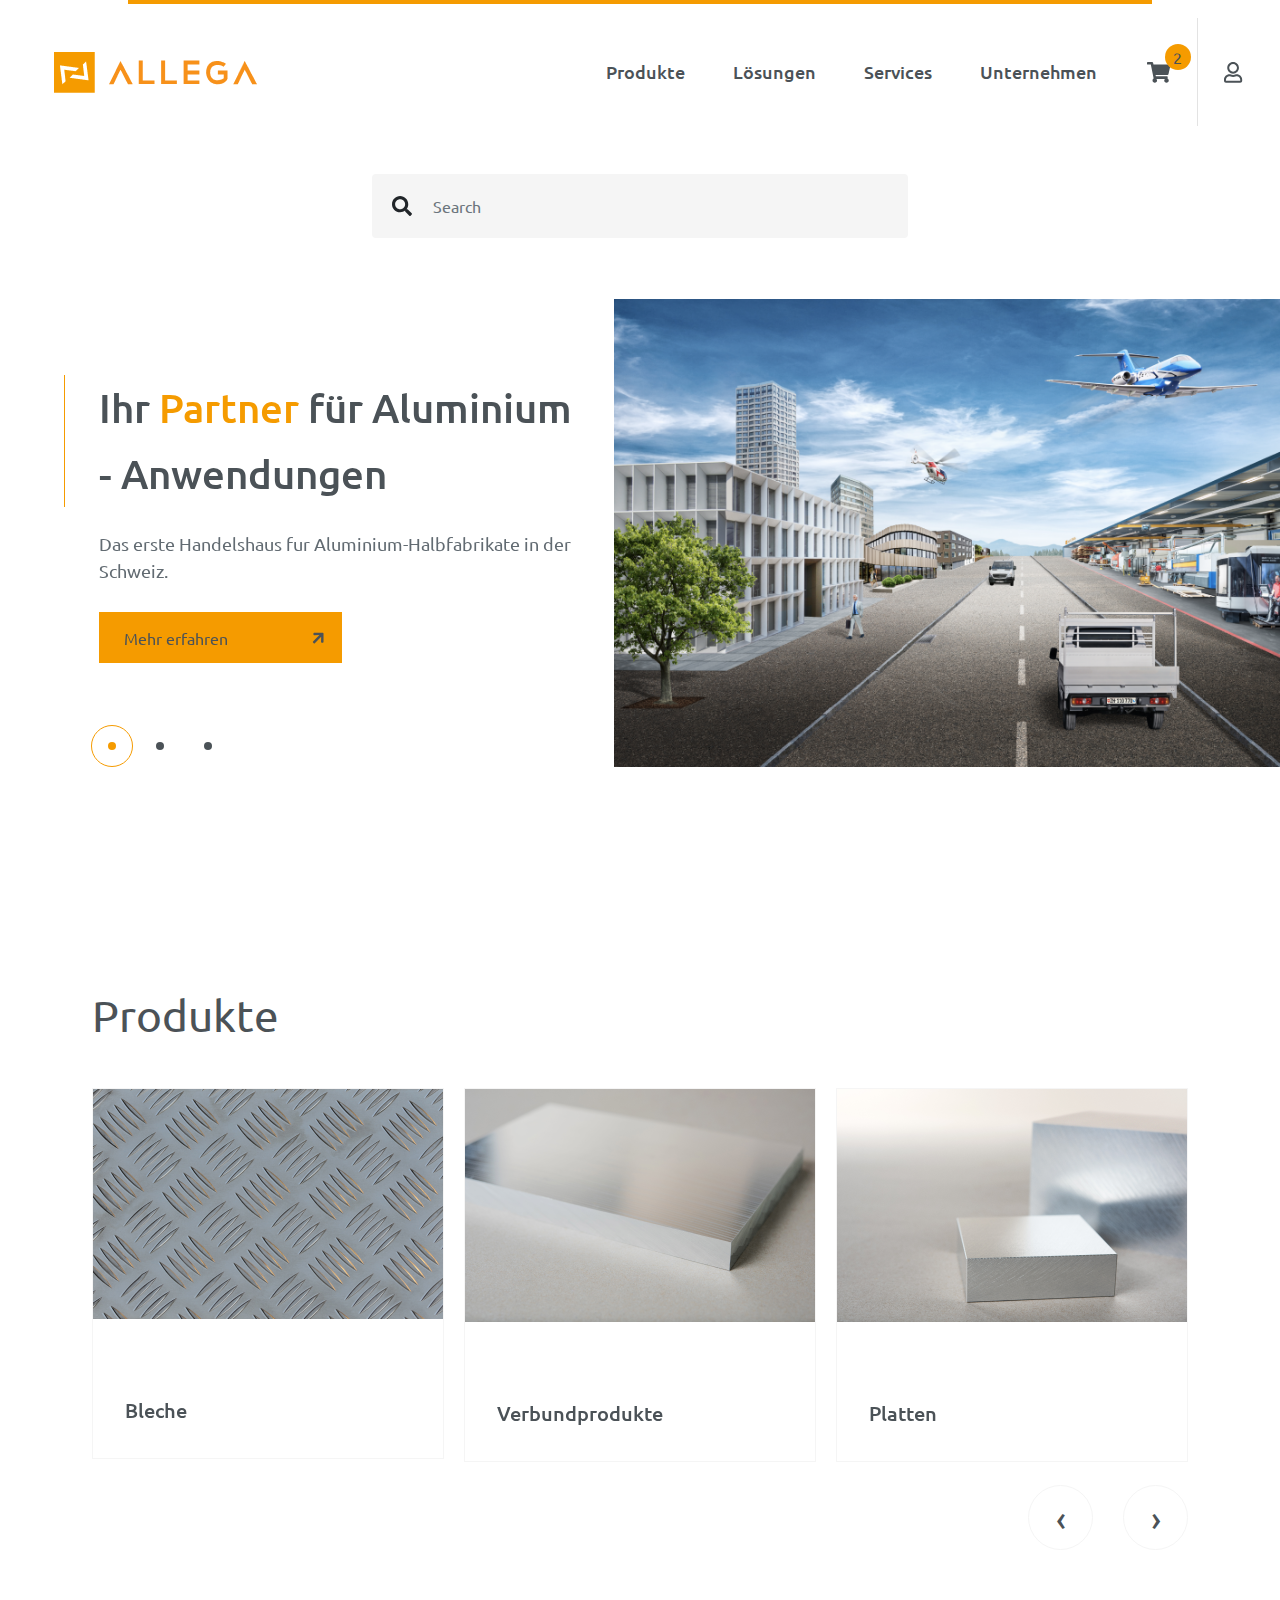
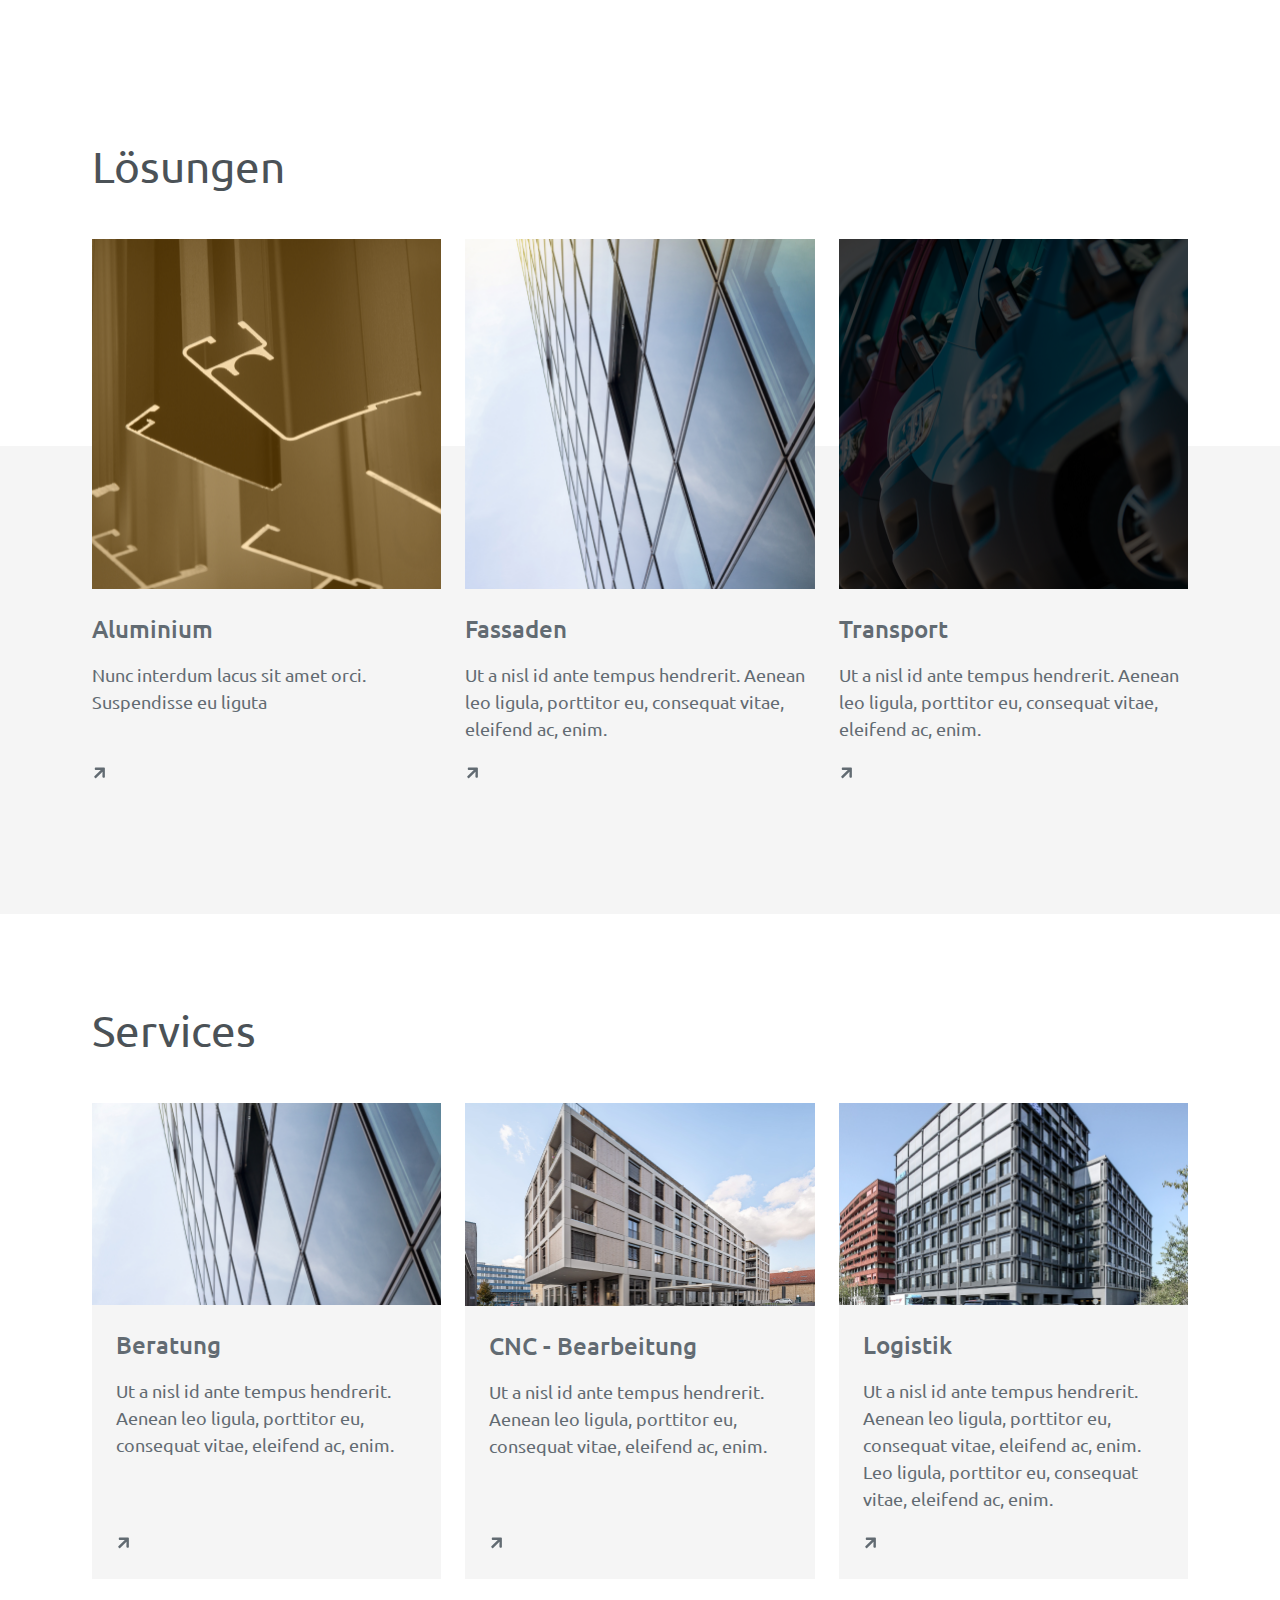
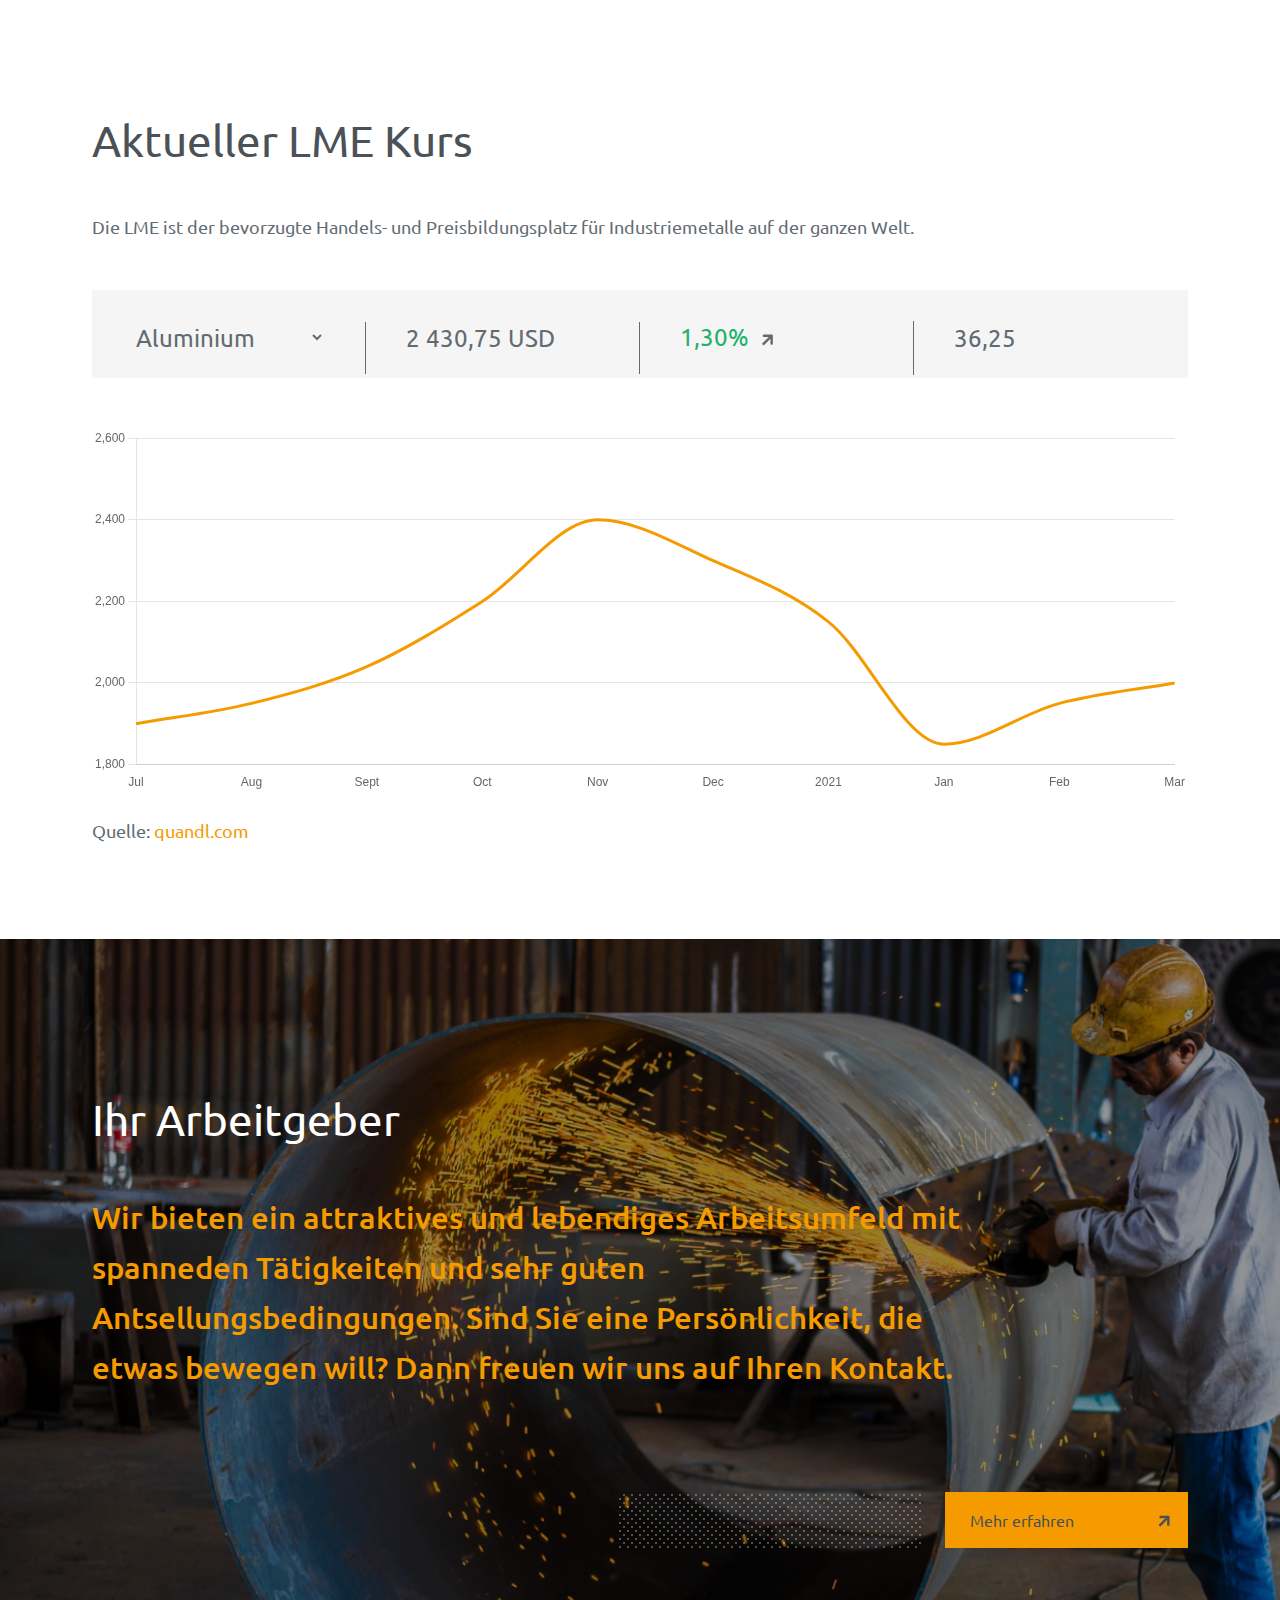
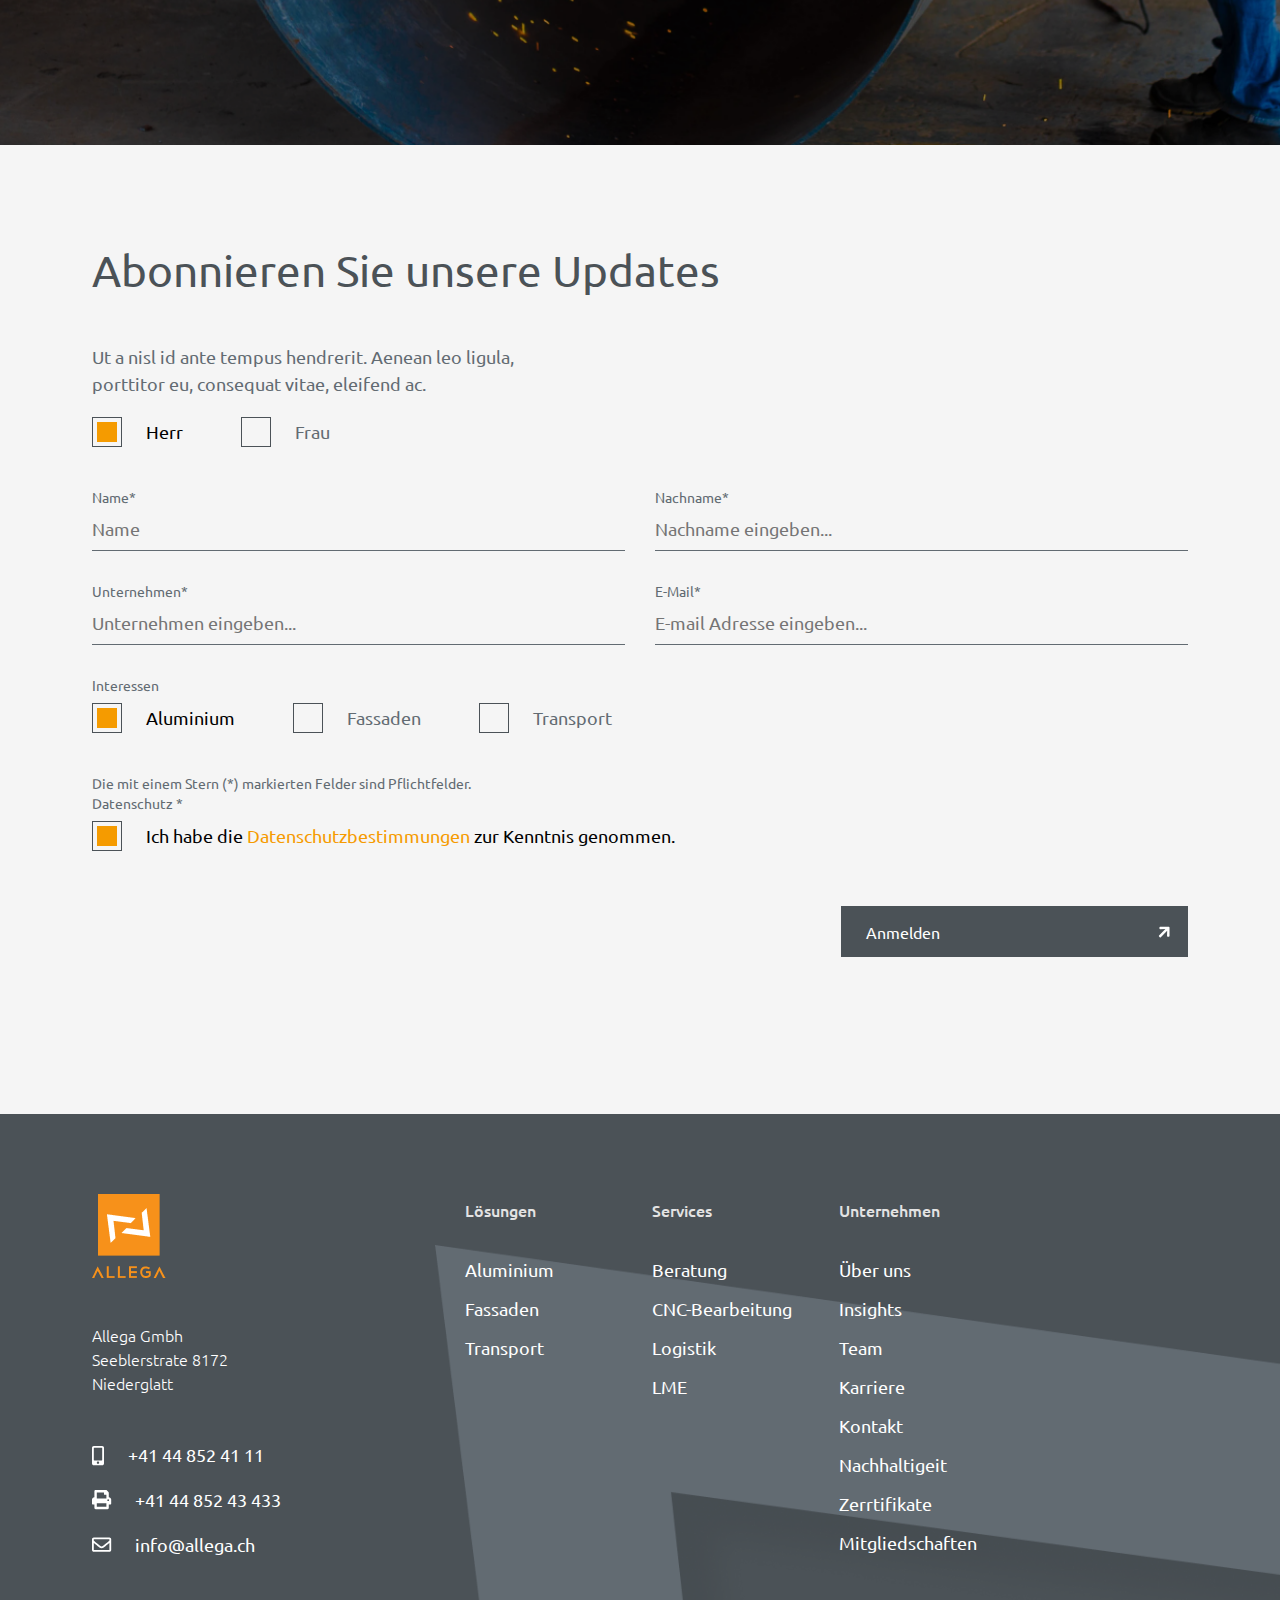
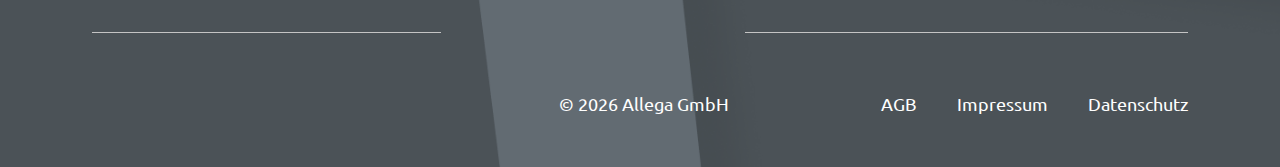
<file: index.html>
<!doctype html><html lang="en"><head><meta charset="UTF-8"/><meta http-equiv="X-UA-Compatible" content="IE=edge"/><meta name="viewport" content="width=device-width,initial-scale=1"/><title>Home</title><script defer="defer" src="js/main.a75c7e9bb957f95e0441.bundle.js"></script><script defer="defer" src="js/app.1a179df355d8e05533ed.bundle.js"></script><link href="./css/app.3865d9b5d76ca7517758.css" rel="stylesheet"></head><body><header class="header"><div class="header-line"></div><nav class="navbar navbar-expand-lg header__navbar"><div class="container-fluid header-container"><a class="navbar-brand header__navbar-brand" href="#"><img src="a4720fe7dc1d8105b351.png" alt="Allega logo"/> </a><button class="navbar-toggler header__navbar-toggler" type="button" data-bs-toggle="collapse" data-bs-target="#navbarNav" aria-controls="navbarNav" aria-expanded="false" aria-label="Toggle navigation"><span class="navbar-toggler-icon"><i class="fas fa-bars"></i></span></button><div class="collapse navbar-collapse justify-content-end" id="navbarNav"><ul class="navbar-nav header__navbar-list"><li class="nav-item header__navbar-item"><a class="nav-link header__navbar-link" aria-current="page" href="./pages/product.html">Produkte</a></li><li class="nav-item header__navbar-item"><a class="nav-link header__navbar-link" href="#">Lösungen</a></li><li class="nav-item header__navbar-item"><a class="nav-link header__navbar-link" href="#">Services</a></li><li class="nav-item header__navbar-item"><a class="nav-link header__navbar-link" href="#">Unternehmen</a></li></ul><ul class="navbar-nav header__cart"><li class="nav-item header__cart-item"><a class="header__cart-link" href="#"><span class="header__cart-icon"><i class="fas fa-shopping-cart"></i></span> <span class="header__cart-count">2</span></a></li><li class="nav-item header__cart-item"><a class="header__cart-link" href="#"><span class="header__cart-userIcon"><i class="far fa-user"></i></span></a></li></ul></div></div></nav><div class="container"><div class="row"><div class="col-sm-3 d-none d-sm-block"></div><div class="col-sm-6"><form action="#" class="header__form"><div class="input-group"><button class="input-group-text header__form-icon" id="inputGroup-sizing-default"><i class="fas fa-search"></i></button> <input type="search" class="form-control header__form-input" aria-label="Sizing example input" aria-describedby="inputGroup-sizing-default" placeholder="Search"></div></form></div><div class="col-lg-3"></div></div></div><div class="hero__slider"><div class="hero__slider-container"><div id="carousel-slider" class="carousel slide" data-bs-ride="carousel"><div class="carousel-indicators"><button type="button" data-bs-target="#carousel-slider" data-bs-slide-to="0" class="active" aria-current="true" aria-label="Slide 1"><span class="carousel-indicators-dots"></span></button> <button type="button" data-bs-target="#carousel-slider" data-bs-slide-to="1" aria-label="Slide 2"><span class="carousel-indicators-dots"></span></button> <button type="button" data-bs-target="#carousel-slider" data-bs-slide-to="2" aria-label="Slide 3"><span class="carousel-indicators-dots"></span></button></div><div class="carousel-inner"><div class="carousel-item active"><div class="hero__slider-wrapper"><div class="hero__slider-text"><div class="hero__slider-content"><h1 class="hero__slider-title">Ihr <span class="secondary-text">Partner</span> für Aluminium - Anwendungen</h1><p class="hero__slider-paragraph">Das erste Handelshaus fur Aluminium-Halbfabrikate in der Schweiz.</p><div class="hero__slider-btn"><button class="btn btn-danger arrow-btn"><span>Mehr erfahren</span> <span class="arrow-btn-icon"><i class="fas fa-arrow-right"></i></span></button></div></div></div><div class="hero__slider-image"><img src="1e1df9cc47ff692cd644.png" alt="AluMfassend"></div></div></div><div class="carousel-item"><div class="hero__slider-wrapper"><div class="hero__slider-text"><div class="hero__slider-content"><h1 class="hero__slider-title">Ihr <span class="secondary-text">Partner</span> für Aluminium - Anwendungen</h1><p class="hero__slider-paragraph">Das erste Handelshaus fur Aluminium-Halbfabrikate in der Schweiz.</p><div class="hero__slider-btn"><button class="btn btn-danger arrow-btn"><span>Mehr erfahren</span> <span class="arrow-btn-icon"><i class="fas fa-arrow-right"></i></span></button></div></div></div><div class="hero__slider-image"><img src="15ec9e47a277f02156cc.png" alt="AluMfassend"></div></div></div><div class="carousel-item"><div class="hero__slider-wrapper"><div class="hero__slider-text"><div class="hero__slider-content"><h1 class="hero__slider-title">Ihr <span class="secondary-text">Partner</span> für Aluminium - Anwendungen</h1><p class="hero__slider-paragraph">Das erste Handelshaus fur Aluminium-Halbfabrikate in der Schweiz.</p><div class="hero__slider-btn"><button class="btn btn-danger arrow-btn"><span>Mehr erfahren</span> <span class="arrow-btn-icon"><i class="fas fa-arrow-right"></i></span></button></div></div></div><div class="hero__slider-image"><img src="499c0610fa073e20545b.png" alt="AluMfassend"></div></div></div></div></div></div><div class="sidebar"><div class="sidebar__item"><div class="sidebar__item-btn"><span class="sidebar__item-icon"><i class="fas fa-shipping-fast"></i> </span><span class="sidebar__item-text">Abholauftrag</span></div><div class="sidebar__item-content"><h4 class="sidebar__item-title">Abholauftrag Allega Verbackungen</h4><p class="sidebar__item-paragraph">Das erste Handelshus fur Aluminium-Halbfabrikate in der Scheiz</p><ul class="sidebar__item-list"><li class="sidebar__item-item">Das erste Handelshus fur Aluminium-Halbfabrikate in der Scheiz</li><li class="sidebar__item-item">Halbfabrikate in der Scheiz</li></ul><button class="btn btn-primary arrow-btn dark-btn"><span>Anmelden</span> <span class="arrow-btn-icon"><i class="fas fa-arrow-right"></i></span></button></div></div><div class="sidebar__item"><div class="sidebar__item-btn"><span class="sidebar__item-icon"><i class="far fa-envelope"></i> </span><span class="sidebar__item-text">Kontakt</span></div><div class="sidebar__item-content"><h4 class="sidebar__item-title">Allega Gmbh Seeblerstrate 8172 Niederglatt</h4><p class="sidebar__item-paragraph">Das erste Handelshus fur Aluminium-Halbfabrikate in der Scheiz</p><ul class="sidebar__item-list sidebar__contact-list"><li class="sidebar__item-item sidebar__contact-item"><a href="#" class="sidebar__contact-link"><span><i class="fas fa-mobile-alt"></i> </span>+41 44 852 41 11</a></li><li class="sidebar__item-item sidebar__contact-item"><a href="#" class="sidebar__contact-link"><span><i class="fas fa-print"></i> </span>+41 44 852 43 433</a></li><li class="sidebar__item-item sidebar__contact-item"><a href="#" class="sidebar__contact-link"><span><i class="far fa-envelope"></i> </span>info@allega.ch</a></li></ul><button class="btn btn-primary arrow-btn dark-btn"><span>Kontakt</span> <span class="arrow-btn-icon"><i class="fas fa-arrow-right"></i></span></button></div></div><div class="sidebar__item"><div class="sidebar__item-btn"><span class="sidebar__item-icon"><i class="far fa-file-alt"></i> </span><span class="sidebar__item-text">Insights</span></div><div class="sidebar__item-content"><h4 class="sidebar__item-title">Abholauftrag Allega Verbackungen</h4><p class="sidebar__item-paragraph">Im Fassaden-Bereich bieten wir Ihnen interessante Lösungen Nutzen Sie die grosse Produktevielfalt an Fassaden- und Displayprodukten für Ihre Projekte.</p><button class="btn btn-primary arrow-btn dark-btn"><span>Anmelden</span> <span class="arrow-btn-icon"><i class="fas fa-arrow-right"></i></span></button></div></div></div></div></header><main><section class="product"><div class="container"><h2>Produkte</h2><div class="row-container"><div class="row"><div class="home-slider owl-carousel owl-theme owl-theme__home" id="produkte-slider"><a href="./pages/product.html" class="bordered__card"><div class="bordered__card-img"><img src="0942403f8df7b53efbaa.png" alt="product 1"></div><div class="bordered__card-content"><h5 class="bordered__card-title">Bleche</h5></div></a><a href="./pages/product.html" class="bordered__card"><div class="bordered__card-img"><img src="f72e47d6da2fff9734ba.png" alt="product 2"></div><div class="bordered__card-content"><h5 class="bordered__card-title">Verbundprodukte</h5></div></a><a href="./pages/product.html" class="bordered__card"><div class="bordered__card-img"><img src="9b8cdf5012127b7b309f.png" alt="product 3"></div><div class="bordered__card-content"><h5 class="bordered__card-title">Platten</h5></div></a><a href="./pages/product.html" class="bordered__card"><div class="bordered__card-img"><img src="0942403f8df7b53efbaa.png" alt="product 4"></div><div class="bordered__card-content"><h5 class="bordered__card-title">Faserzment</h5></div></a><a href="./pages/product.html" class="bordered__card"><div class="bordered__card-img"><img src="f72e47d6da2fff9734ba.png" alt="product 2"></div><div class="bordered__card-content"><h5 class="bordered__card-title">Verbundprodukte</h5></div></a><a href="./pages/product.html" class="bordered__card"><div class="bordered__card-img"><img src="9b8cdf5012127b7b309f.png" alt="product 3"></div><div class="bordered__card-content"><h5 class="bordered__card-title">Platten</h5></div></a><a href="./pages/product.html" class="bordered__card"><div class="bordered__card-img"><img src="0942403f8df7b53efbaa.png" alt="product 4"></div><div class="bordered__card-content"><h5 class="bordered__card-title">Faserzment</h5></div></a></div></div></div></div></section><section class="losungen"><div class="container losungen-container"><h2>Lösungen</h2><div class="row-container"><div class="row"><div class="col-lg-4 col-md-6 col-sm-6 card-container"><a href="#" class="card"><div class="card__image"><img src="624c75caf14c7e1e514a.png" alt="1"></div><div class="card__content"><div class="card__content-link"><h4 class="card__content-title">Aluminium</h4><p class="card__content-description">Nunc interdum lacus sit amet orci. Suspendisse eu liguta</p><div class="card__content-icon"><span class="card__content-iconArrow"><i class="fas fa-arrow-right"></i></span></div></div></div></a></div><div class="col-lg-4 col-md-6 col-sm-6 card-container"><a href="#" class="card"><div class="card__image"><img src="7f5649a76391aa4e347b.png" alt="2"></div><div class="card__content"><div class="card__content-link"><h4 class="card__content-title">Fassaden</h4><p class="card__content-description">Ut a nisl id ante tempus hendrerit. Aenean leo ligula, porttitor eu, consequat vitae, eleifend ac, enim.</p><div class="card__content-icon"><span class="card__content-iconArrow"><i class="fas fa-arrow-right"></i></span></div></div></div></a></div><div class="col-lg-4 col-md-6 col-sm-6"><a href="#" class="card"><div class="card__image"><img src="54202747f9267030c031.png" alt="3"></div><div class="card__content"><div class="card__content-link"><h4 class="card__content-title">Transport</h4><p class="card__content-description">Ut a nisl id ante tempus hendrerit. Aenean leo ligula, porttitor eu, consequat vitae, eleifend ac, enim.</p><div class="card__content-icon"><span class="card__content-iconArrow"><i class="fas fa-arrow-right"></i></span></div></div></div></a></div></div></div></div></section><section class="services"><div class="container"><h2>Services</h2><div class="row-container"><div class="row"><div class="col-lg-4 col-md-6 col-sm-6 card-container"><a href="#" class="card"><div class="card__image"><img src="8f7d869c37185e3509d5.png" alt="1"></div><div class="card__content card__content-background"><div class="card__content-link"><h4 class="card__content-title">Beratung</h4><p class="card__content-description">Ut a nisl id ante tempus hendrerit. Aenean leo ligula, porttitor eu, consequat vitae, eleifend ac, enim.</p><div class="card__content-icon"><span class="card__content-iconArrow"><i class="fas fa-arrow-right"></i></span></div></div></div></a></div><div class="col-lg-4 col-md-6 col-sm-6 card-container"><a href="#" class="card"><div class="card__image"><img src="c461416c9f680241bbbc.png" alt="2"></div><div class="card__content card__content-background"><div class="card__content-link"><h4 class="card__content-title">CNC - Bearbeitung</h4><p class="card__content-description">Ut a nisl id ante tempus hendrerit. Aenean leo ligula, porttitor eu, consequat vitae, eleifend ac, enim.</p><div class="card__content-icon"><span class="card__content-iconArrow"><i class="fas fa-arrow-right"></i></span></div></div></div></a></div><div class="col-lg-4 col-md-6 col-sm-6"><a href="#" class="card"><div class="card__image"><img src="a1ff819cc493f3b6ad5c.png" alt="3"></div><div class="card__content card__content-background"><div class="card__content-link"><h4 class="card__content-title">Logistik</h4><p class="card__content-description">Ut a nisl id ante tempus hendrerit. Aenean leo ligula, porttitor eu, consequat vitae, eleifend ac, enim. Leo ligula, porttitor eu, consequat vitae, eleifend ac, enim.</p><div class="card__content-icon"><span class="card__content-iconArrow"><i class="fas fa-arrow-right"></i></span></div></div></div></a></div></div></div></div></section><section class="chart"><div class="container"><h2>Aktueller LME Kurs</h2><div class="row-container"><p>Die LME ist der bevorzugte Handels- und Preisbildungsplatz für Industriemetalle auf der ganzen Welt.</p><div class="row"><div class="col-12 chart__container"><ul class="chart__header"><li class="chart__header-item"><select class="chart__header-select" aria-label="Default select"><option selected="selected">Aluminium</option><option value="Aluminium">Aluminium</option><option value="Fassaden">Fassaden</option><option value="Transport">Transport</option></select></li><li class="chart__header-item">2 430,75 USD</li><li class="chart__header-item"><span class="chart__header-textGreen">1,30%</span> <span class="chart__header-icon"><i class="fas fa-arrow-right"></i></span></li><li class="chart__header-item">36,25</li></ul><canvas id="line-chart" height="100" class="mb-4"></canvas><p>Quelle: <span class="secondary-text">quandl.com</span></p></div></div></div></div></section><section class="arbeitgeber"><div class="container"><h2 class="arbeitgeber-title">Ihr Arbeitgeber</h2><div class="row-container"><div class="row"><div class="col-md-10"><h3 class="arbeitgeber-description">Wir bieten ein attraktives und lebendiges Arbeitsumfeld mit spanneden Tätigkeiten und sehr guten Antsellungsbedingungen. Sind Sie eine Persönlichkeit, die etwas bewegen will? Dann freuen wir uns auf Ihren Kontakt.</h3></div><div class="col-md-2"></div></div><div class="row"><div class="col-12 d-flex arbeitgeber-buttons"><div class="arbeitgeber-rectangle"><img src="68cd57f7552dd5219853.png" alt="rectangle"></div><button class="btn btn-danger arrow-btn"><span>Mehr erfahren</span> <span class="arrow-btn-icon"><i class="fas fa-arrow-right"></i></span></button></div></div></div></div></section><section class="abonnieren"><div class="container"><h2>Abonnieren Sie unsere Updates</h2><div class="row-container"><div class="row"><div class="col-lg-5 col-md-6 col-sm-8"><p>Ut a nisl id ante tempus hendrerit. Aenean leo ligula, porttitor eu, consequat vitae, eleifend ac.</p></div><div class="col-lg-7 col-md-6 col-sm-4 d-none d-sm-block"></div></div><div class="row"><div class="col-12"><form action="#" class="abonnieren__form"><div class="abonnieren__form-row"><div class="abonnieren__form-checkbox"><input type="checkbox" checked="checked" id="herr"> <label for="herr">Herr</label></div><div class="abonnieren__form-checkbox"><input type="checkbox" id="frau"> <label for="frau">Frau</label></div></div><div class="abonnieren__form-row"><div class="abonnieren__form-input abonnieren__form-space"><label for="name">Name*</label> <input id="name" placeholder="Name" required></div><div class="abonnieren__form-input"><label for="nachname">Nachname*</label> <input id="nachname" placeholder="Nachname eingeben..." required></div><div class="abonnieren__form-input abonnieren__form-space"><label for="unternehmen">Unternehmen*</label> <input id="unternehmen" placeholder="Unternehmen eingeben..." required></div><div class="abonnieren__form-input"><label for="email">E-Mail*</label> <input type="email" id="email" placeholder="E-mail Adresse eingeben..." required></div></div><div class="abonnieren__form-row p-0"><p class="abonnieren__form-subtitle">Interessen</p></div><div class="abonnieren__form-row pt-2"><div class="abonnieren__form-checkbox"><input type="checkbox" checked="checked" id="aluminium"> <label for="aluminium">Aluminium</label></div><div class="abonnieren__form-checkbox"><input type="checkbox" id="fassaden"> <label for="fassaden">Fassaden</label></div><div class="abonnieren__form-checkbox"><input type="checkbox" id="transport"> <label for="transport">Transport</label></div></div><div class="abonnieren__form-row"><p class="abonnieren__form-subtitle">Die mit einem Stern (*) markierten Felder sind Pflichtfelder.</p></div><div class="abonnieren__form-row p-0"><p class="abonnieren__form-subtitle">Datenschutz *</p></div><div class="abonnieren__form-row pt-2"><div class="custom__checkbox"><input type="checkbox" checked="checked" id="ich"> <label for="ich">Ich habe die <span class="secondary-text">Datenschutzbestimmungen</span> zur Kenntnis genommen.</label></div></div><div class="abonnieren__form-btn"><button type="submit" class="btn btn-primary arrow-btn arrow-btn-lg dark-btn"><span>Anmelden</span> <span class="arrow-btn-icon"><i class="fas fa-arrow-right"></i></span></button></div></form></div></div></div></div></section></main><footer class="footer"><div class="container"><div class="row"><div class="col-md-4"><div class="footer__social"><div class="footer__social-logo"><a href="#"><img src="94ee16922def4cd6e26d.png" alt="Allega Logo"></a></div><address class="footer__social-address">Allega Gmbh<br>Seeblerstrate 8172<br>Niederglatt</address><ul class="footer__social-list"><li class="footer__social-item"><a href="#" class="footer__social-link"><span class="footer__social-icon"><i class="fas fa-mobile-alt"></i> </span>+41 44 852 41 11</a></li><li class="footer__social-item"><a href="#" class="footer__social-link"><span class="footer__social-icon"><i class="fas fa-print"></i> </span>+41 44 852 43 433</a></li><li class="footer__social-item"><a href="#" class="footer__social-link"><span class="footer__social-icon"><i class="far fa-envelope"></i> </span>info@allega.ch</a></li></ul></div></div><div class="col-md-2 col-sm-4 col-6"><ul class="footer__list"><h5 class="footer__list-title">Lösungen</h5><li class="footer__list-item"><a class="footer__list-link" href="#">Aluminium</a></li><li class="footer__list-item"><a class="footer__list-link" href="./pages/fassaden.html">Fassaden</a></li><li class="footer__list-item"><a class="footer__list-link" href="#">Transport</a></li></ul></div><div class="col-lg-2 col-md-3 col-sm-4 col-6"><ul class="footer__list"><h5 class="footer__list-title">Services</h5><li class="footer__list-item"><a class="footer__list-link" href="#">Beratung</a></li><li class="footer__list-item"><a class="footer__list-link" href="#">CNC-Bearbeitung</a></li><li class="footer__list-item"><a class="footer__list-link" href="#">Logistik</a></li><li class="footer__list-item"><a class="footer__list-link" href="#">LME</a></li></ul></div><div class="col-lg-4 col-md-3 col-sm-4"><ul class="footer__list"><h5 class="footer__list-title">Unternehmen</h5><li class="footer__list-item"><a class="footer__list-link" href="#">Über uns</a></li><li class="footer__list-item"><a class="footer__list-link" href="#">Insights</a></li><li class="footer__list-item"><a class="footer__list-link" href="#">Team</a></li><li class="footer__list-item"><a class="footer__list-link" href="./pages/career.html">Karriere</a></li><li class="footer__list-item"><a class="footer__list-link" href="#">Kontakt</a></li><li class="footer__list-item"><a class="footer__list-link" href="#">Nachhaltigeit</a></li><li class="footer__list-item"><a class="footer__list-link" href="#">Zerrtifikate</a></li><li class="footer__list-item"><a class="footer__list-link" href="#">Mitgliedschaften</a></li></ul></div></div><div class="row footer__line-wrapper"><div class="col-md-4 d-none d-md-block"><div class="footer-line"></div></div><div class="col-md-3 d-none d-md-block"></div><div class="col-md-5 col-sm-12"><div class="footer-line"></div></div></div><div class="row"><div class="col-lg-5 col-md-4"></div><div class="col-lg-7 col-md-8 footer__copy"><div class="footer__copy-right"><p>&copy; <span id="copy_date">2021</span> Allega GmbH</p></div><ul class="footer__terms"><li class="footer__terms-item"><a class="footer__terms-link" href="#">AGB</a></li><li class="footer__terms-item"><a class="footer__terms-link" href="#">Impressum</a></li><li class="footer__terms-item"><a class="footer__terms-link" href="#">Datenschutz</a></li></ul></div></div></div></footer></body></html>
</file>
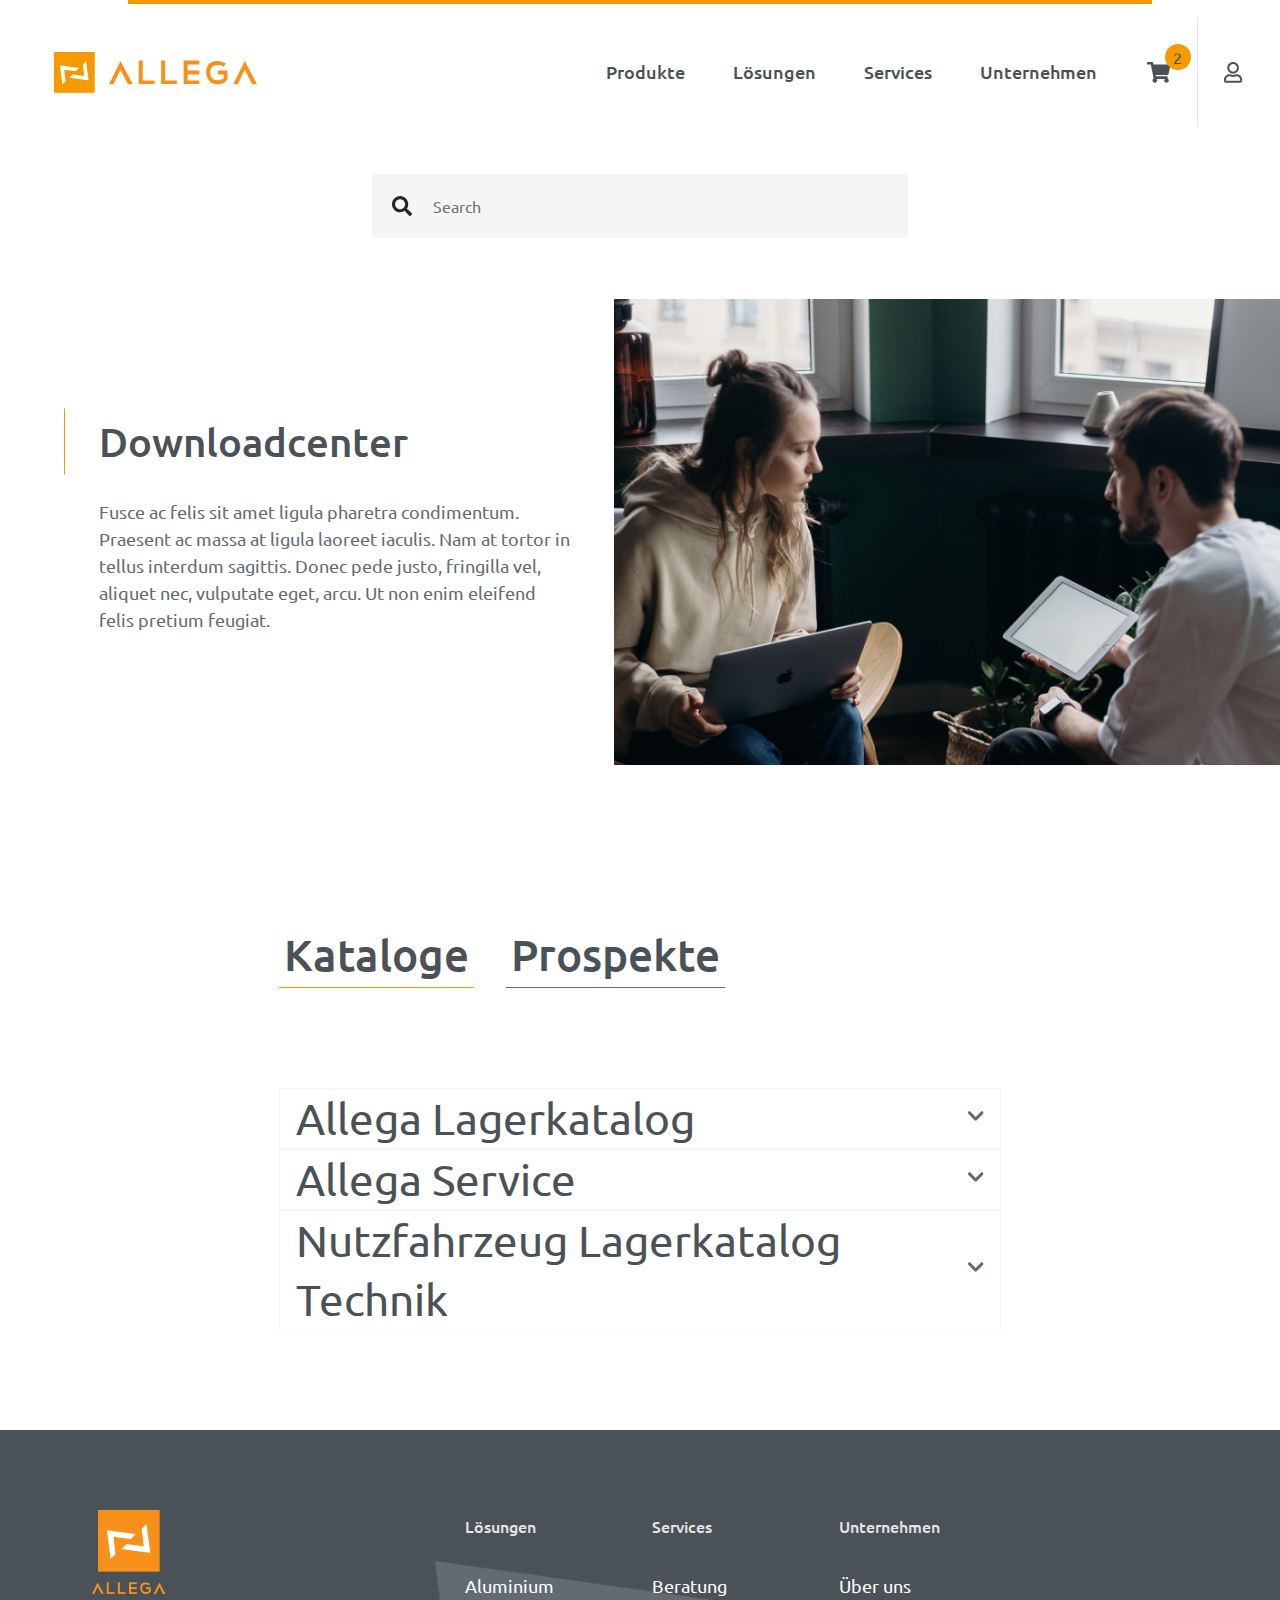
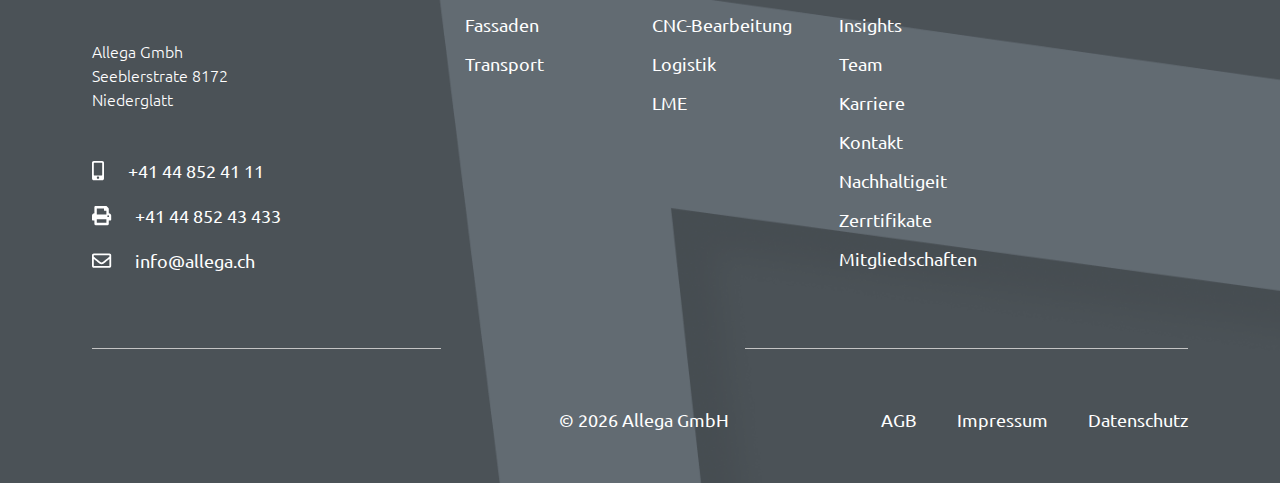
<file: pages/download.html>
<!doctype html><html lang="en"><head><meta charset="UTF-8"/><meta http-equiv="X-UA-Compatible" content="IE=edge"/><meta name="viewport" content="width=device-width,initial-scale=1"/><title>Download Center</title><script defer="defer" src="../js/app.1a179df355d8e05533ed.bundle.js"></script><script defer="defer" src="../js/download.9e97f3ee276df5981944.bundle.js"></script><link href=".././css/app.3865d9b5d76ca7517758.css" rel="stylesheet"></head><body><header class="header"><div class="header-line"></div><nav class="navbar navbar-expand-lg header__navbar"><div class="container-fluid header-container"><a class="navbar-brand header__navbar-brand" href="./../index.html"><img src="../a4720fe7dc1d8105b351.png" alt="Allega logo"/> </a><button class="navbar-toggler header__navbar-toggler" type="button" data-bs-toggle="collapse" data-bs-target="#navbarNav" aria-controls="navbarNav" aria-expanded="false" aria-label="Toggle navigation"><span class="navbar-toggler-icon"><i class="fas fa-bars"></i></span></button><div class="collapse navbar-collapse justify-content-end" id="navbarNav"><ul class="navbar-nav header__navbar-list"><li class="nav-item header__navbar-item"><a class="nav-link header__navbar-link" aria-current="page" href="./product.html">Produkte</a></li><li class="nav-item header__navbar-item"><a class="nav-link header__navbar-link" href="#">Lösungen</a></li><li class="nav-item header__navbar-item"><a class="nav-link header__navbar-link" href="#">Services</a></li><li class="nav-item header__navbar-item"><a class="nav-link header__navbar-link" href="#">Unternehmen</a></li></ul><ul class="navbar-nav header__cart"><li class="nav-item header__cart-item"><a class="header__cart-link" href="#"><span class="header__cart-icon"><i class="fas fa-shopping-cart"></i></span> <span class="header__cart-count">2</span></a></li><li class="nav-item header__cart-item"><a class="header__cart-link" href="#"><span class="header__cart-userIcon"><i class="far fa-user"></i></span></a></li></ul></div></div></nav><div class="container"><div class="row"><div class="col-sm-3 d-none d-sm-block"></div><div class="col-sm-6"><form action="#" class="header__form"><div class="input-group"><button class="input-group-text header__form-icon" id="inputGroup-sizing-default"><i class="fas fa-search"></i></button> <input type="search" class="form-control header__form-input" aria-label="Sizing example input" aria-describedby="inputGroup-sizing-default" placeholder="Search"></div></form></div><div class="col-lg-3"></div></div></div><div class="hero"><div class="hero__text"><div class="hero__text-content"><h1 class="hero__text-title">Downloadcenter</h1><p class="hero__text-paragraph">Fusce ac felis sit amet ligula pharetra condimentum. Praesent ac massa at ligula laoreet iaculis. Nam at tortor in tellus interdum sagittis. Donec pede justo, fringilla vel, aliquet nec, vulputate eget, arcu. Ut non enim eleifend felis pretium feugiat.</p></div></div><div class="hero__image"><img src="../6dbd2b80eaed2b998350.png" alt="career"></div></div></header><main><section class="download-tabs"><div class="container"><div class="row"><div class="col-md-2 d-none d-md-block"></div><div class="col-md-8 col-sm-12 tabs-container"><ul id="download-tab" class="tabs"><li class="tabs__list"><button type="button" class="tabs__list-btn active" data-id="tab1">Kataloge</button></li><li class="tabs__list"><button type="button" class="tabs__list-btn" data-id="tab2">Prospekte</button></li></ul><div class="tabs__container"><div class="tabs__container-content tabs__container-active" id="tab1"><div class="accordion accordion-flush" id="download-accordion"><div class="accordion-item"><h2 class="accordion-header" id="flush-headingOne"><button class="accordion-button collapsed" type="button" data-bs-toggle="collapse" data-bs-target="#flush-collapseOne" aria-expanded="false" aria-controls="flush-collapseOne">Allega Lagerkatalog</button></h2><div id="flush-collapseOne" class="accordion-collapse collapse" aria-labelledby="flush-headingOne" data-bs-parent="#download-accordion"><div class="accordion-body"><ul class="downloads__list"><li class="downloads__list-item"><a href="#" class="downloads__list-link"><div class="downloads__list-iconLeft"><i class="fas fa-file-pdf"></i></div><div class="downloads__list-content"><p class="downloads__list-size">2.25 MB</p><div class="downloads__list-text"><h4 class="downloads__list-title">Allega Fassadenkatalog</h4><span class="downloads__list-iconRight"><i class="fas fa-download"></i></span></div></div></a></li><li class="downloads__list-item"><a href="#" class="downloads__list-link"><div class="downloads__list-iconLeft"><i class="fas fa-file-pdf"></i></div><div class="downloads__list-content"><p class="downloads__list-size">2.25 MB</p><div class="downloads__list-text"><h4 class="downloads__list-title">ALUCOBOND® Farbkarten</h4><span class="downloads__list-iconRight"><i class="fas fa-download"></i></span></div></div></a></li><li class="downloads__list-item"><a href="#" class="downloads__list-link"><div class="downloads__list-iconLeft"><i class="fas fa-file-pdf"></i></div><div class="downloads__list-content"><p class="downloads__list-size">2.25 MB</p><div class="downloads__list-text"><h4 class="downloads__list-title">ALUCOBOND® FORMS & ELEMENTS</h4><span class="downloads__list-iconRight"><i class="fas fa-download"></i></span></div></div></a></li></ul></div></div></div><div class="accordion-item"><h2 class="accordion-header" id="flush-headingTwo"><button class="accordion-button collapsed" type="button" data-bs-toggle="collapse" data-bs-target="#flush-collapseTwo" aria-expanded="false" aria-controls="flush-collapseTwo">Allega Service</button></h2><div id="flush-collapseTwo" class="accordion-collapse collapse" aria-labelledby="flush-headingTwo" data-bs-parent="#download-accordion"><div class="accordion-body"><ul class="downloads__list"><li class="downloads__list-item"><a href="#" class="downloads__list-link"><div class="downloads__list-iconLeft"><i class="fas fa-file-pdf"></i></div><div class="downloads__list-content"><p class="downloads__list-size">2.25 MB</p><div class="downloads__list-text"><h4 class="downloads__list-title">Allega Fassadenkatalog</h4><span class="downloads__list-iconRight"><i class="fas fa-download"></i></span></div></div></a></li><li class="downloads__list-item"><a href="#" class="downloads__list-link"><div class="downloads__list-iconLeft"><i class="fas fa-file-pdf"></i></div><div class="downloads__list-content"><p class="downloads__list-size">2.25 MB</p><div class="downloads__list-text"><h4 class="downloads__list-title">ALUCOBOND® Farbkarten</h4><span class="downloads__list-iconRight"><i class="fas fa-download"></i></span></div></div></a></li><li class="downloads__list-item"><a href="#" class="downloads__list-link"><div class="downloads__list-iconLeft"><i class="fas fa-file-pdf"></i></div><div class="downloads__list-content"><p class="downloads__list-size">2.25 MB</p><div class="downloads__list-text"><h4 class="downloads__list-title">ALUCOBOND® FORMS & ELEMENTS</h4><span class="downloads__list-iconRight"><i class="fas fa-download"></i></span></div></div></a></li></ul></div></div></div><div class="accordion-item"><h2 class="accordion-header" id="flush-headingThree"><button class="accordion-button collapsed" type="button" data-bs-toggle="collapse" data-bs-target="#flush-collapseThree" aria-expanded="false" aria-controls="flush-collapseThree">Nutzfahrzeug Lagerkatalog Technik</button></h2><div id="flush-collapseThree" class="accordion-collapse collapse" aria-labelledby="flush-headingThree" data-bs-parent="#download-accordion"><div class="accordion-body"><ul class="downloads__list"><li class="downloads__list-item"><a href="#" class="downloads__list-link"><div class="downloads__list-iconLeft"><i class="fas fa-file-pdf"></i></div><div class="downloads__list-content"><p class="downloads__list-size">2.25 MB</p><div class="downloads__list-text"><h4 class="downloads__list-title">Allega Fassadenkatalog</h4><span class="downloads__list-iconRight"><i class="fas fa-download"></i></span></div></div></a></li><li class="downloads__list-item"><a href="#" class="downloads__list-link"><div class="downloads__list-iconLeft"><i class="fas fa-file-pdf"></i></div><div class="downloads__list-content"><p class="downloads__list-size">2.25 MB</p><div class="downloads__list-text"><h4 class="downloads__list-title">ALUCOBOND® Farbkarten</h4><span class="downloads__list-iconRight"><i class="fas fa-download"></i></span></div></div></a></li><li class="downloads__list-item"><a href="#" class="downloads__list-link"><div class="downloads__list-iconLeft"><i class="fas fa-file-pdf"></i></div><div class="downloads__list-content"><p class="downloads__list-size">2.25 MB</p><div class="downloads__list-text"><h4 class="downloads__list-title">ALUCOBOND® FORMS & ELEMENTS</h4><span class="downloads__list-iconRight"><i class="fas fa-download"></i></span></div></div></a></li></ul></div></div></div></div></div><div class="tabs__container-content" id="tab2"><h2>Content will be added.</h2></div></div></div><div class="col-md-2 d-none d-md-block"></div></div></div></section></main><footer class="footer"><div class="container"><div class="row"><div class="col-md-4"><div class="footer__social"><div class="footer__social-logo"><a href="./../index.html"><img src="../94ee16922def4cd6e26d.png" alt="Allega Logo"></a></div><address class="footer__social-address">Allega Gmbh<br>Seeblerstrate 8172<br>Niederglatt</address><ul class="footer__social-list"><li class="footer__social-item"><a href="#" class="footer__social-link"><span class="footer__social-icon"><i class="fas fa-mobile-alt"></i> </span>+41 44 852 41 11</a></li><li class="footer__social-item"><a href="#" class="footer__social-link"><span class="footer__social-icon"><i class="fas fa-print"></i> </span>+41 44 852 43 433</a></li><li class="footer__social-item"><a href="#" class="footer__social-link"><span class="footer__social-icon"><i class="far fa-envelope"></i> </span>info@allega.ch</a></li></ul></div></div><div class="col-md-2 col-sm-4 col-6"><ul class="footer__list"><h5 class="footer__list-title">Lösungen</h5><li class="footer__list-item"><a class="footer__list-link" href="#">Aluminium</a></li><li class="footer__list-item"><a class="footer__list-link" href="./fassaden.html">Fassaden</a></li><li class="footer__list-item"><a class="footer__list-link" href="#">Transport</a></li></ul></div><div class="col-lg-2 col-md-3 col-sm-4 col-6"><ul class="footer__list"><h5 class="footer__list-title">Services</h5><li class="footer__list-item"><a class="footer__list-link" href="#">Beratung</a></li><li class="footer__list-item"><a class="footer__list-link" href="#">CNC-Bearbeitung</a></li><li class="footer__list-item"><a class="footer__list-link" href="#">Logistik</a></li><li class="footer__list-item"><a class="footer__list-link" href="#">LME</a></li></ul></div><div class="col-lg-4 col-md-3 col-sm-4"><ul class="footer__list"><h5 class="footer__list-title">Unternehmen</h5><li class="footer__list-item"><a class="footer__list-link" href="#">Über uns</a></li><li class="footer__list-item"><a class="footer__list-link" href="#">Insights</a></li><li class="footer__list-item"><a class="footer__list-link" href="#">Team</a></li><li class="footer__list-item"><a class="footer__list-link" href="./career-detail.html">Karriere</a></li><li class="footer__list-item"><a class="footer__list-link" href="#">Kontakt</a></li><li class="footer__list-item"><a class="footer__list-link" href="#">Nachhaltigeit</a></li><li class="footer__list-item"><a class="footer__list-link" href="#">Zerrtifikate</a></li><li class="footer__list-item"><a class="footer__list-link" href="#">Mitgliedschaften</a></li></ul></div></div><div class="row footer__line-wrapper"><div class="col-md-4 d-none d-md-block"><div class="footer-line"></div></div><div class="col-md-3 d-none d-md-block"></div><div class="col-md-5 col-sm-12"><div class="footer-line"></div></div></div><div class="row"><div class="col-lg-5 col-md-4"></div><div class="col-lg-7 col-md-8 footer__copy"><div class="footer__copy-right"><p>&copy; <span id="copy_date">2021</span> Allega GmbH</p></div><ul class="footer__terms"><li class="footer__terms-item"><a class="footer__terms-link" href="#">AGB</a></li><li class="footer__terms-item"><a class="footer__terms-link" href="#">Impressum</a></li><li class="footer__terms-item"><a class="footer__terms-link" href="#">Datenschutz</a></li></ul></div></div></div></footer></body></html>
</file>
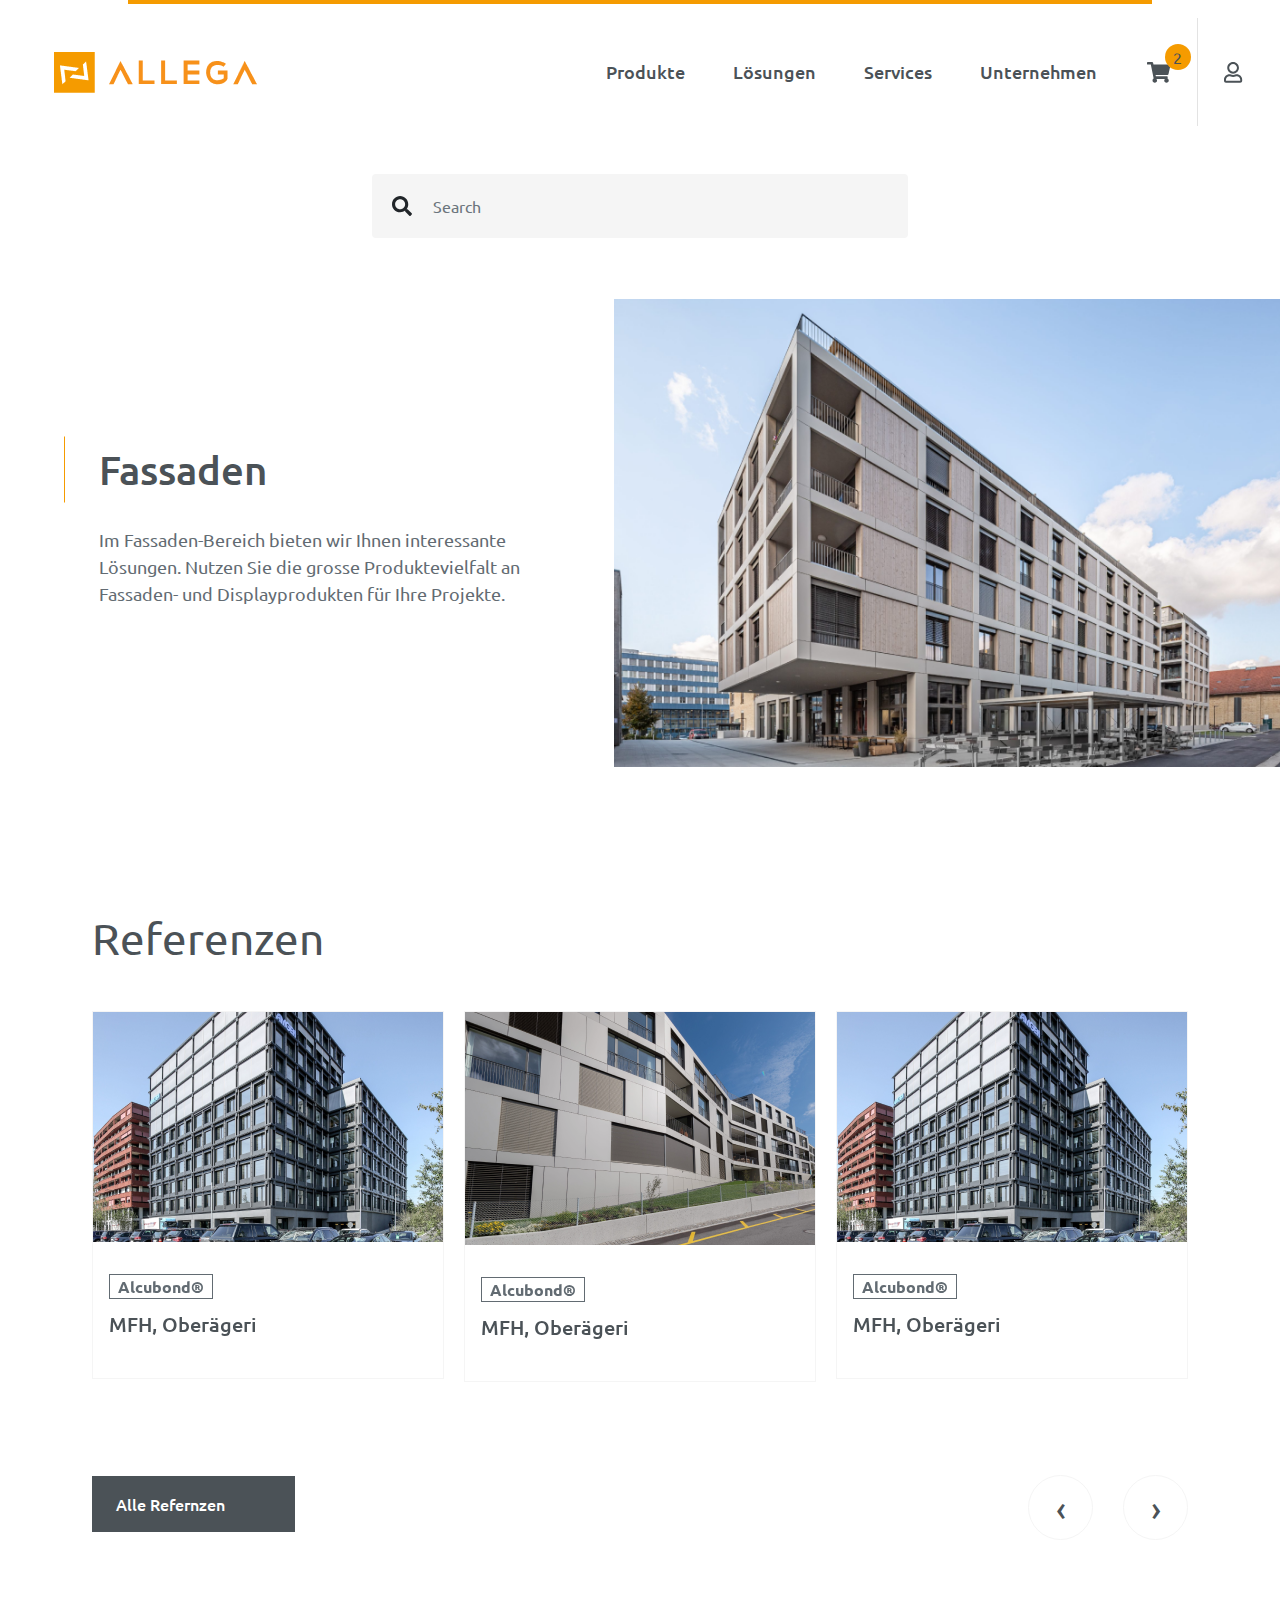
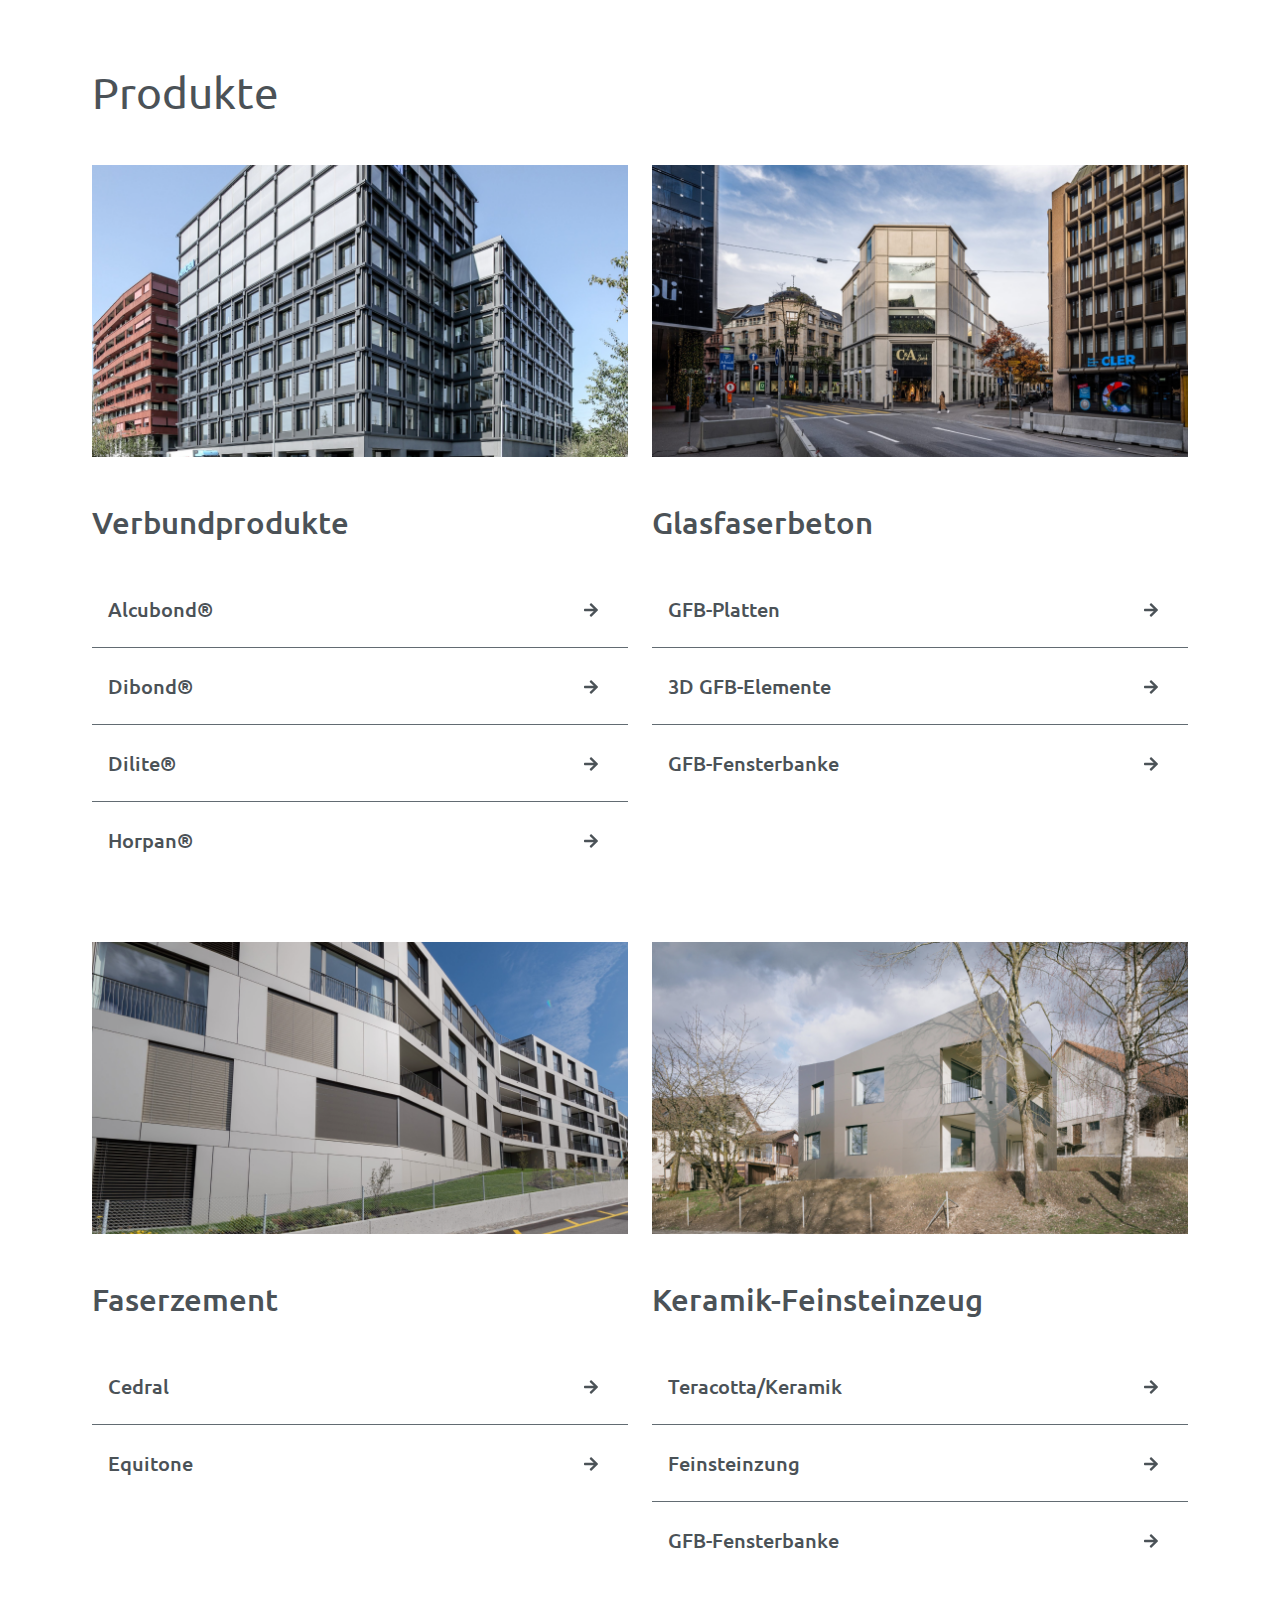
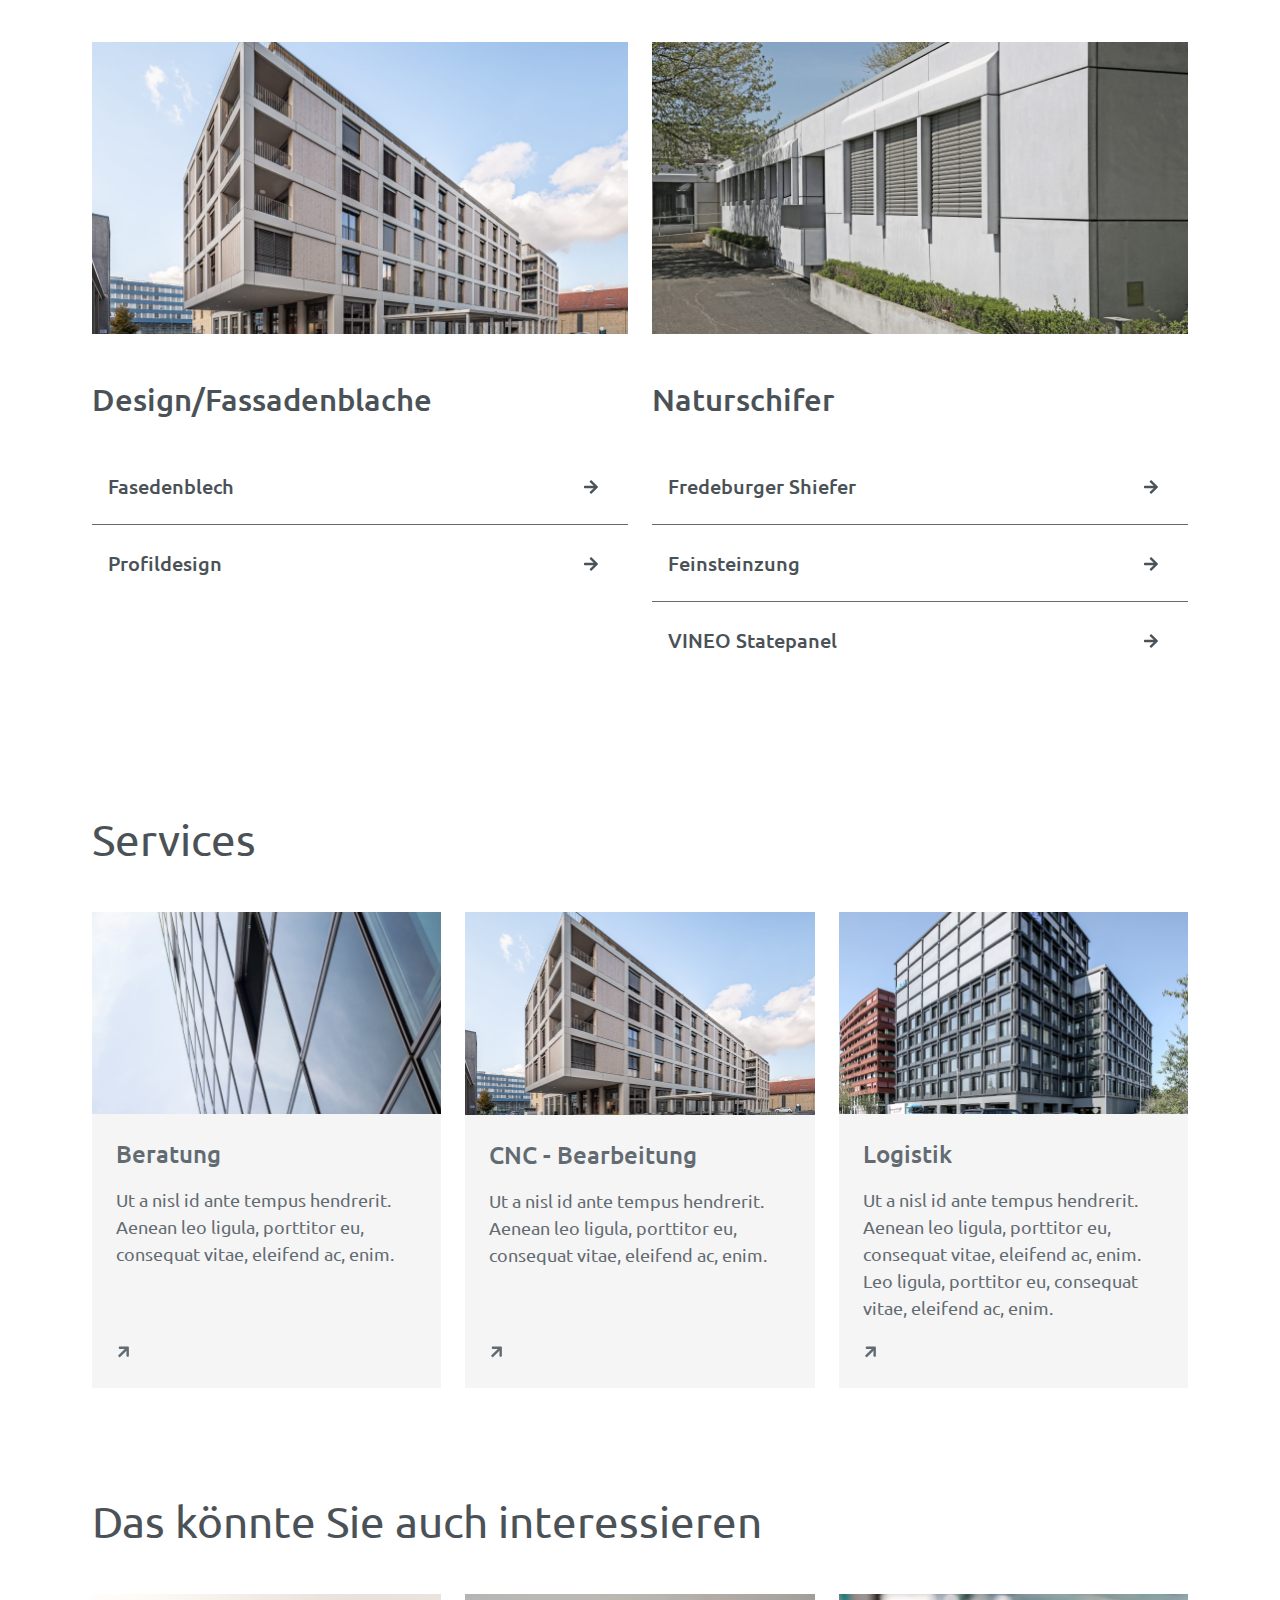
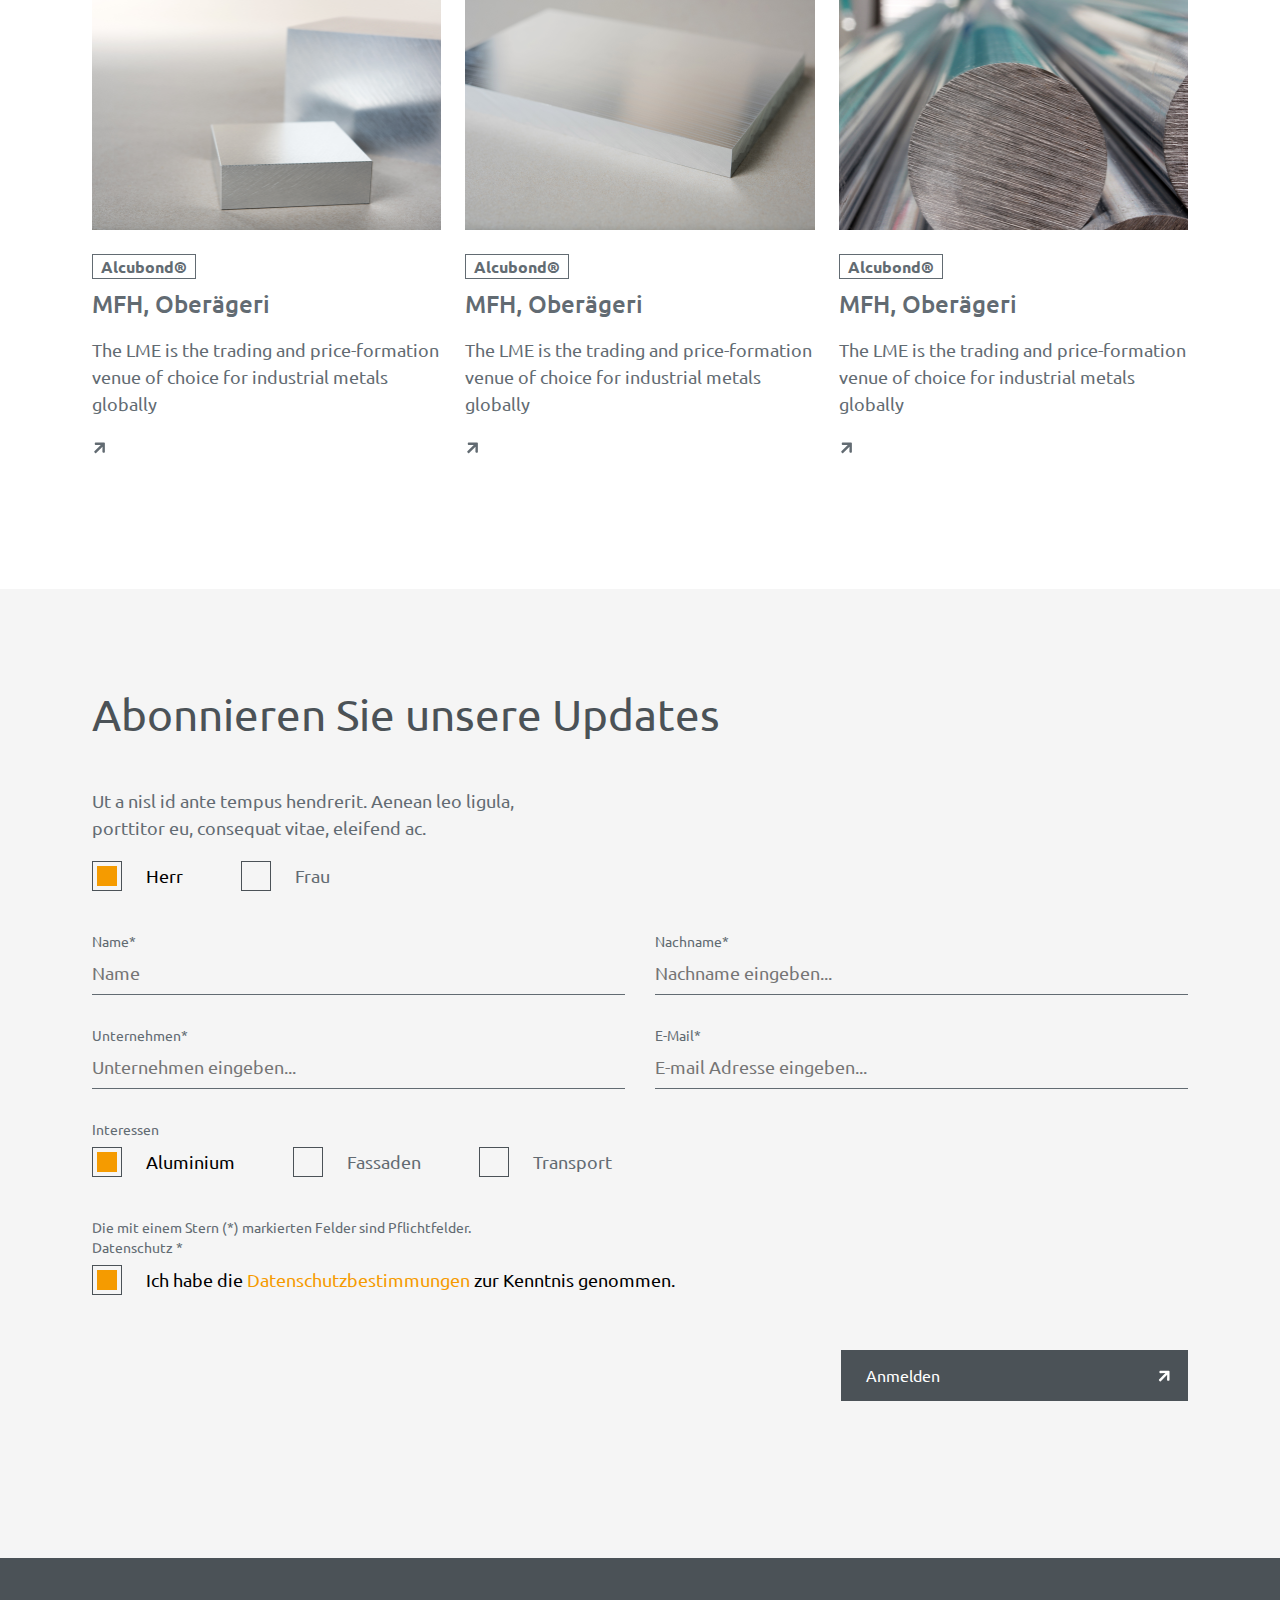
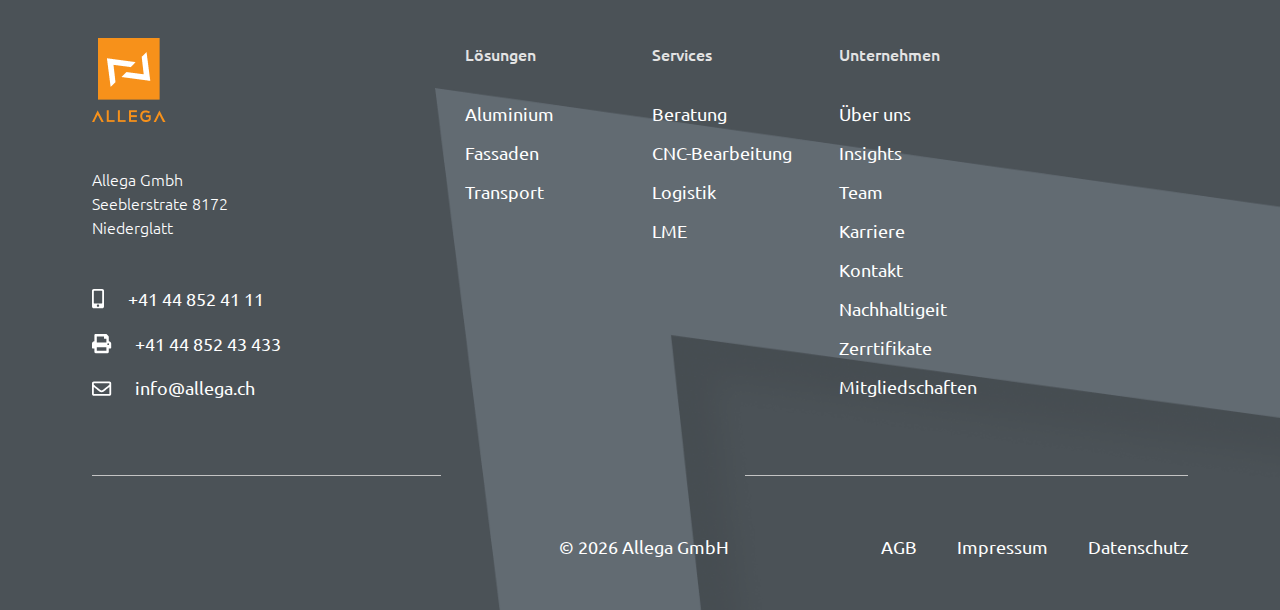
<file: pages/fassaden.html>
<!doctype html><html lang="en"><head><meta charset="UTF-8"/><meta http-equiv="X-UA-Compatible" content="IE=edge"/><meta name="viewport" content="width=device-width,initial-scale=1"/><title>fassaden</title><script defer="defer" src="../js/app.1a179df355d8e05533ed.bundle.js"></script><script defer="defer" src="../js/fassaden.fc93a64cd5ae75711f3a.bundle.js"></script><link href=".././css/app.3865d9b5d76ca7517758.css" rel="stylesheet"></head><body><header class="header"><div class="header-line"></div><nav class="navbar navbar-expand-lg header__navbar"><div class="container-fluid header-container"><a class="navbar-brand header__navbar-brand" href="./../index.html"><img src="../a4720fe7dc1d8105b351.png" alt="Allega logo"/> </a><button class="navbar-toggler header__navbar-toggler" type="button" data-bs-toggle="collapse" data-bs-target="#navbarNav" aria-controls="navbarNav" aria-expanded="false" aria-label="Toggle navigation"><span class="navbar-toggler-icon"><i class="fas fa-bars"></i></span></button><div class="collapse navbar-collapse justify-content-end" id="navbarNav"><ul class="navbar-nav header__navbar-list"><li class="nav-item header__navbar-item"><a class="nav-link header__navbar-link" aria-current="page" href="./product.html">Produkte</a></li><li class="nav-item header__navbar-item"><a class="nav-link header__navbar-link" href="#">Lösungen</a></li><li class="nav-item header__navbar-item"><a class="nav-link header__navbar-link" href="#">Services</a></li><li class="nav-item header__navbar-item"><a class="nav-link header__navbar-link" href="#">Unternehmen</a></li></ul><ul class="navbar-nav header__cart"><li class="nav-item header__cart-item"><a class="header__cart-link" href="#"><span class="header__cart-icon"><i class="fas fa-shopping-cart"></i></span> <span class="header__cart-count">2</span></a></li><li class="nav-item header__cart-item"><a class="header__cart-link" href="#"><span class="header__cart-userIcon"><i class="far fa-user"></i></span></a></li></ul></div></div></nav><div class="container"><div class="row"><div class="col-sm-3 d-none d-sm-block"></div><div class="col-sm-6"><form action="#" class="header__form"><div class="input-group"><button class="input-group-text header__form-icon" id="inputGroup-sizing-default"><i class="fas fa-search"></i></button> <input type="search" class="form-control header__form-input" aria-label="Sizing example input" aria-describedby="inputGroup-sizing-default" placeholder="Search"></div></form></div><div class="col-lg-3"></div></div></div><div class="hero"><div class="hero__text"><div class="hero__text-content"><h1 class="hero__text-title">Fassaden</h1><p class="hero__text-paragraph">Im Fassaden-Bereich bieten wir Ihnen interessante Lösungen. Nutzen Sie die grosse Produktevielfalt an Fassaden- und Displayprodukten für Ihre Projekte.</p></div></div><div class="hero__image"><img src="../499c0610fa073e20545b.png" alt="Fassaden"></div></div></header><main><section class="referenzen"><div class="container"><h2>Referenzen</h2><div class="row-container"><div class="row"><div class="col-12 slider"><div class="slider_container owl-carousel owl-theme" id="fassaden-slider"><a href="#" class="bordered__card"><div class="bordered__card-img"><img src="../438561c206a5a98bf03c.png" alt="regerenzen 1"></div><div class="bordered__card-footer"><p class="bordered__card-footerParagraph">Alcubond®</p><h5 class="bordered__card-footerTitle">MFH, Oberägeri</h5></div></a><a href="#" class="bordered__card"><div class="bordered__card-img"><img src="../819e56d2851005eaa97b.png" alt="regerenzen 2"></div><div class="bordered__card-footer"><p class="bordered__card-footerParagraph">Alcubond®</p><h5 class="bordered__card-footerTitle">MFH, Oberägeri</h5></div></a><a href="#" class="bordered__card"><div class="bordered__card-img"><img src="../438561c206a5a98bf03c.png" alt="regerenzen 3"></div><div class="bordered__card-footer"><p class="bordered__card-footerParagraph">Alcubond®</p><h5 class="bordered__card-footerTitle">MFH, Oberägeri</h5></div></a><a href="#" class="bordered__card"><div class="bordered__card-img"><img src="../438561c206a5a98bf03c.png" alt="regerenzen 1"></div><div class="bordered__card-footer"><p class="bordered__card-footerParagraph">Alcubond®</p><h5 class="bordered__card-footerTitle">MFH, Oberägeri</h5></div></a><a href="#" class="bordered__card"><div class="bordered__card-img"><img src="../819e56d2851005eaa97b.png" alt="regerenzen 2"></div><div class="bordered__card-footer"><p class="bordered__card-footerParagraph">Alcubond®</p><h5 class="bordered__card-footerTitle">MFH, Oberägeri</h5></div></a><a href="#" class="bordered__card"><div class="bordered__card-img"><img src="../438561c206a5a98bf03c.png" alt="regerenzen 3"></div><div class="bordered__card-footer"><p class="bordered__card-footerParagraph">Alcubond®</p><h5 class="bordered__card-footerTitle">MFH, Oberägeri</h5></div></a></div><div class="col-12 slider-btn"><button type="button" class="btn btn-primary btn__primary-custom">Alle Refernzen</button></div></div></div></div></div></section><section class="produkte"><div class="container"><h2>Produkte</h2><div class="row-container"><div class="row"><div class="col-md-6 produkte__cards-wrapper"><div class="produkte__card"><div class="produkte__card-image"><img src="../445458fa81d6376fb4f6.png" alt="1"></div><div class="produkte__card-content"><h3 class="produkte__card-title">Verbundprodukte</h3><ul class="produkte__card-list"><li class="produkte__card-item"><a href="#" class="produkte__card-link"><span>Alcubond®</span> <span class="produkte__card-icon"><i class="fas fa-arrow-right"></i></span></a></li><li class="produkte__card-item"><a href="#" class="produkte__card-link"><span>Dibond®</span> <span class="produkte__card-icon"><i class="fas fa-arrow-right"></i></span></a></li><li class="produkte__card-item"><a href="#" class="produkte__card-link"><span>Dilite®</span> <span class="produkte__card-icon"><i class="fas fa-arrow-right"></i></span></a></li><li class="produkte__card-item"><a href="#" class="produkte__card-link"><span>Horpan®</span> <span class="produkte__card-icon"><i class="fas fa-arrow-right"></i></span></a></li></ul></div></div></div><div class="col-md-6 produkte__cards-wrapper"><div class="produkte__card"><div class="produkte__card-image"><img src="../722a977615ccec2df8fa.png" alt="2"></div><div class="produkte__card-content"><h3 class="produkte__card-title">Glasfaserbeton</h3><ul class="produkte__card-list"><li class="produkte__card-item"><a href="#" class="produkte__card-link"><span>GFB-Platten</span> <span class="produkte__card-icon"><i class="fas fa-arrow-right"></i></span></a></li><li class="produkte__card-item"><a href="#" class="produkte__card-link"><span>3D GFB-Elemente</span> <span class="produkte__card-icon"><i class="fas fa-arrow-right"></i></span></a></li><li class="produkte__card-item"><a href="#" class="produkte__card-link"><span>GFB-Fensterbanke</span> <span class="produkte__card-icon"><i class="fas fa-arrow-right"></i></span></a></li></ul></div></div></div><div class="col-md-6 produkte__cards-wrapper"><div class="produkte__card"><div class="produkte__card-image"><img src="../355ae9681db3c3a0768d.png" alt="3"></div><div class="produkte__card-content"><h3 class="produkte__card-title">Faserzement</h3><ul class="produkte__card-list"><li class="produkte__card-item"><a href="#" class="produkte__card-link"><span>Cedral</span> <span class="produkte__card-icon"><i class="fas fa-arrow-right"></i></span></a></li><li class="produkte__card-item"><a href="#" class="produkte__card-link"><span>Equitone</span> <span class="produkte__card-icon"><i class="fas fa-arrow-right"></i></span></a></li></ul></div></div></div><div class="col-md-6 produkte__cards-wrapper"><div class="produkte__card"><div class="produkte__card-image"><img src="../023b31c2f0207aeeee9e.png" alt="4"></div><div class="produkte__card-content"><h3 class="produkte__card-title">Keramik-Feinsteinzeug</h3><ul class="produkte__card-list"><li class="produkte__card-item"><a href="#" class="produkte__card-link"><span>Teracotta/Keramik</span> <span class="produkte__card-icon"><i class="fas fa-arrow-right"></i></span></a></li><li class="produkte__card-item"><a href="#" class="produkte__card-link"><span>Feinsteinzung</span> <span class="produkte__card-icon"><i class="fas fa-arrow-right"></i></span></a></li><li class="produkte__card-item"><a href="#" class="produkte__card-link"><span>GFB-Fensterbanke</span> <span class="produkte__card-icon"><i class="fas fa-arrow-right"></i></span></a></li></ul></div></div></div><div class="col-md-6 produkte__cards-wrapper"><div class="produkte__card"><div class="produkte__card-image"><img src="../faca18b17b8f90c5d75c.png" alt="5"></div><div class="produkte__card-content"><h3 class="produkte__card-title">Design/Fassadenblache</h3><ul class="produkte__card-list"><li class="produkte__card-item"><a href="#" class="produkte__card-link"><span>Fasedenblech</span> <span class="produkte__card-icon"><i class="fas fa-arrow-right"></i></span></a></li><li class="produkte__card-item"><a href="#" class="produkte__card-link"><span>Profildesign</span> <span class="produkte__card-icon"><i class="fas fa-arrow-right"></i></span></a></li></ul></div></div></div><div class="col-md-6 produkte__cards-wrapper"><div class="produkte__card"><div class="produkte__card-image"><img src="../c23663d062b29eda59be.png" alt="6"></div><div class="produkte__card-content"><h3 class="produkte__card-title">Naturschifer</h3><ul class="produkte__card-list"><li class="produkte__card-item"><a href="#" class="produkte__card-link"><span>Fredeburger Shiefer</span> <span class="produkte__card-icon"><i class="fas fa-arrow-right"></i></span></a></li><li class="produkte__card-item"><a href="#" class="produkte__card-link"><span>Feinsteinzung</span> <span class="produkte__card-icon"><i class="fas fa-arrow-right"></i></span></a></li><li class="produkte__card-item"><a href="#" class="produkte__card-link"><span>VINEO Statepanel</span> <span class="produkte__card-icon"><i class="fas fa-arrow-right"></i></span></a></li></ul></div></div></div></div></div></div></section><section class="fassaden-services"><div class="container"><h2>Services</h2><div class="row-container"><div class="row"><div class="col-lg-4 col-md-6 col-sm-6 card-container"><a href="#" class="card"><div class="card__image"><img src="../8f7d869c37185e3509d5.png" alt="1"></div><div class="card__content card__content-background"><div class="card__content-link"><h4 class="card__content-title">Beratung</h4><p class="card__content-description">Ut a nisl id ante tempus hendrerit. Aenean leo ligula, porttitor eu, consequat vitae, eleifend ac, enim.</p><div class="card__content-icon"><span class="card__content-iconArrow"><i class="fas fa-arrow-right"></i></span></div></div></div></a></div><div class="col-lg-4 col-md-6 col-sm-6 card-container"><a href="#" class="card"><div class="card__image"><img src="../c461416c9f680241bbbc.png" alt="2"></div><div class="card__content card__content-background"><div class="card__content-link"><h4 class="card__content-title">CNC - Bearbeitung</h4><p class="card__content-description">Ut a nisl id ante tempus hendrerit. Aenean leo ligula, porttitor eu, consequat vitae, eleifend ac, enim.</p><div class="card__content-icon"><span class="card__content-iconArrow"><i class="fas fa-arrow-right"></i></span></div></div></div></a></div><div class="col-lg-4 col-md-6 col-sm-6"><a href="#" class="card"><div class="card__image"><img src="../a1ff819cc493f3b6ad5c.png" alt="3"></div><div class="card__content card__content-background"><div class="card__content-link"><h4 class="card__content-title">Logistik</h4><p class="card__content-description">Ut a nisl id ante tempus hendrerit. Aenean leo ligula, porttitor eu, consequat vitae, eleifend ac, enim. Leo ligula, porttitor eu, consequat vitae, eleifend ac, enim.</p><div class="card__content-icon"><span class="card__content-iconArrow"><i class="fas fa-arrow-right"></i></span></div></div></div></a></div></div></div></div></section><section class="konnte"><div class="container"><h2>Das könnte Sie auch interessieren</h2><div class="row-container"><div class="row"><div class="col-lg-4 col-md-6 col-sm-6 card-container"><a href="#" class="card"><div class="card__image"><img src="../f767c94db360595f11af.png" alt="1"></div><div class="card__content card__content"><div class="card__content-link"><p class="card__content-subtitle">Alcubond®</p><h4 class="card__content-title">MFH, Oberägeri</h4><p class="card__content-description">The LME is the trading and price-formation venue of choice for industrial metals globally</p><div class="card__content-icon"><span class="card__content-iconArrow"><i class="fas fa-arrow-right"></i></span></div></div></div></a></div><div class="col-lg-4 col-md-6 col-sm-6 card-container"><a href="#" class="card"><div class="card__image"><img src="../df4689cea3f11cd12c8f.png" alt="2"></div><div class="card__content card__content"><div class="card__content-link"><p class="card__content-subtitle">Alcubond®</p><h4 class="card__content-title">MFH, Oberägeri</h4><p class="card__content-description">The LME is the trading and price-formation venue of choice for industrial metals globally</p><div class="card__content-icon"><span class="card__content-iconArrow"><i class="fas fa-arrow-right"></i></span></div></div></div></a></div><div class="col-lg-4 col-md-6 col-sm-6"><a href="#" class="card"><div class="card__image"><img src="../2068404f5dbfe07881b5.png" alt="3"></div><div class="card__content card__content"><div class="card__content-link"><p class="card__content-subtitle">Alcubond®</p><h4 class="card__content-title">MFH, Oberägeri</h4><p class="card__content-description">The LME is the trading and price-formation venue of choice for industrial metals globally</p><div class="card__content-icon"><span class="card__content-iconArrow"><i class="fas fa-arrow-right"></i></span></div></div></div></a></div></div></div></div></section><section class="abonnieren"><div class="container"><h2>Abonnieren Sie unsere Updates</h2><div class="row-container"><div class="row"><div class="col-lg-5 col-md-6 col-sm-8"><p>Ut a nisl id ante tempus hendrerit. Aenean leo ligula, porttitor eu, consequat vitae, eleifend ac.</p></div><div class="col-lg-7 col-md-6 col-sm-4 d-none d-sm-block"></div></div><div class="row"><div class="col-12"><form action="#" class="abonnieren__form"><div class="abonnieren__form-row"><div class="abonnieren__form-checkbox"><input type="checkbox" checked="checked" id="herr"> <label for="herr">Herr</label></div><div class="abonnieren__form-checkbox"><input type="checkbox" id="frau"> <label for="frau">Frau</label></div></div><div class="abonnieren__form-row"><div class="abonnieren__form-input abonnieren__form-space"><label for="name">Name*</label> <input id="name" placeholder="Name" required></div><div class="abonnieren__form-input"><label for="nachname">Nachname*</label> <input id="nachname" placeholder="Nachname eingeben..." required></div><div class="abonnieren__form-input abonnieren__form-space"><label for="unternehmen">Unternehmen*</label> <input id="unternehmen" placeholder="Unternehmen eingeben..." required></div><div class="abonnieren__form-input"><label for="email">E-Mail*</label> <input type="email" id="email" placeholder="E-mail Adresse eingeben..." required></div></div><div class="abonnieren__form-row p-0"><p class="abonnieren__form-subtitle">Interessen</p></div><div class="abonnieren__form-row pt-2"><div class="abonnieren__form-checkbox"><input type="checkbox" checked="checked" id="aluminium"> <label for="aluminium">Aluminium</label></div><div class="abonnieren__form-checkbox"><input type="checkbox" id="fassaden"> <label for="fassaden">Fassaden</label></div><div class="abonnieren__form-checkbox"><input type="checkbox" id="transport"> <label for="transport">Transport</label></div></div><div class="abonnieren__form-row"><p class="abonnieren__form-subtitle">Die mit einem Stern (*) markierten Felder sind Pflichtfelder.</p></div><div class="abonnieren__form-row p-0"><p class="abonnieren__form-subtitle">Datenschutz *</p></div><div class="abonnieren__form-row pt-2"><div class="custom__checkbox"><input type="checkbox" checked="checked" id="ich"> <label for="ich">Ich habe die <span class="secondary-text">Datenschutzbestimmungen</span> zur Kenntnis genommen.</label></div></div><div class="abonnieren__form-btn"><button type="submit" class="btn btn-primary arrow-btn arrow-btn-lg dark-btn"><span>Anmelden</span> <span class="arrow-btn-icon"><i class="fas fa-arrow-right"></i></span></button></div></form></div></div></div></div></section></main><footer class="footer"><div class="container"><div class="row"><div class="col-md-4"><div class="footer__social"><div class="footer__social-logo"><a href="./../index.html"><img src="../94ee16922def4cd6e26d.png" alt="Allega Logo"></a></div><address class="footer__social-address">Allega Gmbh<br>Seeblerstrate 8172<br>Niederglatt</address><ul class="footer__social-list"><li class="footer__social-item"><a href="#" class="footer__social-link"><span class="footer__social-icon"><i class="fas fa-mobile-alt"></i> </span>+41 44 852 41 11</a></li><li class="footer__social-item"><a href="#" class="footer__social-link"><span class="footer__social-icon"><i class="fas fa-print"></i> </span>+41 44 852 43 433</a></li><li class="footer__social-item"><a href="#" class="footer__social-link"><span class="footer__social-icon"><i class="far fa-envelope"></i> </span>info@allega.ch</a></li></ul></div></div><div class="col-md-2 col-sm-4 col-6"><ul class="footer__list"><h5 class="footer__list-title">Lösungen</h5><li class="footer__list-item"><a class="footer__list-link" href="#">Aluminium</a></li><li class="footer__list-item"><a class="footer__list-link" href="#">Fassaden</a></li><li class="footer__list-item"><a class="footer__list-link" href="#">Transport</a></li></ul></div><div class="col-lg-2 col-md-3 col-sm-4 col-6"><ul class="footer__list"><h5 class="footer__list-title">Services</h5><li class="footer__list-item"><a class="footer__list-link" href="#">Beratung</a></li><li class="footer__list-item"><a class="footer__list-link" href="#">CNC-Bearbeitung</a></li><li class="footer__list-item"><a class="footer__list-link" href="#">Logistik</a></li><li class="footer__list-item"><a class="footer__list-link" href="#">LME</a></li></ul></div><div class="col-lg-4 col-md-3 col-sm-4"><ul class="footer__list"><h5 class="footer__list-title">Unternehmen</h5><li class="footer__list-item"><a class="footer__list-link" href="#">Über uns</a></li><li class="footer__list-item"><a class="footer__list-link" href="#">Insights</a></li><li class="footer__list-item"><a class="footer__list-link" href="#">Team</a></li><li class="footer__list-item"><a class="footer__list-link" href="./career.html">Karriere</a></li><li class="footer__list-item"><a class="footer__list-link" href="#">Kontakt</a></li><li class="footer__list-item"><a class="footer__list-link" href="#">Nachhaltigeit</a></li><li class="footer__list-item"><a class="footer__list-link" href="#">Zerrtifikate</a></li><li class="footer__list-item"><a class="footer__list-link" href="#">Mitgliedschaften</a></li></ul></div></div><div class="row footer__line-wrapper"><div class="col-md-4 d-none d-md-block"><div class="footer-line"></div></div><div class="col-md-3 d-none d-md-block"></div><div class="col-md-5 col-sm-12"><div class="footer-line"></div></div></div><div class="row"><div class="col-lg-5 col-md-4"></div><div class="col-lg-7 col-md-8 footer__copy"><div class="footer__copy-right"><p>&copy; <span id="copy_date">2021</span> Allega GmbH</p></div><ul class="footer__terms"><li class="footer__terms-item"><a class="footer__terms-link" href="#">AGB</a></li><li class="footer__terms-item"><a class="footer__terms-link" href="#">Impressum</a></li><li class="footer__terms-item"><a class="footer__terms-link" href="#">Datenschutz</a></li></ul></div></div></div></footer></body></html>
</file>
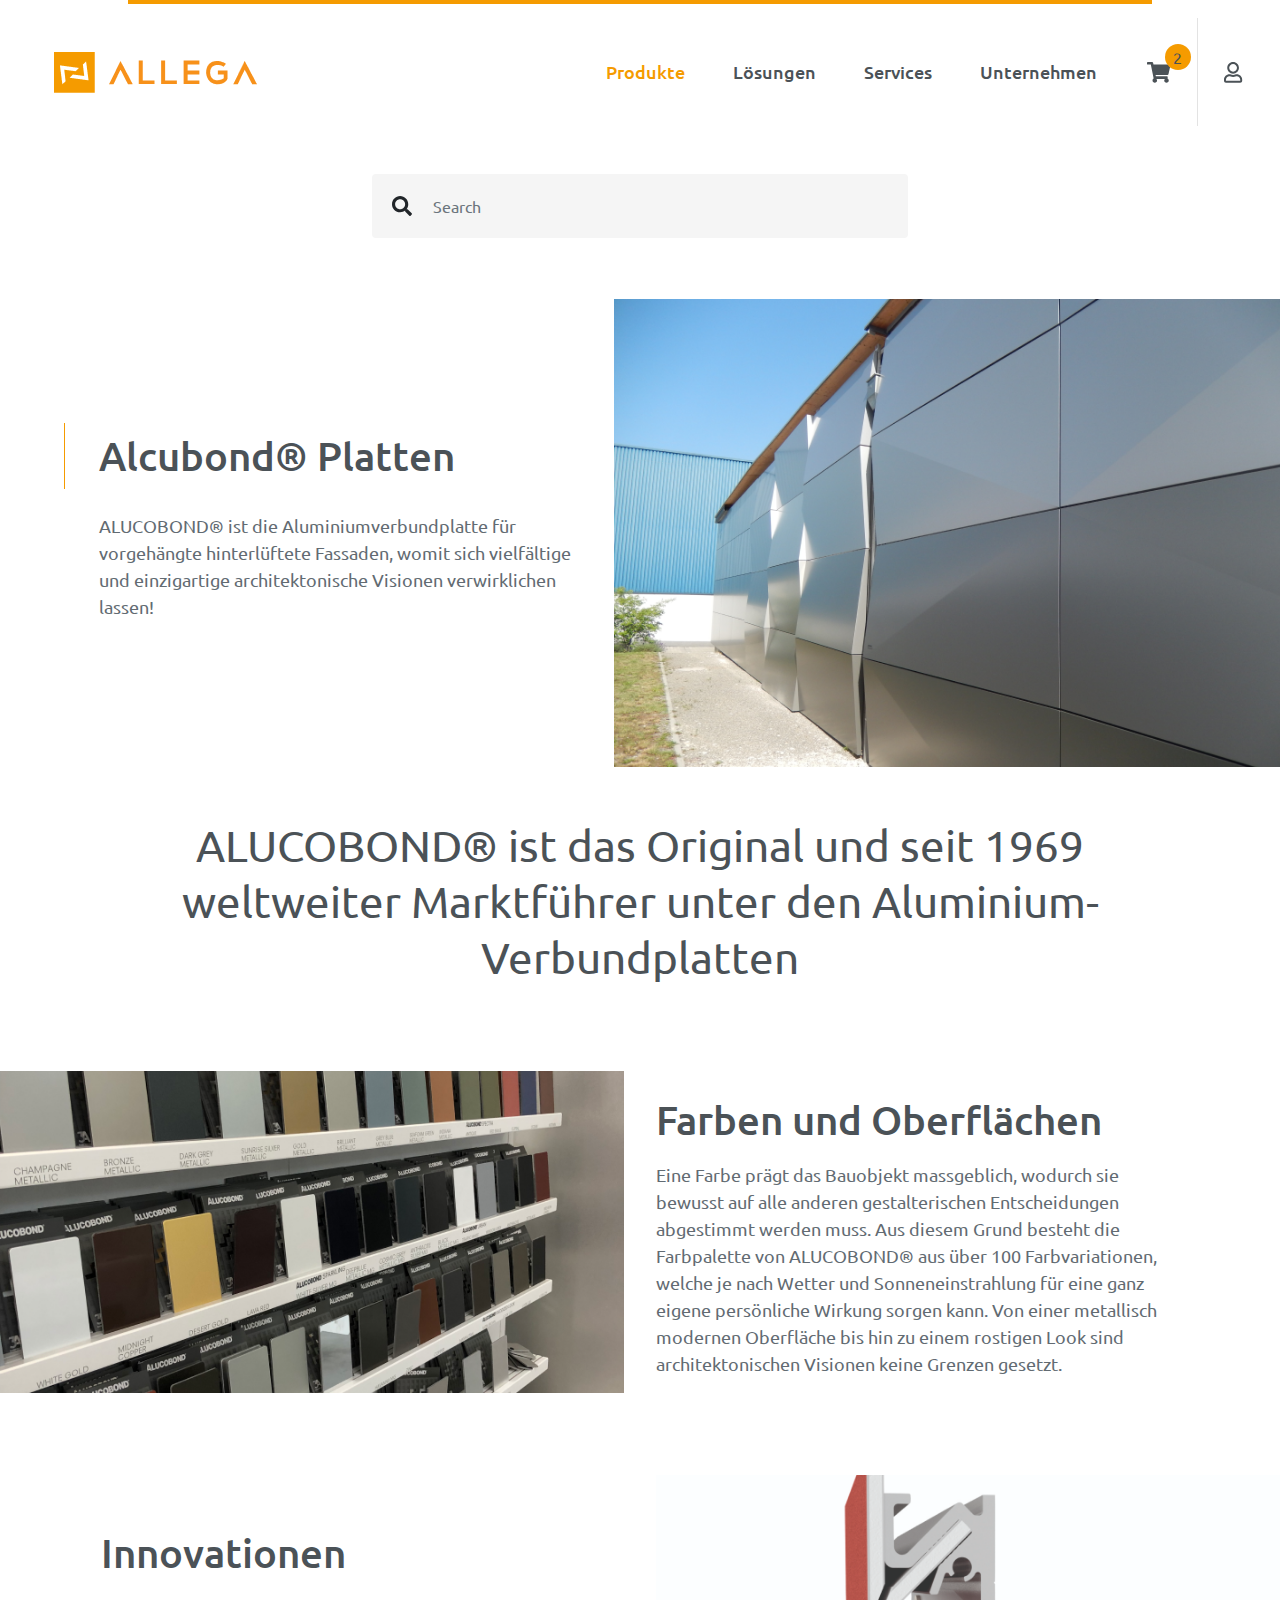
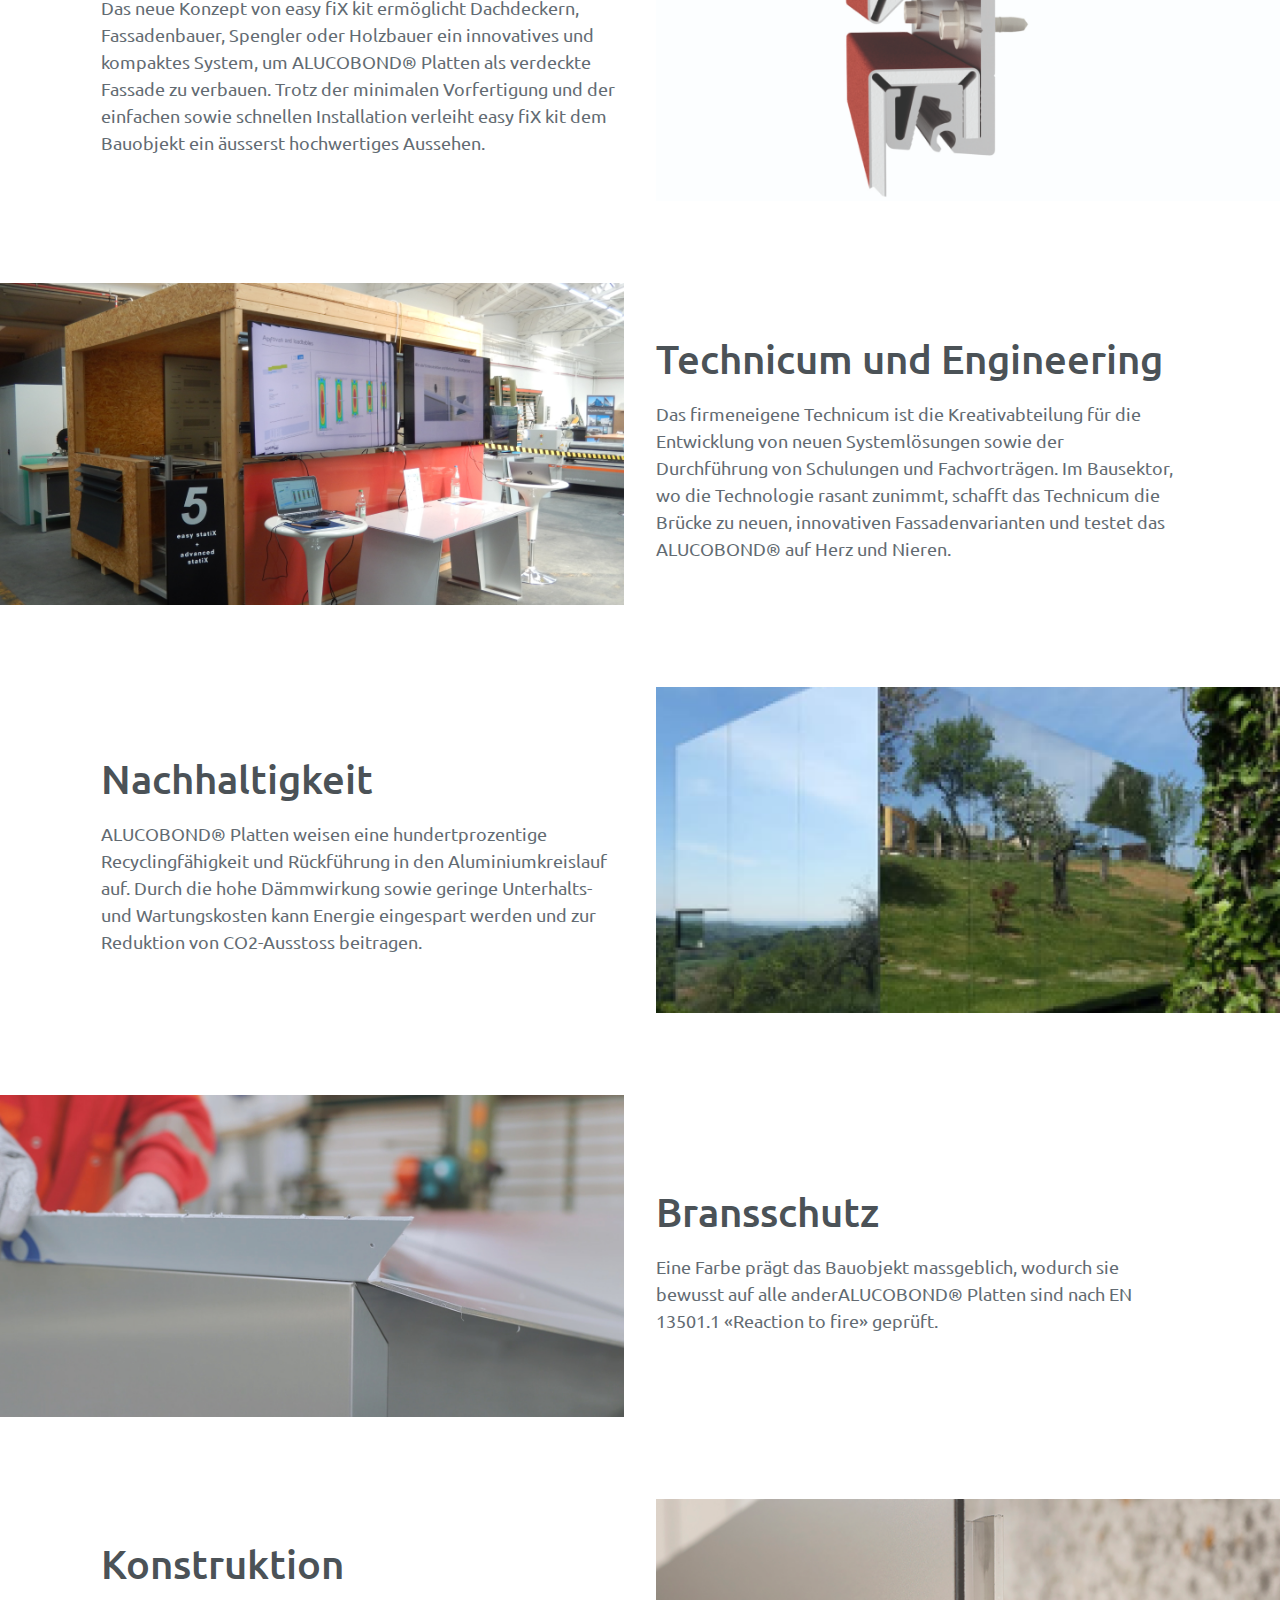
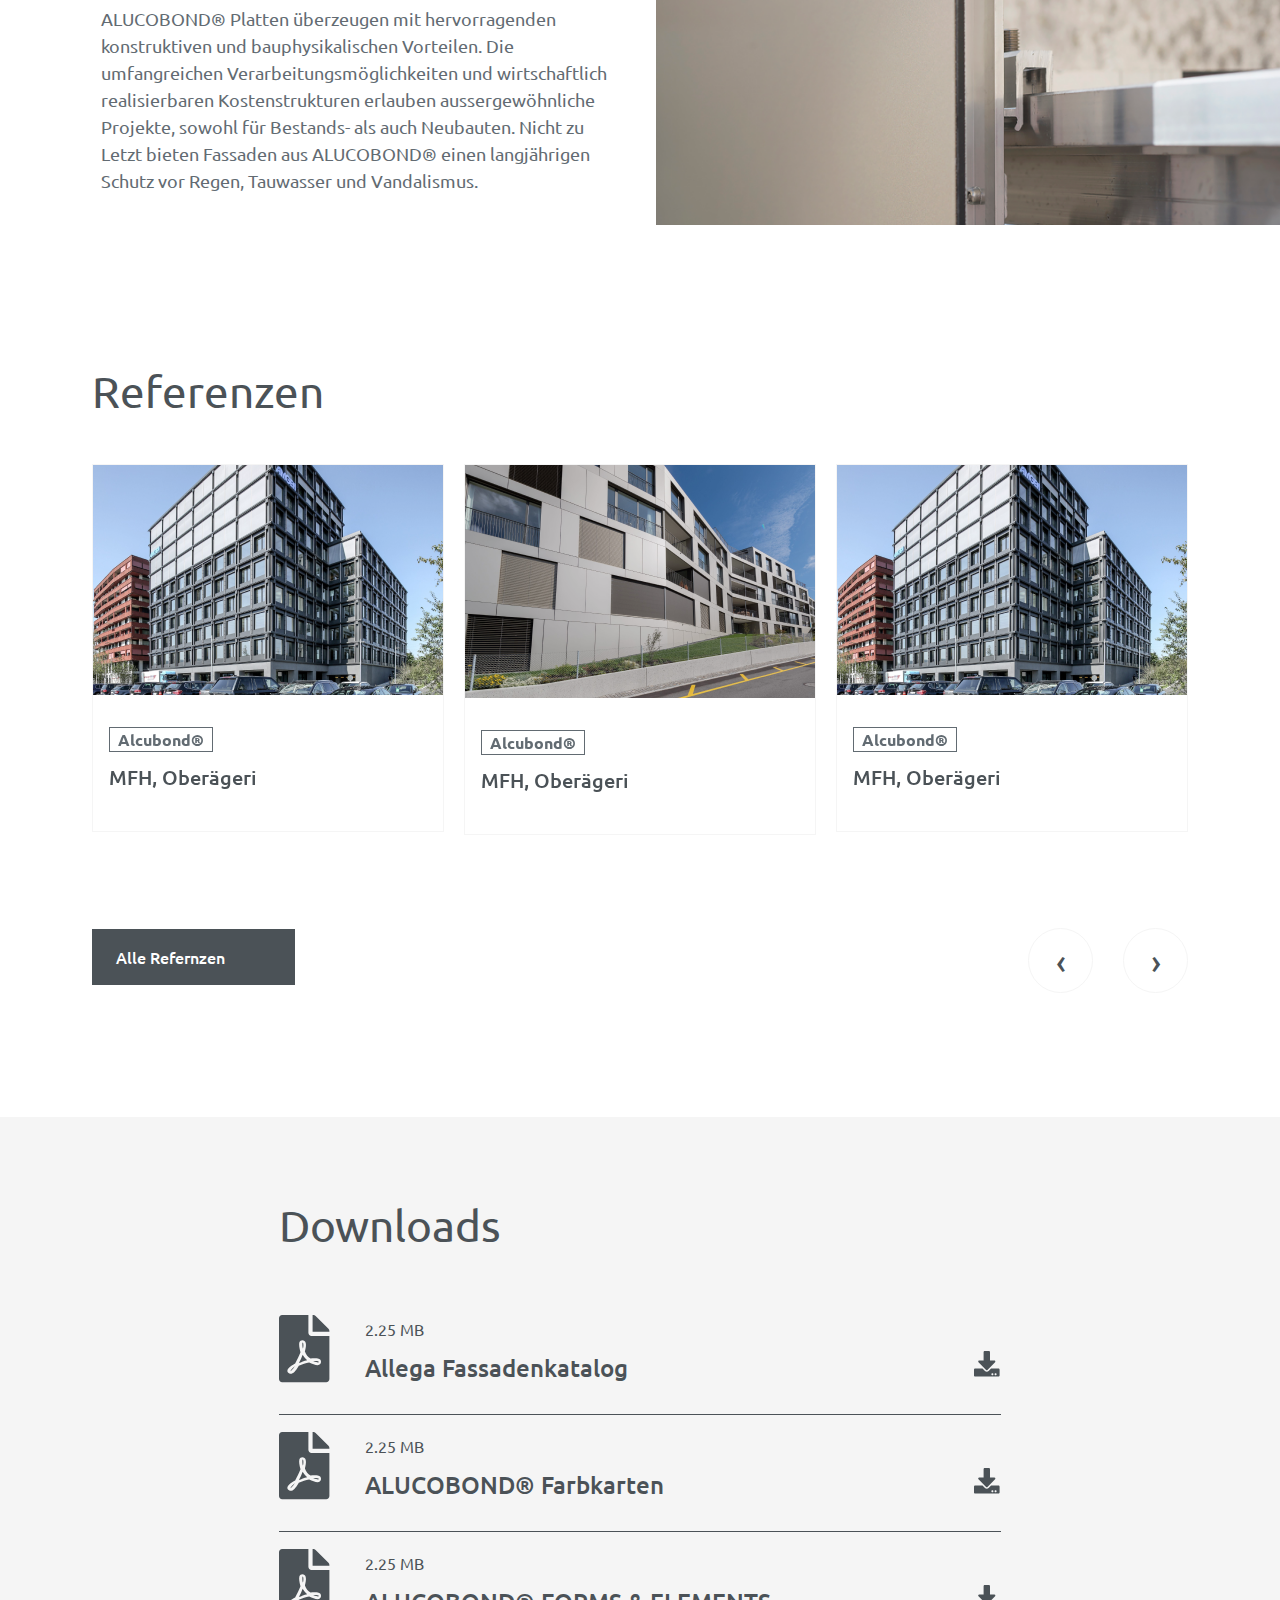
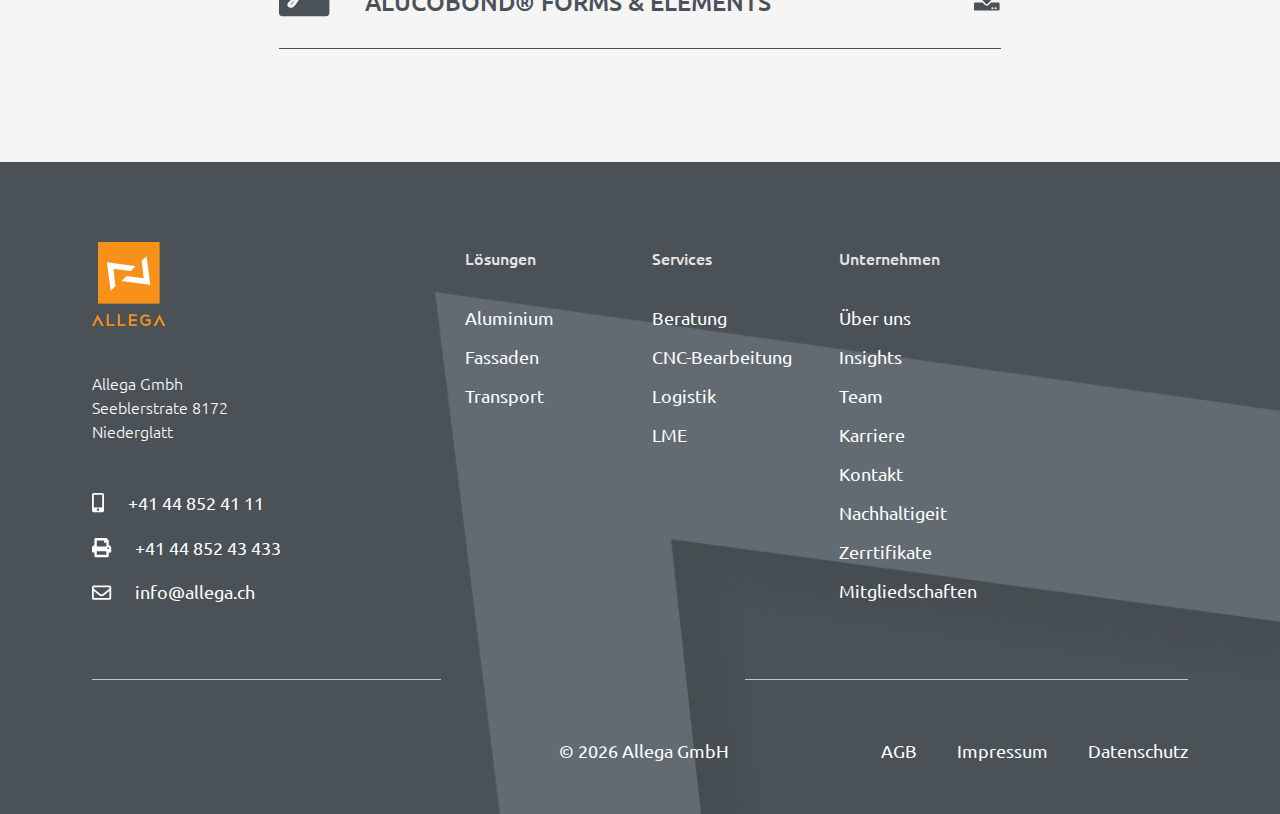
<file: pages/product.html>
<!doctype html><html lang="en"><head><meta charset="UTF-8"/><meta http-equiv="X-UA-Compatible" content="IE=edge"/><meta name="viewport" content="width=device-width,initial-scale=1"/><title>Product Detail</title><script defer="defer" src="../js/app.1a179df355d8e05533ed.bundle.js"></script><script defer="defer" src="../js/product.8edcf639a43993cf48c7.bundle.js"></script><link href=".././css/app.3865d9b5d76ca7517758.css" rel="stylesheet"></head><body><header class="header"><div class="header-line"></div><nav class="navbar navbar-expand-lg header__navbar"><div class="container-fluid header-container"><a class="navbar-brand header__navbar-brand" href="./../index.html"><img src="../a4720fe7dc1d8105b351.png" alt="Allega logo"/> </a><button class="navbar-toggler header__navbar-toggler" type="button" data-bs-toggle="collapse" data-bs-target="#navbarNav" aria-controls="navbarNav" aria-expanded="false" aria-label="Toggle navigation"><span class="navbar-toggler-icon"><i class="fas fa-bars"></i></span></button><div class="collapse navbar-collapse justify-content-end" id="navbarNav"><ul class="navbar-nav header__navbar-list"><li class="nav-item header__navbar-item"><a class="nav-link header__navbar-link header__navbar-active" aria-current="page" href="#">Produkte</a></li><li class="nav-item header__navbar-item"><a class="nav-link header__navbar-link" href="#">Lösungen</a></li><li class="nav-item header__navbar-item"><a class="nav-link header__navbar-link" href="#">Services</a></li><li class="nav-item header__navbar-item"><a class="nav-link header__navbar-link" href="#">Unternehmen</a></li></ul><ul class="navbar-nav header__cart"><li class="nav-item header__cart-item"><a class="header__cart-link" href="#"><span class="header__cart-icon"><i class="fas fa-shopping-cart"></i></span> <span class="header__cart-count">2</span></a></li><li class="nav-item header__cart-item"><a class="header__cart-link" href="#"><span class="header__cart-userIcon"><i class="far fa-user"></i></span></a></li></ul></div></div></nav><div class="container"><div class="row"><div class="col-sm-3 d-none d-sm-block"></div><div class="col-sm-6"><form action="#" class="header__form"><div class="input-group"><button class="input-group-text header__form-icon" id="inputGroup-sizing-default"><i class="fas fa-search"></i></button> <input type="search" class="form-control header__form-input" aria-label="Sizing example input" aria-describedby="inputGroup-sizing-default" placeholder="Search"></div></form></div><div class="col-lg-3"></div></div></div><div class="hero"><div class="hero__text"><div class="hero__text-content"><h1 class="hero__text-title">Alcubond® Platten</h1><p class="hero__text-paragraph">ALUCOBOND® ist die Aluminiumverbundplatte für vorgehängte hinterlüftete Fassaden, womit sich vielfältige und einzigartige architektonische Visionen verwirklichen lassen!</p></div></div><div class="hero__image"><img src="../ad789cb34f5c436b4c77.png" alt="Product detail"></div></div></header><main><section class="product-detail"><div class="container"><h2 class="text-center">ALUCOBOND® ist das Original und seit 1969 weltweiter Marktführer unter den Aluminium-Verbundplatten</h2></div><div class="row-container"><div class="detail"><div class="detail__image detail__imageRight"><img src="../b3ed4666fe44894911be.png" alt="Product Detail 1"></div><div class="detail__text"><div class="detail__text-content detail__text-contentLeft"><h1 class="detail__text-title">Farben und Oberflächen</h1><p class="detail__text-paragraph">Eine Farbe prägt das Bauobjekt massgeblich, wodurch sie bewusst auf alle anderen gestalterischen Entscheidungen abgestimmt werden muss. Aus diesem Grund besteht die Farbpalette von ALUCOBOND® aus über 100 Farbvariationen, welche je nach Wetter und Sonneneinstrahlung für eine ganz eigene persönliche Wirkung sorgen kann. Von einer metallisch modernen Oberfläche bis hin zu einem rostigen Look sind architektonischen Visionen keine Grenzen gesetzt.</p></div></div></div><div class="detail"><div class="detail__text"><div class="detail__text-content detail__text-contentRight"><h1 class="detail__text-title">Innovationen</h1><p class="detail__text-paragraph">Das neue Konzept von easy fiX kit ermöglicht Dachdeckern, Fassadenbauer, Spengler oder Holzbauer ein innovatives und kompaktes System, um ALUCOBOND® Platten als verdeckte Fassade zu verbauen. Trotz der minimalen Vorfertigung und der einfachen sowie schnellen Installation verleiht easy fiX kit dem Bauobjekt ein äusserst hochwertiges Aussehen.</p></div></div><div class="detail__image detail__imageLeft"><img src="../a70c2049e5cda8ff0efb.png" alt="Product Detail 2"></div></div><div class="detail"><div class="detail__image detail__imageRight"><img src="../ae181cad4af402cc9d89.png" alt="Product Detail 3"></div><div class="detail__text"><div class="detail__text-content detail__text-contentLeft"><h1 class="detail__text-title">Technicum und Engineering</h1><p class="detail__text-paragraph">Das firmeneigene Technicum ist die Kreativabteilung für die Entwicklung von neuen Systemlösungen sowie der Durchführung von Schulungen und Fachvorträgen. Im Bausektor, wo die Technologie rasant zunimmt, schafft das Technicum die Brücke zu neuen, innovativen Fassadenvarianten und testet das ALUCOBOND® auf Herz und Nieren.</p></div></div></div><div class="detail"><div class="detail__text"><div class="detail__text-content detail__text-contentRight"><h1 class="detail__text-title">Nachhaltigkeit</h1><p class="detail__text-paragraph">ALUCOBOND® Platten weisen eine hundertprozentige Recyclingfähigkeit und Rückführung in den Aluminiumkreislauf auf. Durch die hohe Dämmwirkung sowie geringe Unterhalts- und Wartungskosten kann Energie eingespart werden und zur Reduktion von CO2-Ausstoss beitragen.</p></div></div><div class="detail__image detail__imageLeft"><img src="../0e40697a01d35cdaabcd.png" alt="Product Detail 4"></div></div><div class="detail"><div class="detail__image detail__imageRight"><img src="../c72b24bfde12ca4cdd06.png" alt="Product Detail 5"></div><div class="detail__text"><div class="detail__text-content detail__text-contentLeft"><h1 class="detail__text-title">Bransschutz</h1><p class="detail__text-paragraph">Eine Farbe prägt das Bauobjekt massgeblich, wodurch sie bewusst auf alle anderALUCOBOND® Platten sind nach EN 13501.1 «Reaction to fire» geprüft.</p></div></div></div><div class="detail pb-0"><div class="detail__text"><div class="detail__text-content detail__text-contentRight"><h1 class="detail__text-title">Konstruktion</h1><p class="detail__text-paragraph">ALUCOBOND® Platten überzeugen mit hervorragenden konstruktiven und bauphysikalischen Vorteilen. Die umfangreichen Verarbeitungsmöglichkeiten und wirtschaftlich realisierbaren Kostenstrukturen erlauben aussergewöhnliche Projekte, sowohl für Bestands- als auch Neubauten. Nicht zu Letzt bieten Fassaden aus ALUCOBOND® einen langjährigen Schutz vor Regen, Tauwasser und Vandalismus.</p></div></div><div class="detail__image detail__imageLeft"><img src="../7ab49b4878a19e399f55.png" alt="Product Detail 6"></div></div></div></section><section class="referenzen"><div class="container"><h2>Referenzen</h2><div class="row-container"><div class="row"><div class="col-12 slider"><div class="slider_container owl-carousel owl-theme" id="product-slider"><a href="./referenzen.html" class="bordered__card"><div class="bordered__card-img"><img src="../438561c206a5a98bf03c.png" alt="regerenzen 1"></div><div class="bordered__card-footer"><p class="bordered__card-footerParagraph">Alcubond®</p><h5 class="bordered__card-footerTitle">MFH, Oberägeri</h5></div></a><a href="./referenzen.html" class="bordered__card"><div class="bordered__card-img"><img src="../819e56d2851005eaa97b.png" alt="regerenzen 2"></div><div class="bordered__card-footer"><p class="bordered__card-footerParagraph">Alcubond®</p><h5 class="bordered__card-footerTitle">MFH, Oberägeri</h5></div></a><a href="./referenzen.html" class="bordered__card"><div class="bordered__card-img"><img src="../438561c206a5a98bf03c.png" alt="regerenzen 3"></div><div class="bordered__card-footer"><p class="bordered__card-footerParagraph">Alcubond®</p><h5 class="bordered__card-footerTitle">MFH, Oberägeri</h5></div></a><a href="./referenzen.html" class="bordered__card"><div class="bordered__card-img"><img src="../438561c206a5a98bf03c.png" alt="regerenzen 1"></div><div class="bordered__card-footer"><p class="bordered__card-footerParagraph">Alcubond®</p><h5 class="bordered__card-footerTitle">MFH, Oberägeri</h5></div></a><a href="./referenzen.html" class="bordered__card"><div class="bordered__card-img"><img src="../819e56d2851005eaa97b.png" alt="regerenzen 2"></div><div class="bordered__card-footer"><p class="bordered__card-footerParagraph">Alcubond®</p><h5 class="bordered__card-footerTitle">MFH, Oberägeri</h5></div></a><a href="./referenzen.html" class="bordered__card"><div class="bordered__card-img"><img src="../438561c206a5a98bf03c.png" alt="regerenzen 3"></div><div class="bordered__card-footer"><p class="bordered__card-footerParagraph">Alcubond®</p><h5 class="bordered__card-footerTitle">MFH, Oberägeri</h5></div></a></div><div class="col-12 slider-btn"><button type="button" class="btn btn-primary btn__primary-custom">Alle Refernzen</button></div></div></div></div></div></section><section class="donwloads"><div class="container"><div class="row"><div class="col-md-2 d-none d-md-block"></div><div class="col-md-8 d-sm-12"><h2>Downloads</h2><div class="row-container"><ul class="downloads__list"><li class="downloads__list-item"><a href="./download.html" class="downloads__list-link"><div class="downloads__list-iconLeft"><i class="fas fa-file-pdf"></i></div><div class="downloads__list-content"><p class="downloads__list-size">2.25 MB</p><div class="downloads__list-text"><h4 class="downloads__list-title">Allega Fassadenkatalog</h4><span class="downloads__list-iconRight"><i class="fas fa-download"></i></span></div></div></a></li><li class="downloads__list-item"><a href="./download.html" class="downloads__list-link"><div class="downloads__list-iconLeft"><i class="fas fa-file-pdf"></i></div><div class="downloads__list-content"><p class="downloads__list-size">2.25 MB</p><div class="downloads__list-text"><h4 class="downloads__list-title">ALUCOBOND® Farbkarten</h4><span class="downloads__list-iconRight"><i class="fas fa-download"></i></span></div></div></a></li><li class="downloads__list-item"><a href="./download.html" class="downloads__list-link"><div class="downloads__list-iconLeft"><i class="fas fa-file-pdf"></i></div><div class="downloads__list-content"><p class="downloads__list-size">2.25 MB</p><div class="downloads__list-text"><h4 class="downloads__list-title">ALUCOBOND® FORMS & ELEMENTS</h4><span class="downloads__list-iconRight"><i class="fas fa-download"></i></span></div></div></a></li></ul></div></div><div class="col-md-2 d-none d-md-block"></div></div></div></section></main><footer class="footer"><div class="container"><div class="row"><div class="col-md-4"><div class="footer__social"><div class="footer__social-logo"><a href="./../index.html"><img src="../94ee16922def4cd6e26d.png" alt="Allega Logo"></a></div><address class="footer__social-address">Allega Gmbh<br>Seeblerstrate 8172<br>Niederglatt</address><ul class="footer__social-list"><li class="footer__social-item"><a href="#" class="footer__social-link"><span class="footer__social-icon"><i class="fas fa-mobile-alt"></i> </span>+41 44 852 41 11</a></li><li class="footer__social-item"><a href="#" class="footer__social-link"><span class="footer__social-icon"><i class="fas fa-print"></i> </span>+41 44 852 43 433</a></li><li class="footer__social-item"><a href="#" class="footer__social-link"><span class="footer__social-icon"><i class="far fa-envelope"></i> </span>info@allega.ch</a></li></ul></div></div><div class="col-md-2 col-sm-4 col-6"><ul class="footer__list"><h5 class="footer__list-title">Lösungen</h5><li class="footer__list-item"><a class="footer__list-link" href="#">Aluminium</a></li><li class="footer__list-item"><a class="footer__list-link" href="./fassaden.html">Fassaden</a></li><li class="footer__list-item"><a class="footer__list-link" href="#">Transport</a></li></ul></div><div class="col-lg-2 col-md-3 col-sm-4 col-6"><ul class="footer__list"><h5 class="footer__list-title">Services</h5><li class="footer__list-item"><a class="footer__list-link" href="#">Beratung</a></li><li class="footer__list-item"><a class="footer__list-link" href="#">CNC-Bearbeitung</a></li><li class="footer__list-item"><a class="footer__list-link" href="#">Logistik</a></li><li class="footer__list-item"><a class="footer__list-link" href="#">LME</a></li></ul></div><div class="col-lg-4 col-md-3 col-sm-4"><ul class="footer__list"><h5 class="footer__list-title">Unternehmen</h5><li class="footer__list-item"><a class="footer__list-link" href="#">Über uns</a></li><li class="footer__list-item"><a class="footer__list-link" href="#">Insights</a></li><li class="footer__list-item"><a class="footer__list-link" href="#">Team</a></li><li class="footer__list-item"><a class="footer__list-link" href="./career.html">Karriere</a></li><li class="footer__list-item"><a class="footer__list-link" href="#">Kontakt</a></li><li class="footer__list-item"><a class="footer__list-link" href="#">Nachhaltigeit</a></li><li class="footer__list-item"><a class="footer__list-link" href="#">Zerrtifikate</a></li><li class="footer__list-item"><a class="footer__list-link" href="#">Mitgliedschaften</a></li></ul></div></div><div class="row footer__line-wrapper"><div class="col-md-4 d-none d-md-block"><div class="footer-line"></div></div><div class="col-md-3 d-none d-md-block"></div><div class="col-md-5 col-sm-12"><div class="footer-line"></div></div></div><div class="row"><div class="col-lg-5 col-md-4"></div><div class="col-lg-7 col-md-8 footer__copy"><div class="footer__copy-right"><p>&copy; <span id="copy_date">2021</span> Allega GmbH</p></div><ul class="footer__terms"><li class="footer__terms-item"><a class="footer__terms-link" href="#">AGB</a></li><li class="footer__terms-item"><a class="footer__terms-link" href="#">Impressum</a></li><li class="footer__terms-item"><a class="footer__terms-link" href="#">Datenschutz</a></li></ul></div></div></div></footer></body></html>
</file>
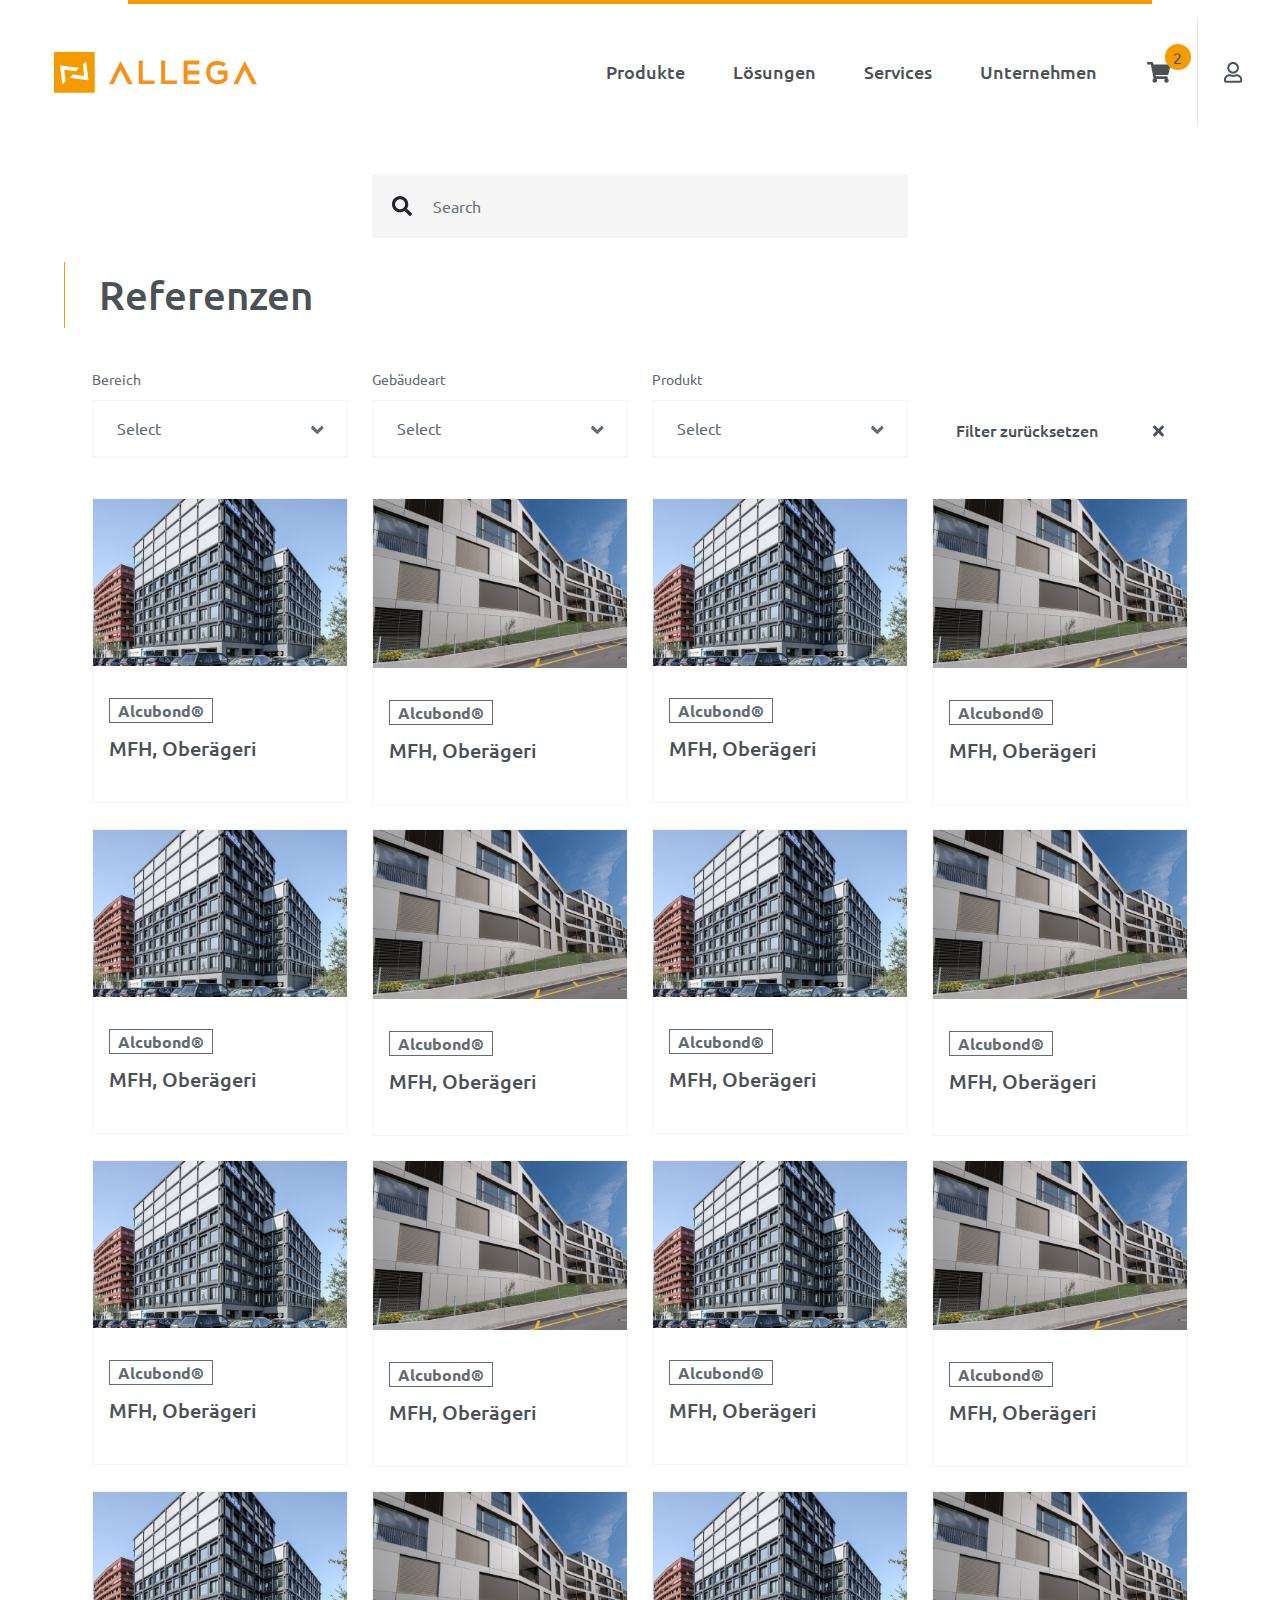
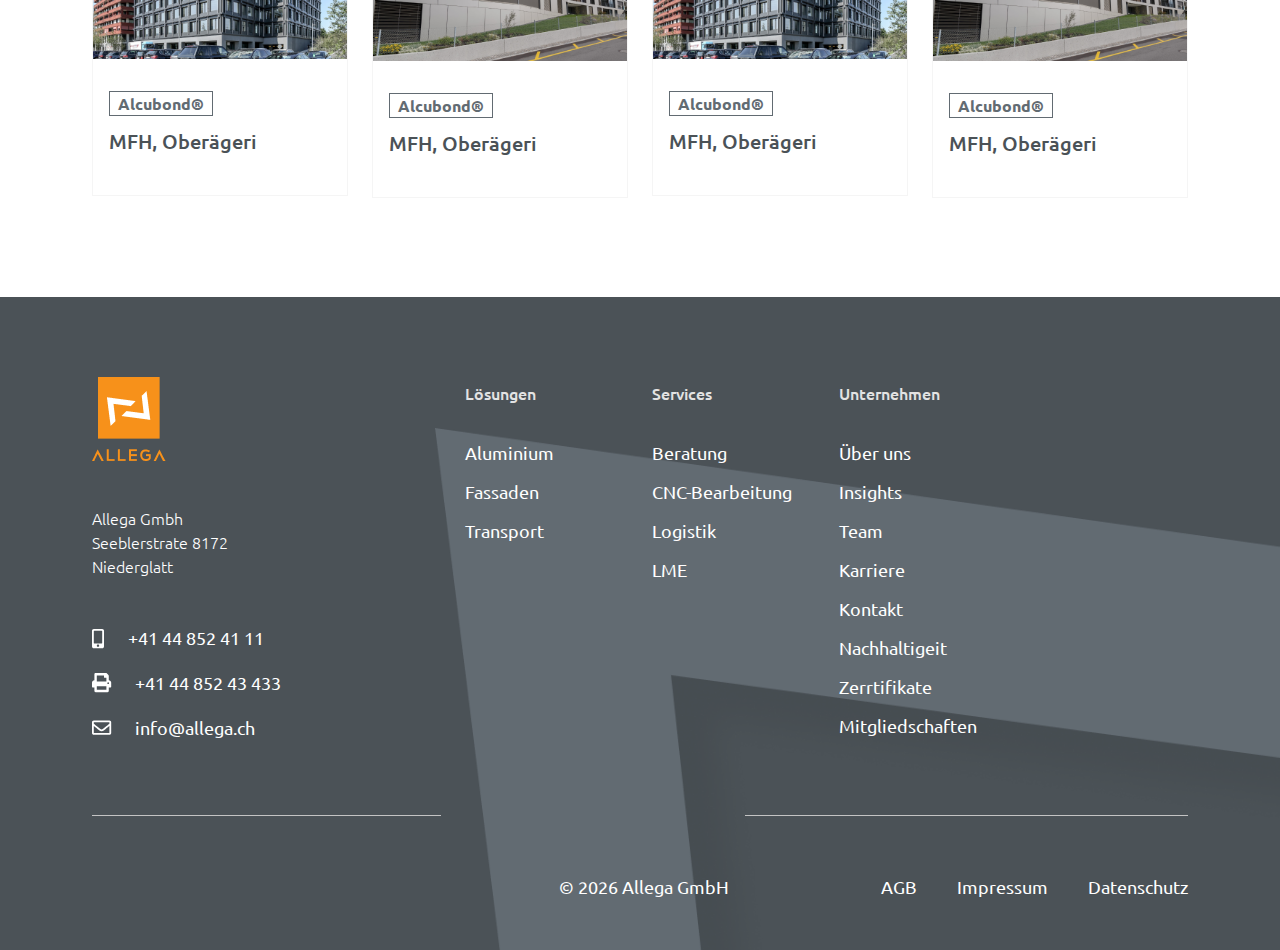
<file: pages/referenzen.html>
<!doctype html><html lang="en"><head><meta charset="UTF-8"/><meta http-equiv="X-UA-Compatible" content="IE=edge"/><meta name="viewport" content="width=device-width,initial-scale=1"/><title>Referenzen</title><script defer="defer" src="../js/app.1a179df355d8e05533ed.bundle.js"></script><script defer="defer" src="../js/referenzen.ee5ca076dfa9e882e289.bundle.js"></script><link href=".././css/app.3865d9b5d76ca7517758.css" rel="stylesheet"></head><body><header class="header"><div class="header-line"></div><nav class="navbar navbar-expand-lg header__navbar"><div class="container-fluid header-container"><a class="navbar-brand header__navbar-brand" href="./../index.html"><img src="../a4720fe7dc1d8105b351.png" alt="Allega logo"/> </a><button class="navbar-toggler header__navbar-toggler" type="button" data-bs-toggle="collapse" data-bs-target="#navbarNav" aria-controls="navbarNav" aria-expanded="false" aria-label="Toggle navigation"><span class="navbar-toggler-icon"><i class="fas fa-bars"></i></span></button><div class="collapse navbar-collapse justify-content-end" id="navbarNav"><ul class="navbar-nav header__navbar-list"><li class="nav-item header__navbar-item"><a class="nav-link header__navbar-link" aria-current="page" href="./product.html">Produkte</a></li><li class="nav-item header__navbar-item"><a class="nav-link header__navbar-link" href="#">Lösungen</a></li><li class="nav-item header__navbar-item"><a class="nav-link header__navbar-link" href="#">Services</a></li><li class="nav-item header__navbar-item"><a class="nav-link header__navbar-link" href="#">Unternehmen</a></li></ul><ul class="navbar-nav header__cart"><li class="nav-item header__cart-item"><a class="header__cart-link" href="#"><span class="header__cart-icon"><i class="fas fa-shopping-cart"></i></span> <span class="header__cart-count">2</span></a></li><li class="nav-item header__cart-item"><a class="header__cart-link" href="#"><span class="header__cart-userIcon"><i class="far fa-user"></i></span></a></li></ul></div></div></nav><div class="container"><div class="row"><div class="col-sm-3 d-none d-sm-block"></div><div class="col-sm-6"><form action="#" class="header__form"><div class="input-group"><button class="input-group-text header__form-icon" id="inputGroup-sizing-default"><i class="fas fa-search"></i></button> <input type="search" class="form-control header__form-input" aria-label="Sizing example input" aria-describedby="inputGroup-sizing-default" placeholder="Search"></div></form></div><div class="col-lg-3"></div></div></div><div class="hero"><div class="hero__text"><div class="hero__text-content"><h1 class="hero__text-title">Referenzen</h1></div></div><div class="hero__image"></div></div></header><main><section class="referenzen__section"><div class="container"><div class="row referenzen__section-filter"><div class="col-lg-3 col-md-6 col-sm-6 mb-4"><p class="multiselect-label">Bereich</p><div class="multiselect" id="bereich" multiple="multiple" data-target="multi-0"><div class="multiselect__title noselect"><span class="multiselect__title-text">Select</span> <span class="multiselect__title-icon multiselect__title-close"><i class="fas fa-angle-up"></i> </span><span class="multiselect__title-icon multiselect__title-expand"><i class="fas fa-angle-down"></i></span></div><div class="multiselect__container" id="first-select"><option value="Aluminium">Aluminium</option><option value="Fassaden">Fassaden</option><option value="Transport">Transport</option></div></div></div><div class="col-lg-3 col-md-6 col-sm-6 mb-4"><p class="multiselect-label">Gebäudeart</p><div class="multiselect" id="gebaudeart" multiple="multiple" data-target="multi-0"><div class="multiselect__title noselect"><span class="multiselect__title-text">Select</span> <span class="multiselect__title-icon multiselect__title-close"><i class="fas fa-angle-up"></i> </span><span class="multiselect__title-icon multiselect__title-expand"><i class="fas fa-angle-down"></i></span></div><div class="multiselect__container" id="second-select"><option value="Einfamilienhäuser">Einfamilienhäuser</option><option value="Mehrfamilienhäuser">Mehrfamilienhäuser</option><option value="Hochhäuser">HochhäuserHochhäuser</option><option value="Einfkaufszenter">Einfkaufszenter</option><option value="Gewerbe / Industrie">Gewerbe / Industrie</option></div></div></div><div class="col-lg-3 col-md-6 col-sm-6 mb-4"><p class="multiselect-label">Produkt</p><div class="multiselect" id="produkt" multiple="multiple" data-target="multi-0"><div class="multiselect__title noselect"><span class="multiselect__title-text">Select</span> <span class="multiselect__title-icon multiselect__title-close"><i class="fas fa-angle-up"></i> </span><span class="multiselect__title-icon multiselect__title-expand"><i class="fas fa-angle-down"></i></span></div><div class="multiselect__container"><option value="Alcubond®">Alcubond®</option><option value="Alucore®">Alucore®</option><option value="Dibond®">Dibond®</option><option value="Hylite®">Hylite®</option></div></div></div><div class="col-lg-3 col-md-6 col-sm-6 mb-4 d-flex"><button type="button" class="mt-auto fitler-btn"><span>Filter zurücksetzen</span> <span><i class="fas fa-times"></i></span></button></div></div><div class="row"><div class="col-lg-3 col-md-6 col-sm-6 mb-4"><a href="#" class="bordered__card m-0"><div class="bordered__card-img"><img src="../438561c206a5a98bf03c.png" alt="referenzen 1"></div><div class="bordered__card-footer"><p class="bordered__card-footerParagraph">Alcubond®</p><h5 class="bordered__card-footerTitle">MFH, Oberägeri</h5></div></a></div><div class="col-lg-3 col-md-6 col-sm-6 mb-4"><a href="#" class="bordered__card m-0"><div class="bordered__card-img"><img src="../819e56d2851005eaa97b.png" alt="referenzen 2"></div><div class="bordered__card-footer"><p class="bordered__card-footerParagraph">Alcubond®</p><h5 class="bordered__card-footerTitle">MFH, Oberägeri</h5></div></a></div><div class="col-lg-3 col-md-6 col-sm-6 mb-4"><a href="#" class="bordered__card m-0"><div class="bordered__card-img"><img src="../438561c206a5a98bf03c.png" alt="referenzen 1"></div><div class="bordered__card-footer"><p class="bordered__card-footerParagraph">Alcubond®</p><h5 class="bordered__card-footerTitle">MFH, Oberägeri</h5></div></a></div><div class="col-lg-3 col-md-6 col-sm-6 mb-4"><a href="#" class="bordered__card m-0"><div class="bordered__card-img"><img src="../819e56d2851005eaa97b.png" alt="referenzen 2"></div><div class="bordered__card-footer"><p class="bordered__card-footerParagraph">Alcubond®</p><h5 class="bordered__card-footerTitle">MFH, Oberägeri</h5></div></a></div><div class="col-lg-3 col-md-6 col-sm-6 mb-4"><a href="#" class="bordered__card m-0"><div class="bordered__card-img"><img src="../438561c206a5a98bf03c.png" alt="referenzen 1"></div><div class="bordered__card-footer"><p class="bordered__card-footerParagraph">Alcubond®</p><h5 class="bordered__card-footerTitle">MFH, Oberägeri</h5></div></a></div><div class="col-lg-3 col-md-6 col-sm-6 mb-4"><a href="#" class="bordered__card m-0"><div class="bordered__card-img"><img src="../819e56d2851005eaa97b.png" alt="referenzen 2"></div><div class="bordered__card-footer"><p class="bordered__card-footerParagraph">Alcubond®</p><h5 class="bordered__card-footerTitle">MFH, Oberägeri</h5></div></a></div><div class="col-lg-3 col-md-6 col-sm-6 mb-4"><a href="#" class="bordered__card m-0"><div class="bordered__card-img"><img src="../438561c206a5a98bf03c.png" alt="referenzen 1"></div><div class="bordered__card-footer"><p class="bordered__card-footerParagraph">Alcubond®</p><h5 class="bordered__card-footerTitle">MFH, Oberägeri</h5></div></a></div><div class="col-lg-3 col-md-6 col-sm-6 mb-4"><a href="#" class="bordered__card m-0"><div class="bordered__card-img"><img src="../819e56d2851005eaa97b.png" alt="referenzen 2"></div><div class="bordered__card-footer"><p class="bordered__card-footerParagraph">Alcubond®</p><h5 class="bordered__card-footerTitle">MFH, Oberägeri</h5></div></a></div><div class="col-lg-3 col-md-6 col-sm-6 mb-4"><a href="#" class="bordered__card m-0"><div class="bordered__card-img"><img src="../438561c206a5a98bf03c.png" alt="referenzen 1"></div><div class="bordered__card-footer"><p class="bordered__card-footerParagraph">Alcubond®</p><h5 class="bordered__card-footerTitle">MFH, Oberägeri</h5></div></a></div><div class="col-lg-3 col-md-6 col-sm-6 mb-4"><a href="#" class="bordered__card m-0"><div class="bordered__card-img"><img src="../819e56d2851005eaa97b.png" alt="referenzen 2"></div><div class="bordered__card-footer"><p class="bordered__card-footerParagraph">Alcubond®</p><h5 class="bordered__card-footerTitle">MFH, Oberägeri</h5></div></a></div><div class="col-lg-3 col-md-6 col-sm-6 mb-4"><a href="#" class="bordered__card m-0"><div class="bordered__card-img"><img src="../438561c206a5a98bf03c.png" alt="referenzen 1"></div><div class="bordered__card-footer"><p class="bordered__card-footerParagraph">Alcubond®</p><h5 class="bordered__card-footerTitle">MFH, Oberägeri</h5></div></a></div><div class="col-lg-3 col-md-6 col-sm-6 mb-4"><a href="#" class="bordered__card m-0"><div class="bordered__card-img"><img src="../819e56d2851005eaa97b.png" alt="referenzen 2"></div><div class="bordered__card-footer"><p class="bordered__card-footerParagraph">Alcubond®</p><h5 class="bordered__card-footerTitle">MFH, Oberägeri</h5></div></a></div><div class="col-lg-3 col-md-6 col-sm-6 mb-4"><a href="#" class="bordered__card m-0"><div class="bordered__card-img"><img src="../438561c206a5a98bf03c.png" alt="referenzen 1"></div><div class="bordered__card-footer"><p class="bordered__card-footerParagraph">Alcubond®</p><h5 class="bordered__card-footerTitle">MFH, Oberägeri</h5></div></a></div><div class="col-lg-3 col-md-6 col-sm-6 mb-4"><a href="#" class="bordered__card m-0"><div class="bordered__card-img"><img src="../819e56d2851005eaa97b.png" alt="referenzen 2"></div><div class="bordered__card-footer"><p class="bordered__card-footerParagraph">Alcubond®</p><h5 class="bordered__card-footerTitle">MFH, Oberägeri</h5></div></a></div><div class="col-lg-3 col-md-6 col-sm-6 mb-4"><a href="#" class="bordered__card m-0"><div class="bordered__card-img"><img src="../438561c206a5a98bf03c.png" alt="referenzen 1"></div><div class="bordered__card-footer"><p class="bordered__card-footerParagraph">Alcubond®</p><h5 class="bordered__card-footerTitle">MFH, Oberägeri</h5></div></a></div><div class="col-lg-3 col-md-6 col-sm-6 mb-4"><a href="#" class="bordered__card m-0"><div class="bordered__card-img"><img src="../819e56d2851005eaa97b.png" alt="referenzen 2"></div><div class="bordered__card-footer"><p class="bordered__card-footerParagraph">Alcubond®</p><h5 class="bordered__card-footerTitle">MFH, Oberägeri</h5></div></a></div></div></div></section></main><footer class="footer"><div class="container"><div class="row"><div class="col-md-4"><div class="footer__social"><div class="footer__social-logo"><a href="./../index.html"><img src="../94ee16922def4cd6e26d.png" alt="Allega Logo"></a></div><address class="footer__social-address">Allega Gmbh<br>Seeblerstrate 8172<br>Niederglatt</address><ul class="footer__social-list"><li class="footer__social-item"><a href="#" class="footer__social-link"><span class="footer__social-icon"><i class="fas fa-mobile-alt"></i> </span>+41 44 852 41 11</a></li><li class="footer__social-item"><a href="#" class="footer__social-link"><span class="footer__social-icon"><i class="fas fa-print"></i> </span>+41 44 852 43 433</a></li><li class="footer__social-item"><a href="#" class="footer__social-link"><span class="footer__social-icon"><i class="far fa-envelope"></i> </span>info@allega.ch</a></li></ul></div></div><div class="col-md-2 col-sm-4 col-6"><ul class="footer__list"><h5 class="footer__list-title">Lösungen</h5><li class="footer__list-item"><a class="footer__list-link" href="#">Aluminium</a></li><li class="footer__list-item"><a class="footer__list-link" href="./fassaden.html">Fassaden</a></li><li class="footer__list-item"><a class="footer__list-link" href="#">Transport</a></li></ul></div><div class="col-lg-2 col-md-3 col-sm-4 col-6"><ul class="footer__list"><h5 class="footer__list-title">Services</h5><li class="footer__list-item"><a class="footer__list-link" href="#">Beratung</a></li><li class="footer__list-item"><a class="footer__list-link" href="#">CNC-Bearbeitung</a></li><li class="footer__list-item"><a class="footer__list-link" href="#">Logistik</a></li><li class="footer__list-item"><a class="footer__list-link" href="#">LME</a></li></ul></div><div class="col-lg-4 col-md-3 col-sm-4"><ul class="footer__list"><h5 class="footer__list-title">Unternehmen</h5><li class="footer__list-item"><a class="footer__list-link" href="#">Über uns</a></li><li class="footer__list-item"><a class="footer__list-link" href="#">Insights</a></li><li class="footer__list-item"><a class="footer__list-link" href="#">Team</a></li><li class="footer__list-item"><a class="footer__list-link" href="./career.html">Karriere</a></li><li class="footer__list-item"><a class="footer__list-link" href="#">Kontakt</a></li><li class="footer__list-item"><a class="footer__list-link" href="#">Nachhaltigeit</a></li><li class="footer__list-item"><a class="footer__list-link" href="#">Zerrtifikate</a></li><li class="footer__list-item"><a class="footer__list-link" href="#">Mitgliedschaften</a></li></ul></div></div><div class="row footer__line-wrapper"><div class="col-md-4 d-none d-md-block"><div class="footer-line"></div></div><div class="col-md-3 d-none d-md-block"></div><div class="col-md-5 col-sm-12"><div class="footer-line"></div></div></div><div class="row"><div class="col-lg-5 col-md-4"></div><div class="col-lg-7 col-md-8 footer__copy"><div class="footer__copy-right"><p>&copy; <span id="copy_date">2021</span> Allega GmbH</p></div><ul class="footer__terms"><li class="footer__terms-item"><a class="footer__terms-link" href="#">AGB</a></li><li class="footer__terms-item"><a class="footer__terms-link" href="#">Impressum</a></li><li class="footer__terms-item"><a class="footer__terms-link" href="#">Datenschutz</a></li></ul></div></div></div></footer></body></html>
</file>
<file: css/app.3865d9b5d76ca7517758.css>
@import url(https://fonts.googleapis.com/css2?family=Ubuntu:wght@300;400;500;700&display=swap);
/*!
 * Bootstrap v5.1.3 (https://getbootstrap.com/)
 * Copyright 2011-2021 The Bootstrap Authors
 * Copyright 2011-2021 Twitter, Inc.
 * Licensed under MIT (https://github.com/twbs/bootstrap/blob/main/LICENSE)
 */:root{--bs-blue: #0d6efd;--bs-indigo: #6610f2;--bs-purple: #6f42c1;--bs-pink: #d63384;--bs-red: #dc3545;--bs-orange: #fd7e14;--bs-yellow: #ffc107;--bs-green: #198754;--bs-teal: #20c997;--bs-cyan: #0dcaf0;--bs-white: #fff;--bs-gray: #6c757d;--bs-gray-dark: #343a40;--bs-gray-100: #f8f9fa;--bs-gray-200: #e9ecef;--bs-gray-300: #dee2e6;--bs-gray-400: #ced4da;--bs-gray-500: #adb5bd;--bs-gray-600: #6c757d;--bs-gray-700: #495057;--bs-gray-800: #343a40;--bs-gray-900: #212529;--bs-primary: #4b5257;--bs-danger: #f59b00;--bs-success: #22b26d;--bs-dark: #000;--bs-primary-rgb: 13, 110, 253;--bs-secondary-rgb: 108, 117, 125;--bs-success-rgb: 25, 135, 84;--bs-info-rgb: 13, 202, 240;--bs-warning-rgb: 255, 193, 7;--bs-danger-rgb: 220, 53, 69;--bs-light-rgb: 248, 249, 250;--bs-dark-rgb: 33, 37, 41;--bs-white-rgb: 255, 255, 255;--bs-black-rgb: 0, 0, 0;--bs-body-color-rgb: 98, 107, 114;--bs-body-bg-rgb: 255, 255, 255;--bs-font-sans-serif: system-ui, -apple-system, "Segoe UI", Roboto, "Helvetica Neue", Arial, "Noto Sans", "Liberation Sans", sans-serif, "Apple Color Emoji", "Segoe UI Emoji", "Segoe UI Symbol", "Noto Color Emoji";--bs-font-monospace: SFMono-Regular, Menlo, Monaco, Consolas, "Liberation Mono", "Courier New", monospace;--bs-gradient: linear-gradient(180deg, rgba(255, 255, 255, 0.15), rgba(255, 255, 255, 0));--bs-body-font-family: Ubuntu, sans-serif;--bs-body-font-size: 18px;--bs-body-font-weight: 400;--bs-body-line-height: 1.5;--bs-body-color: #626b72;--bs-body-bg: #fff}*,*::before,*::after{box-sizing:border-box}@media(prefers-reduced-motion: no-preference){:root{scroll-behavior:smooth}}body{margin:0;font-family:var(--bs-body-font-family);font-size:var(--bs-body-font-size);font-weight:var(--bs-body-font-weight);line-height:var(--bs-body-line-height);color:var(--bs-body-color);text-align:var(--bs-body-text-align);background-color:var(--bs-body-bg);-webkit-text-size-adjust:100%;-webkit-tap-highlight-color:rgba(0,0,0,0)}hr{margin:1rem 0;color:inherit;background-color:currentColor;border:0;opacity:.25}hr:not([size]){height:1px}h6,.h6,h5,.h5,h4,.h4,h3,.h3,h2,.h2,h1,.h1{margin-top:0;margin-bottom:.5rem;font-weight:500;line-height:1.2}h1,.h1{font-size:calc(1.375rem + 1.5vw)}@media(min-width: 1200px){h1,.h1{font-size:2.5rem}}h2,.h2{font-size:calc(1.325rem + 0.9vw)}@media(min-width: 1200px){h2,.h2{font-size:2rem}}h3,.h3{font-size:calc(1.3rem + 0.6vw)}@media(min-width: 1200px){h3,.h3{font-size:1.75rem}}h4,.h4{font-size:calc(1.275rem + 0.3vw)}@media(min-width: 1200px){h4,.h4{font-size:1.5rem}}h5,.h5{font-size:1.25rem}h6,.h6{font-size:1rem}p{margin-top:0;margin-bottom:0}abbr[title],abbr[data-bs-original-title]{text-decoration:underline dotted;cursor:help;text-decoration-skip-ink:none}address{margin-bottom:1rem;font-style:normal;line-height:inherit}ol,ul{padding-left:2rem}ol,ul,dl{margin-top:0;margin-bottom:1rem}ol ol,ul ul,ol ul,ul ol{margin-bottom:0}dt{font-weight:700}dd{margin-bottom:.5rem;margin-left:0}blockquote{margin:0 0 1rem}b,strong{font-weight:bolder}small,.small{font-size:0.875em}mark,.mark{padding:.2em;background-color:#fcf8e3}sub,sup{position:relative;font-size:0.75em;line-height:0;vertical-align:baseline}sub{bottom:-0.25em}sup{top:-0.5em}a{color:#0d6efd;text-decoration:underline}a:hover{color:#0a58ca}a:not([href]):not([class]),a:not([href]):not([class]):hover{color:inherit;text-decoration:none}pre,code,kbd,samp{font-family:var(--bs-font-monospace);font-size:1em;direction:ltr /* rtl:ignore */;unicode-bidi:bidi-override}pre{display:block;margin-top:0;margin-bottom:1rem;overflow:auto;font-size:0.875em}pre code{font-size:inherit;color:inherit;word-break:normal}code{font-size:0.875em;color:#d63384;word-wrap:break-word}a>code{color:inherit}kbd{padding:.2rem .4rem;font-size:0.875em;color:#fff;background-color:#212529;border-radius:.2rem}kbd kbd{padding:0;font-size:1em;font-weight:700}figure{margin:0 0 1rem}img,svg{vertical-align:middle}table{caption-side:bottom;border-collapse:collapse}caption{padding-top:.5rem;padding-bottom:.5rem;color:#6c757d;text-align:left}th{text-align:inherit;text-align:-webkit-match-parent}thead,tbody,tfoot,tr,td,th{border-color:inherit;border-style:solid;border-width:0}label{display:inline-block}button{border-radius:0}button:focus:not(:focus-visible){outline:0}input,button,select,optgroup,textarea{margin:0;font-family:inherit;font-size:inherit;line-height:inherit}button,select{text-transform:none}[role=button]{cursor:pointer}select{word-wrap:normal}select:disabled{opacity:1}[list]::-webkit-calendar-picker-indicator{display:none}button,[type=button],[type=reset],[type=submit]{-webkit-appearance:button}button:not(:disabled),[type=button]:not(:disabled),[type=reset]:not(:disabled),[type=submit]:not(:disabled){cursor:pointer}::-moz-focus-inner{padding:0;border-style:none}textarea{resize:vertical}fieldset{min-width:0;padding:0;margin:0;border:0}legend{float:left;width:100%;padding:0;margin-bottom:.5rem;font-size:calc(1.275rem + 0.3vw);line-height:inherit}@media(min-width: 1200px){legend{font-size:1.5rem}}legend+*{clear:left}::-webkit-datetime-edit-fields-wrapper,::-webkit-datetime-edit-text,::-webkit-datetime-edit-minute,::-webkit-datetime-edit-hour-field,::-webkit-datetime-edit-day-field,::-webkit-datetime-edit-month-field,::-webkit-datetime-edit-year-field{padding:0}::-webkit-inner-spin-button{height:auto}[type=search]{outline-offset:-2px;-webkit-appearance:textfield}::-webkit-search-decoration{-webkit-appearance:none}::-webkit-color-swatch-wrapper{padding:0}::file-selector-button{font:inherit}::-webkit-file-upload-button{font:inherit;-webkit-appearance:button}output{display:inline-block}iframe{border:0}summary{display:list-item;cursor:pointer}progress{vertical-align:baseline}[hidden]{display:none !important}.lead{font-size:1.25rem;font-weight:300}.display-1{font-size:calc(1.625rem + 4.5vw);font-weight:300;line-height:1.2}@media(min-width: 1200px){.display-1{font-size:5rem}}.display-2{font-size:calc(1.575rem + 3.9vw);font-weight:300;line-height:1.2}@media(min-width: 1200px){.display-2{font-size:4.5rem}}.display-3{font-size:calc(1.525rem + 3.3vw);font-weight:300;line-height:1.2}@media(min-width: 1200px){.display-3{font-size:4rem}}.display-4{font-size:calc(1.475rem + 2.7vw);font-weight:300;line-height:1.2}@media(min-width: 1200px){.display-4{font-size:3.5rem}}.display-5{font-size:calc(1.425rem + 2.1vw);font-weight:300;line-height:1.2}@media(min-width: 1200px){.display-5{font-size:3rem}}.display-6{font-size:calc(1.375rem + 1.5vw);font-weight:300;line-height:1.2}@media(min-width: 1200px){.display-6{font-size:2.5rem}}.list-unstyled{padding-left:0;list-style:none}.list-inline{padding-left:0;list-style:none}.list-inline-item{display:inline-block}.list-inline-item:not(:last-child){margin-right:.5rem}.initialism{font-size:0.875em;text-transform:uppercase}.blockquote{margin-bottom:1rem;font-size:1.25rem}.blockquote>:last-child{margin-bottom:0}.blockquote-footer{margin-top:-1rem;margin-bottom:1rem;font-size:0.875em;color:#6c757d}.blockquote-footer::before{content:"— "}.img-fluid{max-width:100%;height:auto}.img-thumbnail{padding:.25rem;background-color:#fff;border:1px solid #dee2e6;border-radius:.25rem;max-width:100%;height:auto}.figure{display:inline-block}.figure-img{margin-bottom:.5rem;line-height:1}.figure-caption{font-size:0.875em;color:#6c757d}.container,.container-fluid,.container-xxl,.container-xl,.container-lg,.container-md,.container-sm{width:100%;padding-right:var(--bs-gutter-x, 0.75rem);padding-left:var(--bs-gutter-x, 0.75rem);margin-right:auto;margin-left:auto}@media(min-width: 576px){.container-sm,.container{max-width:540px}}@media(min-width: 768px){.container-md,.container-sm,.container{max-width:720px}}@media(min-width: 992px){.container-lg,.container-md,.container-sm,.container{max-width:960px}}@media(min-width: 1200px){.container-xl,.container-lg,.container-md,.container-sm,.container{max-width:1140px}}@media(min-width: 1400px){.container-xxl,.container-xl,.container-lg,.container-md,.container-sm,.container{max-width:1320px}}.row{--bs-gutter-x: 1.5rem;--bs-gutter-y: 0;display:flex;flex-wrap:wrap;margin-top:calc(-1*var(--bs-gutter-y));margin-right:calc(-0.5*var(--bs-gutter-x));margin-left:calc(-0.5*var(--bs-gutter-x))}.row>*{flex-shrink:0;width:100%;max-width:100%;padding-right:calc(var(--bs-gutter-x)*.5);padding-left:calc(var(--bs-gutter-x)*.5);margin-top:var(--bs-gutter-y)}.col{flex:1 0 0%}.row-cols-auto>*{flex:0 0 auto;width:auto}.row-cols-1>*{flex:0 0 auto;width:100%}.row-cols-2>*{flex:0 0 auto;width:50%}.row-cols-3>*{flex:0 0 auto;width:33.3333333333%}.row-cols-4>*{flex:0 0 auto;width:25%}.row-cols-5>*{flex:0 0 auto;width:20%}.row-cols-6>*{flex:0 0 auto;width:16.6666666667%}.col-auto{flex:0 0 auto;width:auto}.col-1{flex:0 0 auto;width:8.33333333%}.col-2{flex:0 0 auto;width:16.66666667%}.col-3{flex:0 0 auto;width:25%}.col-4{flex:0 0 auto;width:33.33333333%}.col-5{flex:0 0 auto;width:41.66666667%}.col-6{flex:0 0 auto;width:50%}.col-7{flex:0 0 auto;width:58.33333333%}.col-8{flex:0 0 auto;width:66.66666667%}.col-9{flex:0 0 auto;width:75%}.col-10{flex:0 0 auto;width:83.33333333%}.col-11{flex:0 0 auto;width:91.66666667%}.col-12{flex:0 0 auto;width:100%}.offset-1{margin-left:8.33333333%}.offset-2{margin-left:16.66666667%}.offset-3{margin-left:25%}.offset-4{margin-left:33.33333333%}.offset-5{margin-left:41.66666667%}.offset-6{margin-left:50%}.offset-7{margin-left:58.33333333%}.offset-8{margin-left:66.66666667%}.offset-9{margin-left:75%}.offset-10{margin-left:83.33333333%}.offset-11{margin-left:91.66666667%}.g-0,.gx-0{--bs-gutter-x: 0}.g-0,.gy-0{--bs-gutter-y: 0}.g-1,.gx-1{--bs-gutter-x: 0.25rem}.g-1,.gy-1{--bs-gutter-y: 0.25rem}.g-2,.gx-2{--bs-gutter-x: 0.5rem}.g-2,.gy-2{--bs-gutter-y: 0.5rem}.g-3,.gx-3{--bs-gutter-x: 1rem}.g-3,.gy-3{--bs-gutter-y: 1rem}.g-4,.gx-4{--bs-gutter-x: 1.5rem}.g-4,.gy-4{--bs-gutter-y: 1.5rem}.g-5,.gx-5{--bs-gutter-x: 3rem}.g-5,.gy-5{--bs-gutter-y: 3rem}@media(min-width: 576px){.col-sm{flex:1 0 0%}.row-cols-sm-auto>*{flex:0 0 auto;width:auto}.row-cols-sm-1>*{flex:0 0 auto;width:100%}.row-cols-sm-2>*{flex:0 0 auto;width:50%}.row-cols-sm-3>*{flex:0 0 auto;width:33.3333333333%}.row-cols-sm-4>*{flex:0 0 auto;width:25%}.row-cols-sm-5>*{flex:0 0 auto;width:20%}.row-cols-sm-6>*{flex:0 0 auto;width:16.6666666667%}.col-sm-auto{flex:0 0 auto;width:auto}.col-sm-1{flex:0 0 auto;width:8.33333333%}.col-sm-2{flex:0 0 auto;width:16.66666667%}.col-sm-3{flex:0 0 auto;width:25%}.col-sm-4{flex:0 0 auto;width:33.33333333%}.col-sm-5{flex:0 0 auto;width:41.66666667%}.col-sm-6{flex:0 0 auto;width:50%}.col-sm-7{flex:0 0 auto;width:58.33333333%}.col-sm-8{flex:0 0 auto;width:66.66666667%}.col-sm-9{flex:0 0 auto;width:75%}.col-sm-10{flex:0 0 auto;width:83.33333333%}.col-sm-11{flex:0 0 auto;width:91.66666667%}.col-sm-12{flex:0 0 auto;width:100%}.offset-sm-0{margin-left:0}.offset-sm-1{margin-left:8.33333333%}.offset-sm-2{margin-left:16.66666667%}.offset-sm-3{margin-left:25%}.offset-sm-4{margin-left:33.33333333%}.offset-sm-5{margin-left:41.66666667%}.offset-sm-6{margin-left:50%}.offset-sm-7{margin-left:58.33333333%}.offset-sm-8{margin-left:66.66666667%}.offset-sm-9{margin-left:75%}.offset-sm-10{margin-left:83.33333333%}.offset-sm-11{margin-left:91.66666667%}.g-sm-0,.gx-sm-0{--bs-gutter-x: 0}.g-sm-0,.gy-sm-0{--bs-gutter-y: 0}.g-sm-1,.gx-sm-1{--bs-gutter-x: 0.25rem}.g-sm-1,.gy-sm-1{--bs-gutter-y: 0.25rem}.g-sm-2,.gx-sm-2{--bs-gutter-x: 0.5rem}.g-sm-2,.gy-sm-2{--bs-gutter-y: 0.5rem}.g-sm-3,.gx-sm-3{--bs-gutter-x: 1rem}.g-sm-3,.gy-sm-3{--bs-gutter-y: 1rem}.g-sm-4,.gx-sm-4{--bs-gutter-x: 1.5rem}.g-sm-4,.gy-sm-4{--bs-gutter-y: 1.5rem}.g-sm-5,.gx-sm-5{--bs-gutter-x: 3rem}.g-sm-5,.gy-sm-5{--bs-gutter-y: 3rem}}@media(min-width: 768px){.col-md{flex:1 0 0%}.row-cols-md-auto>*{flex:0 0 auto;width:auto}.row-cols-md-1>*{flex:0 0 auto;width:100%}.row-cols-md-2>*{flex:0 0 auto;width:50%}.row-cols-md-3>*{flex:0 0 auto;width:33.3333333333%}.row-cols-md-4>*{flex:0 0 auto;width:25%}.row-cols-md-5>*{flex:0 0 auto;width:20%}.row-cols-md-6>*{flex:0 0 auto;width:16.6666666667%}.col-md-auto{flex:0 0 auto;width:auto}.col-md-1{flex:0 0 auto;width:8.33333333%}.col-md-2{flex:0 0 auto;width:16.66666667%}.col-md-3{flex:0 0 auto;width:25%}.col-md-4{flex:0 0 auto;width:33.33333333%}.col-md-5{flex:0 0 auto;width:41.66666667%}.col-md-6{flex:0 0 auto;width:50%}.col-md-7{flex:0 0 auto;width:58.33333333%}.col-md-8{flex:0 0 auto;width:66.66666667%}.col-md-9{flex:0 0 auto;width:75%}.col-md-10{flex:0 0 auto;width:83.33333333%}.col-md-11{flex:0 0 auto;width:91.66666667%}.col-md-12{flex:0 0 auto;width:100%}.offset-md-0{margin-left:0}.offset-md-1{margin-left:8.33333333%}.offset-md-2{margin-left:16.66666667%}.offset-md-3{margin-left:25%}.offset-md-4{margin-left:33.33333333%}.offset-md-5{margin-left:41.66666667%}.offset-md-6{margin-left:50%}.offset-md-7{margin-left:58.33333333%}.offset-md-8{margin-left:66.66666667%}.offset-md-9{margin-left:75%}.offset-md-10{margin-left:83.33333333%}.offset-md-11{margin-left:91.66666667%}.g-md-0,.gx-md-0{--bs-gutter-x: 0}.g-md-0,.gy-md-0{--bs-gutter-y: 0}.g-md-1,.gx-md-1{--bs-gutter-x: 0.25rem}.g-md-1,.gy-md-1{--bs-gutter-y: 0.25rem}.g-md-2,.gx-md-2{--bs-gutter-x: 0.5rem}.g-md-2,.gy-md-2{--bs-gutter-y: 0.5rem}.g-md-3,.gx-md-3{--bs-gutter-x: 1rem}.g-md-3,.gy-md-3{--bs-gutter-y: 1rem}.g-md-4,.gx-md-4{--bs-gutter-x: 1.5rem}.g-md-4,.gy-md-4{--bs-gutter-y: 1.5rem}.g-md-5,.gx-md-5{--bs-gutter-x: 3rem}.g-md-5,.gy-md-5{--bs-gutter-y: 3rem}}@media(min-width: 992px){.col-lg{flex:1 0 0%}.row-cols-lg-auto>*{flex:0 0 auto;width:auto}.row-cols-lg-1>*{flex:0 0 auto;width:100%}.row-cols-lg-2>*{flex:0 0 auto;width:50%}.row-cols-lg-3>*{flex:0 0 auto;width:33.3333333333%}.row-cols-lg-4>*{flex:0 0 auto;width:25%}.row-cols-lg-5>*{flex:0 0 auto;width:20%}.row-cols-lg-6>*{flex:0 0 auto;width:16.6666666667%}.col-lg-auto{flex:0 0 auto;width:auto}.col-lg-1{flex:0 0 auto;width:8.33333333%}.col-lg-2{flex:0 0 auto;width:16.66666667%}.col-lg-3{flex:0 0 auto;width:25%}.col-lg-4{flex:0 0 auto;width:33.33333333%}.col-lg-5{flex:0 0 auto;width:41.66666667%}.col-lg-6{flex:0 0 auto;width:50%}.col-lg-7{flex:0 0 auto;width:58.33333333%}.col-lg-8{flex:0 0 auto;width:66.66666667%}.col-lg-9{flex:0 0 auto;width:75%}.col-lg-10{flex:0 0 auto;width:83.33333333%}.col-lg-11{flex:0 0 auto;width:91.66666667%}.col-lg-12{flex:0 0 auto;width:100%}.offset-lg-0{margin-left:0}.offset-lg-1{margin-left:8.33333333%}.offset-lg-2{margin-left:16.66666667%}.offset-lg-3{margin-left:25%}.offset-lg-4{margin-left:33.33333333%}.offset-lg-5{margin-left:41.66666667%}.offset-lg-6{margin-left:50%}.offset-lg-7{margin-left:58.33333333%}.offset-lg-8{margin-left:66.66666667%}.offset-lg-9{margin-left:75%}.offset-lg-10{margin-left:83.33333333%}.offset-lg-11{margin-left:91.66666667%}.g-lg-0,.gx-lg-0{--bs-gutter-x: 0}.g-lg-0,.gy-lg-0{--bs-gutter-y: 0}.g-lg-1,.gx-lg-1{--bs-gutter-x: 0.25rem}.g-lg-1,.gy-lg-1{--bs-gutter-y: 0.25rem}.g-lg-2,.gx-lg-2{--bs-gutter-x: 0.5rem}.g-lg-2,.gy-lg-2{--bs-gutter-y: 0.5rem}.g-lg-3,.gx-lg-3{--bs-gutter-x: 1rem}.g-lg-3,.gy-lg-3{--bs-gutter-y: 1rem}.g-lg-4,.gx-lg-4{--bs-gutter-x: 1.5rem}.g-lg-4,.gy-lg-4{--bs-gutter-y: 1.5rem}.g-lg-5,.gx-lg-5{--bs-gutter-x: 3rem}.g-lg-5,.gy-lg-5{--bs-gutter-y: 3rem}}@media(min-width: 1200px){.col-xl{flex:1 0 0%}.row-cols-xl-auto>*{flex:0 0 auto;width:auto}.row-cols-xl-1>*{flex:0 0 auto;width:100%}.row-cols-xl-2>*{flex:0 0 auto;width:50%}.row-cols-xl-3>*{flex:0 0 auto;width:33.3333333333%}.row-cols-xl-4>*{flex:0 0 auto;width:25%}.row-cols-xl-5>*{flex:0 0 auto;width:20%}.row-cols-xl-6>*{flex:0 0 auto;width:16.6666666667%}.col-xl-auto{flex:0 0 auto;width:auto}.col-xl-1{flex:0 0 auto;width:8.33333333%}.col-xl-2{flex:0 0 auto;width:16.66666667%}.col-xl-3{flex:0 0 auto;width:25%}.col-xl-4{flex:0 0 auto;width:33.33333333%}.col-xl-5{flex:0 0 auto;width:41.66666667%}.col-xl-6{flex:0 0 auto;width:50%}.col-xl-7{flex:0 0 auto;width:58.33333333%}.col-xl-8{flex:0 0 auto;width:66.66666667%}.col-xl-9{flex:0 0 auto;width:75%}.col-xl-10{flex:0 0 auto;width:83.33333333%}.col-xl-11{flex:0 0 auto;width:91.66666667%}.col-xl-12{flex:0 0 auto;width:100%}.offset-xl-0{margin-left:0}.offset-xl-1{margin-left:8.33333333%}.offset-xl-2{margin-left:16.66666667%}.offset-xl-3{margin-left:25%}.offset-xl-4{margin-left:33.33333333%}.offset-xl-5{margin-left:41.66666667%}.offset-xl-6{margin-left:50%}.offset-xl-7{margin-left:58.33333333%}.offset-xl-8{margin-left:66.66666667%}.offset-xl-9{margin-left:75%}.offset-xl-10{margin-left:83.33333333%}.offset-xl-11{margin-left:91.66666667%}.g-xl-0,.gx-xl-0{--bs-gutter-x: 0}.g-xl-0,.gy-xl-0{--bs-gutter-y: 0}.g-xl-1,.gx-xl-1{--bs-gutter-x: 0.25rem}.g-xl-1,.gy-xl-1{--bs-gutter-y: 0.25rem}.g-xl-2,.gx-xl-2{--bs-gutter-x: 0.5rem}.g-xl-2,.gy-xl-2{--bs-gutter-y: 0.5rem}.g-xl-3,.gx-xl-3{--bs-gutter-x: 1rem}.g-xl-3,.gy-xl-3{--bs-gutter-y: 1rem}.g-xl-4,.gx-xl-4{--bs-gutter-x: 1.5rem}.g-xl-4,.gy-xl-4{--bs-gutter-y: 1.5rem}.g-xl-5,.gx-xl-5{--bs-gutter-x: 3rem}.g-xl-5,.gy-xl-5{--bs-gutter-y: 3rem}}@media(min-width: 1400px){.col-xxl{flex:1 0 0%}.row-cols-xxl-auto>*{flex:0 0 auto;width:auto}.row-cols-xxl-1>*{flex:0 0 auto;width:100%}.row-cols-xxl-2>*{flex:0 0 auto;width:50%}.row-cols-xxl-3>*{flex:0 0 auto;width:33.3333333333%}.row-cols-xxl-4>*{flex:0 0 auto;width:25%}.row-cols-xxl-5>*{flex:0 0 auto;width:20%}.row-cols-xxl-6>*{flex:0 0 auto;width:16.6666666667%}.col-xxl-auto{flex:0 0 auto;width:auto}.col-xxl-1{flex:0 0 auto;width:8.33333333%}.col-xxl-2{flex:0 0 auto;width:16.66666667%}.col-xxl-3{flex:0 0 auto;width:25%}.col-xxl-4{flex:0 0 auto;width:33.33333333%}.col-xxl-5{flex:0 0 auto;width:41.66666667%}.col-xxl-6{flex:0 0 auto;width:50%}.col-xxl-7{flex:0 0 auto;width:58.33333333%}.col-xxl-8{flex:0 0 auto;width:66.66666667%}.col-xxl-9{flex:0 0 auto;width:75%}.col-xxl-10{flex:0 0 auto;width:83.33333333%}.col-xxl-11{flex:0 0 auto;width:91.66666667%}.col-xxl-12{flex:0 0 auto;width:100%}.offset-xxl-0{margin-left:0}.offset-xxl-1{margin-left:8.33333333%}.offset-xxl-2{margin-left:16.66666667%}.offset-xxl-3{margin-left:25%}.offset-xxl-4{margin-left:33.33333333%}.offset-xxl-5{margin-left:41.66666667%}.offset-xxl-6{margin-left:50%}.offset-xxl-7{margin-left:58.33333333%}.offset-xxl-8{margin-left:66.66666667%}.offset-xxl-9{margin-left:75%}.offset-xxl-10{margin-left:83.33333333%}.offset-xxl-11{margin-left:91.66666667%}.g-xxl-0,.gx-xxl-0{--bs-gutter-x: 0}.g-xxl-0,.gy-xxl-0{--bs-gutter-y: 0}.g-xxl-1,.gx-xxl-1{--bs-gutter-x: 0.25rem}.g-xxl-1,.gy-xxl-1{--bs-gutter-y: 0.25rem}.g-xxl-2,.gx-xxl-2{--bs-gutter-x: 0.5rem}.g-xxl-2,.gy-xxl-2{--bs-gutter-y: 0.5rem}.g-xxl-3,.gx-xxl-3{--bs-gutter-x: 1rem}.g-xxl-3,.gy-xxl-3{--bs-gutter-y: 1rem}.g-xxl-4,.gx-xxl-4{--bs-gutter-x: 1.5rem}.g-xxl-4,.gy-xxl-4{--bs-gutter-y: 1.5rem}.g-xxl-5,.gx-xxl-5{--bs-gutter-x: 3rem}.g-xxl-5,.gy-xxl-5{--bs-gutter-y: 3rem}}.table{--bs-table-bg: transparent;--bs-table-accent-bg: transparent;--bs-table-striped-color: #212529;--bs-table-striped-bg: rgba(0, 0, 0, 0.05);--bs-table-active-color: #212529;--bs-table-active-bg: rgba(0, 0, 0, 0.1);--bs-table-hover-color: #212529;--bs-table-hover-bg: rgba(0, 0, 0, 0.075);width:100%;margin-bottom:1rem;color:#212529;vertical-align:top;border-color:#dee2e6}.table>:not(caption)>*>*{padding:.5rem .5rem;background-color:var(--bs-table-bg);border-bottom-width:1px;box-shadow:inset 0 0 0 9999px var(--bs-table-accent-bg)}.table>tbody{vertical-align:inherit}.table>thead{vertical-align:bottom}.table>:not(:first-child){border-top:2px solid currentColor}.caption-top{caption-side:top}.table-sm>:not(caption)>*>*{padding:.25rem .25rem}.table-bordered>:not(caption)>*{border-width:1px 0}.table-bordered>:not(caption)>*>*{border-width:0 1px}.table-borderless>:not(caption)>*>*{border-bottom-width:0}.table-borderless>:not(:first-child){border-top-width:0}.table-striped>tbody>tr:nth-of-type(odd)>*{--bs-table-accent-bg: var(--bs-table-striped-bg);color:var(--bs-table-striped-color)}.table-active{--bs-table-accent-bg: var(--bs-table-active-bg);color:var(--bs-table-active-color)}.table-hover>tbody>tr:hover>*{--bs-table-accent-bg: var(--bs-table-hover-bg);color:var(--bs-table-hover-color)}.table-primary{--bs-table-bg: #cfe2ff;--bs-table-striped-bg: #c5d7f2;--bs-table-striped-color: #000;--bs-table-active-bg: #bacbe6;--bs-table-active-color: #000;--bs-table-hover-bg: #bfd1ec;--bs-table-hover-color: #000;color:#000;border-color:#bacbe6}.table-secondary{--bs-table-bg: #e2e3e5;--bs-table-striped-bg: #d7d8da;--bs-table-striped-color: #000;--bs-table-active-bg: #cbccce;--bs-table-active-color: #000;--bs-table-hover-bg: #d1d2d4;--bs-table-hover-color: #000;color:#000;border-color:#cbccce}.table-success{--bs-table-bg: #d1e7dd;--bs-table-striped-bg: #c7dbd2;--bs-table-striped-color: #000;--bs-table-active-bg: #bcd0c7;--bs-table-active-color: #000;--bs-table-hover-bg: #c1d6cc;--bs-table-hover-color: #000;color:#000;border-color:#bcd0c7}.table-info{--bs-table-bg: #cff4fc;--bs-table-striped-bg: #c5e8ef;--bs-table-striped-color: #000;--bs-table-active-bg: #badce3;--bs-table-active-color: #000;--bs-table-hover-bg: #bfe2e9;--bs-table-hover-color: #000;color:#000;border-color:#badce3}.table-warning{--bs-table-bg: #fff3cd;--bs-table-striped-bg: #f2e7c3;--bs-table-striped-color: #000;--bs-table-active-bg: #e6dbb9;--bs-table-active-color: #000;--bs-table-hover-bg: #ece1be;--bs-table-hover-color: #000;color:#000;border-color:#e6dbb9}.table-danger{--bs-table-bg: #f8d7da;--bs-table-striped-bg: #eccccf;--bs-table-striped-color: #000;--bs-table-active-bg: #dfc2c4;--bs-table-active-color: #000;--bs-table-hover-bg: #e5c7ca;--bs-table-hover-color: #000;color:#000;border-color:#dfc2c4}.table-light{--bs-table-bg: #f8f9fa;--bs-table-striped-bg: #ecedee;--bs-table-striped-color: #000;--bs-table-active-bg: #dfe0e1;--bs-table-active-color: #000;--bs-table-hover-bg: #e5e6e7;--bs-table-hover-color: #000;color:#000;border-color:#dfe0e1}.table-dark{--bs-table-bg: #212529;--bs-table-striped-bg: #2c3034;--bs-table-striped-color: #fff;--bs-table-active-bg: #373b3e;--bs-table-active-color: #fff;--bs-table-hover-bg: #323539;--bs-table-hover-color: #fff;color:#fff;border-color:#373b3e}.table-responsive{overflow-x:auto;-webkit-overflow-scrolling:touch}@media(max-width: 575.98px){.table-responsive-sm{overflow-x:auto;-webkit-overflow-scrolling:touch}}@media(max-width: 767.98px){.table-responsive-md{overflow-x:auto;-webkit-overflow-scrolling:touch}}@media(max-width: 991.98px){.table-responsive-lg{overflow-x:auto;-webkit-overflow-scrolling:touch}}@media(max-width: 1199.98px){.table-responsive-xl{overflow-x:auto;-webkit-overflow-scrolling:touch}}@media(max-width: 1399.98px){.table-responsive-xxl{overflow-x:auto;-webkit-overflow-scrolling:touch}}.form-label{margin-bottom:.5rem}.col-form-label{padding-top:calc(0.375rem + 1px);padding-bottom:calc(0.375rem + 1px);margin-bottom:0;font-size:inherit;line-height:1.5}.col-form-label-lg{padding-top:calc(0.5rem + 1px);padding-bottom:calc(0.5rem + 1px);font-size:1.25rem}.col-form-label-sm{padding-top:calc(0.25rem + 1px);padding-bottom:calc(0.25rem + 1px);font-size:0.875rem}.form-text{margin-top:.25rem;font-size:0.875em;color:#6c757d}.form-control{display:block;width:100%;padding:.375rem .75rem;font-size:1rem;font-weight:400;line-height:1.5;color:#212529;background-color:#fff;background-clip:padding-box;border:1px solid #ced4da;appearance:none;border-radius:.25rem;transition:border-color .15s ease-in-out,box-shadow .15s ease-in-out}@media(prefers-reduced-motion: reduce){.form-control{transition:none}}.form-control[type=file]{overflow:hidden}.form-control[type=file]:not(:disabled):not([readonly]){cursor:pointer}.form-control:focus{color:#212529;background-color:#fff;border-color:#86b7fe;outline:0;box-shadow:0 0 0 .25rem rgba(13,110,253,.25)}.form-control::-webkit-date-and-time-value{height:1.5em}.form-control::placeholder{color:#6c757d;opacity:1}.form-control:disabled,.form-control[readonly]{background-color:#e9ecef;opacity:1}.form-control::file-selector-button{padding:.375rem .75rem;margin:-0.375rem -0.75rem;margin-inline-end:.75rem;color:#212529;background-color:#e9ecef;pointer-events:none;border-color:inherit;border-style:solid;border-width:0;border-inline-end-width:1px;border-radius:0;transition:color .15s ease-in-out,background-color .15s ease-in-out,border-color .15s ease-in-out,box-shadow .15s ease-in-out}@media(prefers-reduced-motion: reduce){.form-control::file-selector-button{transition:none}}.form-control:hover:not(:disabled):not([readonly])::file-selector-button{background-color:#dde0e3}.form-control::-webkit-file-upload-button{padding:.375rem .75rem;margin:-0.375rem -0.75rem;margin-inline-end:.75rem;color:#212529;background-color:#e9ecef;pointer-events:none;border-color:inherit;border-style:solid;border-width:0;border-inline-end-width:1px;border-radius:0;transition:color .15s ease-in-out,background-color .15s ease-in-out,border-color .15s ease-in-out,box-shadow .15s ease-in-out}@media(prefers-reduced-motion: reduce){.form-control::-webkit-file-upload-button{transition:none}}.form-control:hover:not(:disabled):not([readonly])::-webkit-file-upload-button{background-color:#dde0e3}.form-control-plaintext{display:block;width:100%;padding:.375rem 0;margin-bottom:0;line-height:1.5;color:#212529;background-color:transparent;border:solid transparent;border-width:1px 0}.form-control-plaintext.form-control-sm,.form-control-plaintext.form-control-lg{padding-right:0;padding-left:0}.form-control-sm{min-height:calc(1.5em + 0.5rem + 2px);padding:.25rem .5rem;font-size:0.875rem;border-radius:.2rem}.form-control-sm::file-selector-button{padding:.25rem .5rem;margin:-0.25rem -0.5rem;margin-inline-end:.5rem}.form-control-sm::-webkit-file-upload-button{padding:.25rem .5rem;margin:-0.25rem -0.5rem;margin-inline-end:.5rem}.form-control-lg{min-height:calc(1.5em + 1rem + 2px);padding:.5rem 1rem;font-size:1.25rem;border-radius:.3rem}.form-control-lg::file-selector-button{padding:.5rem 1rem;margin:-0.5rem -1rem;margin-inline-end:1rem}.form-control-lg::-webkit-file-upload-button{padding:.5rem 1rem;margin:-0.5rem -1rem;margin-inline-end:1rem}textarea.form-control{min-height:calc(1.5em + 0.75rem + 2px)}textarea.form-control-sm{min-height:calc(1.5em + 0.5rem + 2px)}textarea.form-control-lg{min-height:calc(1.5em + 1rem + 2px)}.form-control-color{width:3rem;height:auto;padding:.375rem}.form-control-color:not(:disabled):not([readonly]){cursor:pointer}.form-control-color::-moz-color-swatch{height:1.5em;border-radius:.25rem}.form-control-color::-webkit-color-swatch{height:1.5em;border-radius:.25rem}.form-select{display:block;width:100%;padding:.375rem 2.25rem .375rem .75rem;-moz-padding-start:calc(0.75rem - 3px);font-size:1rem;font-weight:400;line-height:1.5;color:#212529;background-color:#fff;background-image:url("data:image/svg+xml,%3csvg xmlns=%27http://www.w3.org/2000/svg%27 viewBox=%270 0 16 16%27%3e%3cpath fill=%27none%27 stroke=%27%23343a40%27 stroke-linecap=%27round%27 stroke-linejoin=%27round%27 stroke-width=%272%27 d=%27M2 5l6 6 6-6%27/%3e%3c/svg%3e");background-repeat:no-repeat;background-position:right .75rem center;background-size:16px 12px;border:1px solid #ced4da;border-radius:.25rem;transition:border-color .15s ease-in-out,box-shadow .15s ease-in-out;appearance:none}@media(prefers-reduced-motion: reduce){.form-select{transition:none}}.form-select:focus{border-color:#86b7fe;outline:0;box-shadow:0 0 0 .25rem rgba(13,110,253,.25)}.form-select[multiple],.form-select[size]:not([size="1"]){padding-right:.75rem;background-image:none}.form-select:disabled{background-color:#e9ecef}.form-select:-moz-focusring{color:transparent;text-shadow:0 0 0 #212529}.form-select-sm{padding-top:.25rem;padding-bottom:.25rem;padding-left:.5rem;font-size:0.875rem;border-radius:.2rem}.form-select-lg{padding-top:.5rem;padding-bottom:.5rem;padding-left:1rem;font-size:1.25rem;border-radius:.3rem}.form-check{display:block;min-height:1.5rem;padding-left:1.5em;margin-bottom:.125rem}.form-check .form-check-input{float:left;margin-left:-1.5em}.form-check-input{width:1em;height:1em;margin-top:.25em;vertical-align:top;background-color:#fff;background-repeat:no-repeat;background-position:center;background-size:contain;border:1px solid rgba(0,0,0,.25);appearance:none;color-adjust:exact}.form-check-input[type=checkbox]{border-radius:.25em}.form-check-input[type=radio]{border-radius:50%}.form-check-input:active{filter:brightness(90%)}.form-check-input:focus{border-color:#86b7fe;outline:0;box-shadow:0 0 0 .25rem rgba(13,110,253,.25)}.form-check-input:checked{background-color:#0d6efd;border-color:#0d6efd}.form-check-input:checked[type=checkbox]{background-image:url("data:image/svg+xml,%3csvg xmlns=%27http://www.w3.org/2000/svg%27 viewBox=%270 0 20 20%27%3e%3cpath fill=%27none%27 stroke=%27%23fff%27 stroke-linecap=%27round%27 stroke-linejoin=%27round%27 stroke-width=%273%27 d=%27M6 10l3 3l6-6%27/%3e%3c/svg%3e")}.form-check-input:checked[type=radio]{background-image:url("data:image/svg+xml,%3csvg xmlns=%27http://www.w3.org/2000/svg%27 viewBox=%27-4 -4 8 8%27%3e%3ccircle r=%272%27 fill=%27%23fff%27/%3e%3c/svg%3e")}.form-check-input[type=checkbox]:indeterminate{background-color:#0d6efd;border-color:#0d6efd;background-image:url("data:image/svg+xml,%3csvg xmlns=%27http://www.w3.org/2000/svg%27 viewBox=%270 0 20 20%27%3e%3cpath fill=%27none%27 stroke=%27%23fff%27 stroke-linecap=%27round%27 stroke-linejoin=%27round%27 stroke-width=%273%27 d=%27M6 10h8%27/%3e%3c/svg%3e")}.form-check-input:disabled{pointer-events:none;filter:none;opacity:.5}.form-check-input[disabled]~.form-check-label,.form-check-input:disabled~.form-check-label{opacity:.5}.form-switch{padding-left:2.5em}.form-switch .form-check-input{width:2em;margin-left:-2.5em;background-image:url("data:image/svg+xml,%3csvg xmlns=%27http://www.w3.org/2000/svg%27 viewBox=%27-4 -4 8 8%27%3e%3ccircle r=%273%27 fill=%27rgba%280, 0, 0, 0.25%29%27/%3e%3c/svg%3e");background-position:left center;border-radius:2em;transition:background-position .15s ease-in-out}@media(prefers-reduced-motion: reduce){.form-switch .form-check-input{transition:none}}.form-switch .form-check-input:focus{background-image:url("data:image/svg+xml,%3csvg xmlns=%27http://www.w3.org/2000/svg%27 viewBox=%27-4 -4 8 8%27%3e%3ccircle r=%273%27 fill=%27%2386b7fe%27/%3e%3c/svg%3e")}.form-switch .form-check-input:checked{background-position:right center;background-image:url("data:image/svg+xml,%3csvg xmlns=%27http://www.w3.org/2000/svg%27 viewBox=%27-4 -4 8 8%27%3e%3ccircle r=%273%27 fill=%27%23fff%27/%3e%3c/svg%3e")}.form-check-inline{display:inline-block;margin-right:1rem}.btn-check{position:absolute;clip:rect(0, 0, 0, 0);pointer-events:none}.btn-check[disabled]+.btn,.btn-check:disabled+.btn{pointer-events:none;filter:none;opacity:.65}.form-range{width:100%;height:1.5rem;padding:0;background-color:transparent;appearance:none}.form-range:focus{outline:0}.form-range:focus::-webkit-slider-thumb{box-shadow:0 0 0 1px #fff,0 0 0 .25rem rgba(13,110,253,.25)}.form-range:focus::-moz-range-thumb{box-shadow:0 0 0 1px #fff,0 0 0 .25rem rgba(13,110,253,.25)}.form-range::-moz-focus-outer{border:0}.form-range::-webkit-slider-thumb{width:1rem;height:1rem;margin-top:-0.25rem;background-color:#0d6efd;border:0;border-radius:1rem;transition:background-color .15s ease-in-out,border-color .15s ease-in-out,box-shadow .15s ease-in-out;appearance:none}@media(prefers-reduced-motion: reduce){.form-range::-webkit-slider-thumb{transition:none}}.form-range::-webkit-slider-thumb:active{background-color:#b6d4fe}.form-range::-webkit-slider-runnable-track{width:100%;height:.5rem;color:transparent;cursor:pointer;background-color:#dee2e6;border-color:transparent;border-radius:1rem}.form-range::-moz-range-thumb{width:1rem;height:1rem;background-color:#0d6efd;border:0;border-radius:1rem;transition:background-color .15s ease-in-out,border-color .15s ease-in-out,box-shadow .15s ease-in-out;appearance:none}@media(prefers-reduced-motion: reduce){.form-range::-moz-range-thumb{transition:none}}.form-range::-moz-range-thumb:active{background-color:#b6d4fe}.form-range::-moz-range-track{width:100%;height:.5rem;color:transparent;cursor:pointer;background-color:#dee2e6;border-color:transparent;border-radius:1rem}.form-range:disabled{pointer-events:none}.form-range:disabled::-webkit-slider-thumb{background-color:#adb5bd}.form-range:disabled::-moz-range-thumb{background-color:#adb5bd}.form-floating{position:relative}.form-floating>.form-control,.form-floating>.form-select{height:calc(3.5rem + 2px);line-height:1.25}.form-floating>label{position:absolute;top:0;left:0;height:100%;padding:1rem .75rem;pointer-events:none;border:1px solid transparent;transform-origin:0 0;transition:opacity .1s ease-in-out,transform .1s ease-in-out}@media(prefers-reduced-motion: reduce){.form-floating>label{transition:none}}.form-floating>.form-control{padding:1rem .75rem}.form-floating>.form-control::placeholder{color:transparent}.form-floating>.form-control:focus,.form-floating>.form-control:not(:placeholder-shown){padding-top:1.625rem;padding-bottom:.625rem}.form-floating>.form-control:-webkit-autofill{padding-top:1.625rem;padding-bottom:.625rem}.form-floating>.form-select{padding-top:1.625rem;padding-bottom:.625rem}.form-floating>.form-control:focus~label,.form-floating>.form-control:not(:placeholder-shown)~label,.form-floating>.form-select~label{opacity:.65;transform:scale(0.85) translateY(-0.5rem) translateX(0.15rem)}.form-floating>.form-control:-webkit-autofill~label{opacity:.65;transform:scale(0.85) translateY(-0.5rem) translateX(0.15rem)}.input-group{position:relative;display:flex;flex-wrap:wrap;align-items:stretch;width:100%}.input-group>.form-control,.input-group>.form-select{position:relative;flex:1 1 auto;width:1%;min-width:0}.input-group>.form-control:focus,.input-group>.form-select:focus{z-index:3}.input-group .btn{position:relative;z-index:2}.input-group .btn:focus{z-index:3}.input-group-text{display:flex;align-items:center;padding:.375rem .75rem;font-size:1rem;font-weight:400;line-height:1.5;color:#212529;text-align:center;white-space:nowrap;background-color:#e9ecef;border:1px solid #ced4da;border-radius:.25rem}.input-group-lg>.form-control,.input-group-lg>.form-select,.input-group-lg>.input-group-text,.input-group-lg>.btn{padding:.5rem 1rem;font-size:1.25rem;border-radius:.3rem}.input-group-sm>.form-control,.input-group-sm>.form-select,.input-group-sm>.input-group-text,.input-group-sm>.btn{padding:.25rem .5rem;font-size:0.875rem;border-radius:.2rem}.input-group-lg>.form-select,.input-group-sm>.form-select{padding-right:3rem}.input-group:not(.has-validation)>:not(:last-child):not(.dropdown-toggle):not(.dropdown-menu),.input-group:not(.has-validation)>.dropdown-toggle:nth-last-child(n+3){border-top-right-radius:0;border-bottom-right-radius:0}.input-group.has-validation>:nth-last-child(n+3):not(.dropdown-toggle):not(.dropdown-menu),.input-group.has-validation>.dropdown-toggle:nth-last-child(n+4){border-top-right-radius:0;border-bottom-right-radius:0}.input-group>:not(:first-child):not(.dropdown-menu):not(.valid-tooltip):not(.valid-feedback):not(.invalid-tooltip):not(.invalid-feedback){margin-left:-1px;border-top-left-radius:0;border-bottom-left-radius:0}.valid-feedback{display:none;width:100%;margin-top:.25rem;font-size:0.875em;color:#198754}.valid-tooltip{position:absolute;top:100%;z-index:5;display:none;max-width:100%;padding:.25rem .5rem;margin-top:.1rem;font-size:0.875rem;color:#fff;background-color:rgba(25,135,84,.9);border-radius:.25rem}.was-validated :valid~.valid-feedback,.was-validated :valid~.valid-tooltip,.is-valid~.valid-feedback,.is-valid~.valid-tooltip{display:block}.was-validated .form-control:valid,.form-control.is-valid{border-color:#198754;padding-right:calc(1.5em + 0.75rem);background-image:url("data:image/svg+xml,%3csvg xmlns=%27http://www.w3.org/2000/svg%27 viewBox=%270 0 8 8%27%3e%3cpath fill=%27%23198754%27 d=%27M2.3 6.73L.6 4.53c-.4-1.04.46-1.4 1.1-.8l1.1 1.4 3.4-3.8c.6-.63 1.6-.27 1.2.7l-4 4.6c-.43.5-.8.4-1.1.1z%27/%3e%3c/svg%3e");background-repeat:no-repeat;background-position:right calc(0.375em + 0.1875rem) center;background-size:calc(0.75em + 0.375rem) calc(0.75em + 0.375rem)}.was-validated .form-control:valid:focus,.form-control.is-valid:focus{border-color:#198754;box-shadow:0 0 0 .25rem rgba(25,135,84,.25)}.was-validated textarea.form-control:valid,textarea.form-control.is-valid{padding-right:calc(1.5em + 0.75rem);background-position:top calc(0.375em + 0.1875rem) right calc(0.375em + 0.1875rem)}.was-validated .form-select:valid,.form-select.is-valid{border-color:#198754}.was-validated .form-select:valid:not([multiple]):not([size]),.was-validated .form-select:valid:not([multiple])[size="1"],.form-select.is-valid:not([multiple]):not([size]),.form-select.is-valid:not([multiple])[size="1"]{padding-right:4.125rem;background-image:url("data:image/svg+xml,%3csvg xmlns=%27http://www.w3.org/2000/svg%27 viewBox=%270 0 16 16%27%3e%3cpath fill=%27none%27 stroke=%27%23343a40%27 stroke-linecap=%27round%27 stroke-linejoin=%27round%27 stroke-width=%272%27 d=%27M2 5l6 6 6-6%27/%3e%3c/svg%3e"),url("data:image/svg+xml,%3csvg xmlns=%27http://www.w3.org/2000/svg%27 viewBox=%270 0 8 8%27%3e%3cpath fill=%27%23198754%27 d=%27M2.3 6.73L.6 4.53c-.4-1.04.46-1.4 1.1-.8l1.1 1.4 3.4-3.8c.6-.63 1.6-.27 1.2.7l-4 4.6c-.43.5-.8.4-1.1.1z%27/%3e%3c/svg%3e");background-position:right .75rem center,center right 2.25rem;background-size:16px 12px,calc(0.75em + 0.375rem) calc(0.75em + 0.375rem)}.was-validated .form-select:valid:focus,.form-select.is-valid:focus{border-color:#198754;box-shadow:0 0 0 .25rem rgba(25,135,84,.25)}.was-validated .form-check-input:valid,.form-check-input.is-valid{border-color:#198754}.was-validated .form-check-input:valid:checked,.form-check-input.is-valid:checked{background-color:#198754}.was-validated .form-check-input:valid:focus,.form-check-input.is-valid:focus{box-shadow:0 0 0 .25rem rgba(25,135,84,.25)}.was-validated .form-check-input:valid~.form-check-label,.form-check-input.is-valid~.form-check-label{color:#198754}.form-check-inline .form-check-input~.valid-feedback{margin-left:.5em}.was-validated .input-group .form-control:valid,.input-group .form-control.is-valid,.was-validated .input-group .form-select:valid,.input-group .form-select.is-valid{z-index:1}.was-validated .input-group .form-control:valid:focus,.input-group .form-control.is-valid:focus,.was-validated .input-group .form-select:valid:focus,.input-group .form-select.is-valid:focus{z-index:3}.invalid-feedback{display:none;width:100%;margin-top:.25rem;font-size:0.875em;color:#dc3545}.invalid-tooltip{position:absolute;top:100%;z-index:5;display:none;max-width:100%;padding:.25rem .5rem;margin-top:.1rem;font-size:0.875rem;color:#fff;background-color:rgba(220,53,69,.9);border-radius:.25rem}.was-validated :invalid~.invalid-feedback,.was-validated :invalid~.invalid-tooltip,.is-invalid~.invalid-feedback,.is-invalid~.invalid-tooltip{display:block}.was-validated .form-control:invalid,.form-control.is-invalid{border-color:#dc3545;padding-right:calc(1.5em + 0.75rem);background-image:url("data:image/svg+xml,%3csvg xmlns=%27http://www.w3.org/2000/svg%27 viewBox=%270 0 12 12%27 width=%2712%27 height=%2712%27 fill=%27none%27 stroke=%27%23dc3545%27%3e%3ccircle cx=%276%27 cy=%276%27 r=%274.5%27/%3e%3cpath stroke-linejoin=%27round%27 d=%27M5.8 3.6h.4L6 6.5z%27/%3e%3ccircle cx=%276%27 cy=%278.2%27 r=%27.6%27 fill=%27%23dc3545%27 stroke=%27none%27/%3e%3c/svg%3e");background-repeat:no-repeat;background-position:right calc(0.375em + 0.1875rem) center;background-size:calc(0.75em + 0.375rem) calc(0.75em + 0.375rem)}.was-validated .form-control:invalid:focus,.form-control.is-invalid:focus{border-color:#dc3545;box-shadow:0 0 0 .25rem rgba(220,53,69,.25)}.was-validated textarea.form-control:invalid,textarea.form-control.is-invalid{padding-right:calc(1.5em + 0.75rem);background-position:top calc(0.375em + 0.1875rem) right calc(0.375em + 0.1875rem)}.was-validated .form-select:invalid,.form-select.is-invalid{border-color:#dc3545}.was-validated .form-select:invalid:not([multiple]):not([size]),.was-validated .form-select:invalid:not([multiple])[size="1"],.form-select.is-invalid:not([multiple]):not([size]),.form-select.is-invalid:not([multiple])[size="1"]{padding-right:4.125rem;background-image:url("data:image/svg+xml,%3csvg xmlns=%27http://www.w3.org/2000/svg%27 viewBox=%270 0 16 16%27%3e%3cpath fill=%27none%27 stroke=%27%23343a40%27 stroke-linecap=%27round%27 stroke-linejoin=%27round%27 stroke-width=%272%27 d=%27M2 5l6 6 6-6%27/%3e%3c/svg%3e"),url("data:image/svg+xml,%3csvg xmlns=%27http://www.w3.org/2000/svg%27 viewBox=%270 0 12 12%27 width=%2712%27 height=%2712%27 fill=%27none%27 stroke=%27%23dc3545%27%3e%3ccircle cx=%276%27 cy=%276%27 r=%274.5%27/%3e%3cpath stroke-linejoin=%27round%27 d=%27M5.8 3.6h.4L6 6.5z%27/%3e%3ccircle cx=%276%27 cy=%278.2%27 r=%27.6%27 fill=%27%23dc3545%27 stroke=%27none%27/%3e%3c/svg%3e");background-position:right .75rem center,center right 2.25rem;background-size:16px 12px,calc(0.75em + 0.375rem) calc(0.75em + 0.375rem)}.was-validated .form-select:invalid:focus,.form-select.is-invalid:focus{border-color:#dc3545;box-shadow:0 0 0 .25rem rgba(220,53,69,.25)}.was-validated .form-check-input:invalid,.form-check-input.is-invalid{border-color:#dc3545}.was-validated .form-check-input:invalid:checked,.form-check-input.is-invalid:checked{background-color:#dc3545}.was-validated .form-check-input:invalid:focus,.form-check-input.is-invalid:focus{box-shadow:0 0 0 .25rem rgba(220,53,69,.25)}.was-validated .form-check-input:invalid~.form-check-label,.form-check-input.is-invalid~.form-check-label{color:#dc3545}.form-check-inline .form-check-input~.invalid-feedback{margin-left:.5em}.was-validated .input-group .form-control:invalid,.input-group .form-control.is-invalid,.was-validated .input-group .form-select:invalid,.input-group .form-select.is-invalid{z-index:2}.was-validated .input-group .form-control:invalid:focus,.input-group .form-control.is-invalid:focus,.was-validated .input-group .form-select:invalid:focus,.input-group .form-select.is-invalid:focus{z-index:3}.btn{display:inline-block;font-weight:400;line-height:1.5;color:#626b72;text-align:center;text-decoration:none;vertical-align:middle;cursor:pointer;user-select:none;background-color:transparent;border:1px solid transparent;padding:.375rem .75rem;font-size:1rem;border-radius:.25rem;transition:color .15s ease-in-out,background-color .15s ease-in-out,border-color .15s ease-in-out,box-shadow .15s ease-in-out}@media(prefers-reduced-motion: reduce){.btn{transition:none}}.btn:hover{color:#626b72}.btn-check:focus+.btn,.btn:focus{outline:0;box-shadow:0 0 0 .25rem rgba(13,110,253,.25)}.btn:disabled,.btn.disabled,fieldset:disabled .btn{pointer-events:none;opacity:.65}.btn-primary{color:#fff;background-color:#4b5257;border-color:#4b5257}.btn-primary:hover{color:#fff;background-color:#40464a;border-color:#3c4246}.btn-check:focus+.btn-primary,.btn-primary:focus{color:#fff;background-color:#40464a;border-color:#3c4246;box-shadow:0 0 0 .25rem rgba(102,108,112,.5)}.btn-check:checked+.btn-primary,.btn-check:active+.btn-primary,.btn-primary:active,.btn-primary.active,.show>.btn-primary.dropdown-toggle{color:#fff;background-color:#3c4246;border-color:#383e41}.btn-check:checked+.btn-primary:focus,.btn-check:active+.btn-primary:focus,.btn-primary:active:focus,.btn-primary.active:focus,.show>.btn-primary.dropdown-toggle:focus{box-shadow:0 0 0 .25rem rgba(102,108,112,.5)}.btn-primary:disabled,.btn-primary.disabled{color:#fff;background-color:#4b5257;border-color:#4b5257}.btn-danger{color:#000;background-color:#f59b00;border-color:#f59b00}.btn-danger:hover{color:#000;background-color:#f7aa26;border-color:#f6a51a}.btn-check:focus+.btn-danger,.btn-danger:focus{color:#000;background-color:#f7aa26;border-color:#f6a51a;box-shadow:0 0 0 .25rem rgba(208,132,0,.5)}.btn-check:checked+.btn-danger,.btn-check:active+.btn-danger,.btn-danger:active,.btn-danger.active,.show>.btn-danger.dropdown-toggle{color:#000;background-color:#f7af33;border-color:#f6a51a}.btn-check:checked+.btn-danger:focus,.btn-check:active+.btn-danger:focus,.btn-danger:active:focus,.btn-danger.active:focus,.show>.btn-danger.dropdown-toggle:focus{box-shadow:0 0 0 .25rem rgba(208,132,0,.5)}.btn-danger:disabled,.btn-danger.disabled{color:#000;background-color:#f59b00;border-color:#f59b00}.btn-success{color:#000;background-color:#22b26d;border-color:#22b26d}.btn-success:hover{color:#000;background-color:#43be83;border-color:#38ba7c}.btn-check:focus+.btn-success,.btn-success:focus{color:#000;background-color:#43be83;border-color:#38ba7c;box-shadow:0 0 0 .25rem rgba(29,151,93,.5)}.btn-check:checked+.btn-success,.btn-check:active+.btn-success,.btn-success:active,.btn-success.active,.show>.btn-success.dropdown-toggle{color:#000;background-color:#4ec18a;border-color:#38ba7c}.btn-check:checked+.btn-success:focus,.btn-check:active+.btn-success:focus,.btn-success:active:focus,.btn-success.active:focus,.show>.btn-success.dropdown-toggle:focus{box-shadow:0 0 0 .25rem rgba(29,151,93,.5)}.btn-success:disabled,.btn-success.disabled{color:#000;background-color:#22b26d;border-color:#22b26d}.btn-dark{color:#fff;background-color:#000;border-color:#000}.btn-dark:hover{color:#fff;background-color:#000;border-color:#000}.btn-check:focus+.btn-dark,.btn-dark:focus{color:#fff;background-color:#000;border-color:#000;box-shadow:0 0 0 .25rem rgba(38,38,38,.5)}.btn-check:checked+.btn-dark,.btn-check:active+.btn-dark,.btn-dark:active,.btn-dark.active,.show>.btn-dark.dropdown-toggle{color:#fff;background-color:#000;border-color:#000}.btn-check:checked+.btn-dark:focus,.btn-check:active+.btn-dark:focus,.btn-dark:active:focus,.btn-dark.active:focus,.show>.btn-dark.dropdown-toggle:focus{box-shadow:0 0 0 .25rem rgba(38,38,38,.5)}.btn-dark:disabled,.btn-dark.disabled{color:#fff;background-color:#000;border-color:#000}.btn-outline-primary{color:#4b5257;border-color:#4b5257}.btn-outline-primary:hover{color:#fff;background-color:#4b5257;border-color:#4b5257}.btn-check:focus+.btn-outline-primary,.btn-outline-primary:focus{box-shadow:0 0 0 .25rem rgba(75,82,87,.5)}.btn-check:checked+.btn-outline-primary,.btn-check:active+.btn-outline-primary,.btn-outline-primary:active,.btn-outline-primary.active,.btn-outline-primary.dropdown-toggle.show{color:#fff;background-color:#4b5257;border-color:#4b5257}.btn-check:checked+.btn-outline-primary:focus,.btn-check:active+.btn-outline-primary:focus,.btn-outline-primary:active:focus,.btn-outline-primary.active:focus,.btn-outline-primary.dropdown-toggle.show:focus{box-shadow:0 0 0 .25rem rgba(75,82,87,.5)}.btn-outline-primary:disabled,.btn-outline-primary.disabled{color:#4b5257;background-color:transparent}.btn-outline-danger{color:#f59b00;border-color:#f59b00}.btn-outline-danger:hover{color:#000;background-color:#f59b00;border-color:#f59b00}.btn-check:focus+.btn-outline-danger,.btn-outline-danger:focus{box-shadow:0 0 0 .25rem rgba(245,155,0,.5)}.btn-check:checked+.btn-outline-danger,.btn-check:active+.btn-outline-danger,.btn-outline-danger:active,.btn-outline-danger.active,.btn-outline-danger.dropdown-toggle.show{color:#000;background-color:#f59b00;border-color:#f59b00}.btn-check:checked+.btn-outline-danger:focus,.btn-check:active+.btn-outline-danger:focus,.btn-outline-danger:active:focus,.btn-outline-danger.active:focus,.btn-outline-danger.dropdown-toggle.show:focus{box-shadow:0 0 0 .25rem rgba(245,155,0,.5)}.btn-outline-danger:disabled,.btn-outline-danger.disabled{color:#f59b00;background-color:transparent}.btn-outline-success{color:#22b26d;border-color:#22b26d}.btn-outline-success:hover{color:#000;background-color:#22b26d;border-color:#22b26d}.btn-check:focus+.btn-outline-success,.btn-outline-success:focus{box-shadow:0 0 0 .25rem rgba(34,178,109,.5)}.btn-check:checked+.btn-outline-success,.btn-check:active+.btn-outline-success,.btn-outline-success:active,.btn-outline-success.active,.btn-outline-success.dropdown-toggle.show{color:#000;background-color:#22b26d;border-color:#22b26d}.btn-check:checked+.btn-outline-success:focus,.btn-check:active+.btn-outline-success:focus,.btn-outline-success:active:focus,.btn-outline-success.active:focus,.btn-outline-success.dropdown-toggle.show:focus{box-shadow:0 0 0 .25rem rgba(34,178,109,.5)}.btn-outline-success:disabled,.btn-outline-success.disabled{color:#22b26d;background-color:transparent}.btn-outline-dark{color:#000;border-color:#000}.btn-outline-dark:hover{color:#fff;background-color:#000;border-color:#000}.btn-check:focus+.btn-outline-dark,.btn-outline-dark:focus{box-shadow:0 0 0 .25rem rgba(0,0,0,.5)}.btn-check:checked+.btn-outline-dark,.btn-check:active+.btn-outline-dark,.btn-outline-dark:active,.btn-outline-dark.active,.btn-outline-dark.dropdown-toggle.show{color:#fff;background-color:#000;border-color:#000}.btn-check:checked+.btn-outline-dark:focus,.btn-check:active+.btn-outline-dark:focus,.btn-outline-dark:active:focus,.btn-outline-dark.active:focus,.btn-outline-dark.dropdown-toggle.show:focus{box-shadow:0 0 0 .25rem rgba(0,0,0,.5)}.btn-outline-dark:disabled,.btn-outline-dark.disabled{color:#000;background-color:transparent}.btn-link{font-weight:400;color:#0d6efd;text-decoration:underline}.btn-link:hover{color:#0a58ca}.btn-link:disabled,.btn-link.disabled{color:#6c757d}.btn-lg,.btn-group-lg>.btn{padding:.5rem 1rem;font-size:1.25rem;border-radius:.3rem}.btn-sm,.btn-group-sm>.btn{padding:.25rem .5rem;font-size:0.875rem;border-radius:.2rem}.fade{transition:opacity .15s linear}@media(prefers-reduced-motion: reduce){.fade{transition:none}}.fade:not(.show){opacity:0}.collapse:not(.show){display:none}.collapsing{height:0;overflow:hidden;transition:height .35s ease}@media(prefers-reduced-motion: reduce){.collapsing{transition:none}}.collapsing.collapse-horizontal{width:0;height:auto;transition:width .35s ease}@media(prefers-reduced-motion: reduce){.collapsing.collapse-horizontal{transition:none}}.dropup,.dropend,.dropdown,.dropstart{position:relative}.dropdown-toggle{white-space:nowrap}.dropdown-toggle::after{display:inline-block;margin-left:.255em;vertical-align:.255em;content:"";border-top:.3em solid;border-right:.3em solid transparent;border-bottom:0;border-left:.3em solid transparent}.dropdown-toggle:empty::after{margin-left:0}.dropdown-menu{position:absolute;z-index:1000;display:none;min-width:10rem;padding:.5rem 0;margin:0;font-size:1rem;color:#212529;text-align:left;list-style:none;background-color:#fff;background-clip:padding-box;border:1px solid rgba(0,0,0,.15);border-radius:.25rem}.dropdown-menu[data-bs-popper]{top:100%;left:0;margin-top:.125rem}.dropdown-menu-start{--bs-position: start}.dropdown-menu-start[data-bs-popper]{right:auto;left:0}.dropdown-menu-end{--bs-position: end}.dropdown-menu-end[data-bs-popper]{right:0;left:auto}@media(min-width: 576px){.dropdown-menu-sm-start{--bs-position: start}.dropdown-menu-sm-start[data-bs-popper]{right:auto;left:0}.dropdown-menu-sm-end{--bs-position: end}.dropdown-menu-sm-end[data-bs-popper]{right:0;left:auto}}@media(min-width: 768px){.dropdown-menu-md-start{--bs-position: start}.dropdown-menu-md-start[data-bs-popper]{right:auto;left:0}.dropdown-menu-md-end{--bs-position: end}.dropdown-menu-md-end[data-bs-popper]{right:0;left:auto}}@media(min-width: 992px){.dropdown-menu-lg-start{--bs-position: start}.dropdown-menu-lg-start[data-bs-popper]{right:auto;left:0}.dropdown-menu-lg-end{--bs-position: end}.dropdown-menu-lg-end[data-bs-popper]{right:0;left:auto}}@media(min-width: 1200px){.dropdown-menu-xl-start{--bs-position: start}.dropdown-menu-xl-start[data-bs-popper]{right:auto;left:0}.dropdown-menu-xl-end{--bs-position: end}.dropdown-menu-xl-end[data-bs-popper]{right:0;left:auto}}@media(min-width: 1400px){.dropdown-menu-xxl-start{--bs-position: start}.dropdown-menu-xxl-start[data-bs-popper]{right:auto;left:0}.dropdown-menu-xxl-end{--bs-position: end}.dropdown-menu-xxl-end[data-bs-popper]{right:0;left:auto}}.dropup .dropdown-menu[data-bs-popper]{top:auto;bottom:100%;margin-top:0;margin-bottom:.125rem}.dropup .dropdown-toggle::after{display:inline-block;margin-left:.255em;vertical-align:.255em;content:"";border-top:0;border-right:.3em solid transparent;border-bottom:.3em solid;border-left:.3em solid transparent}.dropup .dropdown-toggle:empty::after{margin-left:0}.dropend .dropdown-menu[data-bs-popper]{top:0;right:auto;left:100%;margin-top:0;margin-left:.125rem}.dropend .dropdown-toggle::after{display:inline-block;margin-left:.255em;vertical-align:.255em;content:"";border-top:.3em solid transparent;border-right:0;border-bottom:.3em solid transparent;border-left:.3em solid}.dropend .dropdown-toggle:empty::after{margin-left:0}.dropend .dropdown-toggle::after{vertical-align:0}.dropstart .dropdown-menu[data-bs-popper]{top:0;right:100%;left:auto;margin-top:0;margin-right:.125rem}.dropstart .dropdown-toggle::after{display:inline-block;margin-left:.255em;vertical-align:.255em;content:""}.dropstart .dropdown-toggle::after{display:none}.dropstart .dropdown-toggle::before{display:inline-block;margin-right:.255em;vertical-align:.255em;content:"";border-top:.3em solid transparent;border-right:.3em solid;border-bottom:.3em solid transparent}.dropstart .dropdown-toggle:empty::after{margin-left:0}.dropstart .dropdown-toggle::before{vertical-align:0}.dropdown-divider{height:0;margin:.5rem 0;overflow:hidden;border-top:1px solid rgba(0,0,0,.15)}.dropdown-item{display:block;width:100%;padding:.25rem 1rem;clear:both;font-weight:400;color:#212529;text-align:inherit;text-decoration:none;white-space:nowrap;background-color:transparent;border:0}.dropdown-item:hover,.dropdown-item:focus{color:#1e2125;background-color:#e9ecef}.dropdown-item.active,.dropdown-item:active{color:#fff;text-decoration:none;background-color:#0d6efd}.dropdown-item.disabled,.dropdown-item:disabled{color:#adb5bd;pointer-events:none;background-color:transparent}.dropdown-menu.show{display:block}.dropdown-header{display:block;padding:.5rem 1rem;margin-bottom:0;font-size:0.875rem;color:#6c757d;white-space:nowrap}.dropdown-item-text{display:block;padding:.25rem 1rem;color:#212529}.dropdown-menu-dark{color:#dee2e6;background-color:#343a40;border-color:rgba(0,0,0,.15)}.dropdown-menu-dark .dropdown-item{color:#dee2e6}.dropdown-menu-dark .dropdown-item:hover,.dropdown-menu-dark .dropdown-item:focus{color:#fff;background-color:rgba(255,255,255,.15)}.dropdown-menu-dark .dropdown-item.active,.dropdown-menu-dark .dropdown-item:active{color:#fff;background-color:#0d6efd}.dropdown-menu-dark .dropdown-item.disabled,.dropdown-menu-dark .dropdown-item:disabled{color:#adb5bd}.dropdown-menu-dark .dropdown-divider{border-color:rgba(0,0,0,.15)}.dropdown-menu-dark .dropdown-item-text{color:#dee2e6}.dropdown-menu-dark .dropdown-header{color:#adb5bd}.btn-group,.btn-group-vertical{position:relative;display:inline-flex;vertical-align:middle}.btn-group>.btn,.btn-group-vertical>.btn{position:relative;flex:1 1 auto}.btn-group>.btn-check:checked+.btn,.btn-group>.btn-check:focus+.btn,.btn-group>.btn:hover,.btn-group>.btn:focus,.btn-group>.btn:active,.btn-group>.btn.active,.btn-group-vertical>.btn-check:checked+.btn,.btn-group-vertical>.btn-check:focus+.btn,.btn-group-vertical>.btn:hover,.btn-group-vertical>.btn:focus,.btn-group-vertical>.btn:active,.btn-group-vertical>.btn.active{z-index:1}.btn-toolbar{display:flex;flex-wrap:wrap;justify-content:flex-start}.btn-toolbar .input-group{width:auto}.btn-group>.btn:not(:first-child),.btn-group>.btn-group:not(:first-child){margin-left:-1px}.btn-group>.btn:not(:last-child):not(.dropdown-toggle),.btn-group>.btn-group:not(:last-child)>.btn{border-top-right-radius:0;border-bottom-right-radius:0}.btn-group>.btn:nth-child(n+3),.btn-group>:not(.btn-check)+.btn,.btn-group>.btn-group:not(:first-child)>.btn{border-top-left-radius:0;border-bottom-left-radius:0}.dropdown-toggle-split{padding-right:.5625rem;padding-left:.5625rem}.dropdown-toggle-split::after,.dropup .dropdown-toggle-split::after,.dropend .dropdown-toggle-split::after{margin-left:0}.dropstart .dropdown-toggle-split::before{margin-right:0}.btn-sm+.dropdown-toggle-split,.btn-group-sm>.btn+.dropdown-toggle-split{padding-right:.375rem;padding-left:.375rem}.btn-lg+.dropdown-toggle-split,.btn-group-lg>.btn+.dropdown-toggle-split{padding-right:.75rem;padding-left:.75rem}.btn-group-vertical{flex-direction:column;align-items:flex-start;justify-content:center}.btn-group-vertical>.btn,.btn-group-vertical>.btn-group{width:100%}.btn-group-vertical>.btn:not(:first-child),.btn-group-vertical>.btn-group:not(:first-child){margin-top:-1px}.btn-group-vertical>.btn:not(:last-child):not(.dropdown-toggle),.btn-group-vertical>.btn-group:not(:last-child)>.btn{border-bottom-right-radius:0;border-bottom-left-radius:0}.btn-group-vertical>.btn~.btn,.btn-group-vertical>.btn-group:not(:first-child)>.btn{border-top-left-radius:0;border-top-right-radius:0}.nav{display:flex;flex-wrap:wrap;padding-left:0;margin-bottom:0;list-style:none}.nav-link{display:block;padding:.5rem 1rem;color:#0d6efd;text-decoration:none;transition:color .15s ease-in-out,background-color .15s ease-in-out,border-color .15s ease-in-out}@media(prefers-reduced-motion: reduce){.nav-link{transition:none}}.nav-link:hover,.nav-link:focus{color:#0a58ca}.nav-link.disabled{color:#6c757d;pointer-events:none;cursor:default}.nav-tabs{border-bottom:1px solid #dee2e6}.nav-tabs .nav-link{margin-bottom:-1px;background:none;border:1px solid transparent;border-top-left-radius:.25rem;border-top-right-radius:.25rem}.nav-tabs .nav-link:hover,.nav-tabs .nav-link:focus{border-color:#e9ecef #e9ecef #dee2e6;isolation:isolate}.nav-tabs .nav-link.disabled{color:#6c757d;background-color:transparent;border-color:transparent}.nav-tabs .nav-link.active,.nav-tabs .nav-item.show .nav-link{color:#495057;background-color:#fff;border-color:#dee2e6 #dee2e6 #fff}.nav-tabs .dropdown-menu{margin-top:-1px;border-top-left-radius:0;border-top-right-radius:0}.nav-pills .nav-link{background:none;border:0;border-radius:.25rem}.nav-pills .nav-link.active,.nav-pills .show>.nav-link{color:#fff;background-color:#0d6efd}.nav-fill>.nav-link,.nav-fill .nav-item{flex:1 1 auto;text-align:center}.nav-justified>.nav-link,.nav-justified .nav-item{flex-basis:0;flex-grow:1;text-align:center}.nav-fill .nav-item .nav-link,.nav-justified .nav-item .nav-link{width:100%}.tab-content>.tab-pane{display:none}.tab-content>.active{display:block}.navbar{position:relative;display:flex;flex-wrap:wrap;align-items:center;justify-content:space-between;padding-top:.5rem;padding-bottom:.5rem}.navbar>.container,.navbar>.container-fluid,.navbar>.container-sm,.navbar>.container-md,.navbar>.container-lg,.navbar>.container-xl,.navbar>.container-xxl{display:flex;flex-wrap:inherit;align-items:center;justify-content:space-between}.navbar-brand{padding-top:.3125rem;padding-bottom:.3125rem;margin-right:1rem;font-size:1.25rem;text-decoration:none;white-space:nowrap}.navbar-nav{display:flex;flex-direction:column;padding-left:0;margin-bottom:0;list-style:none}.navbar-nav .nav-link{padding-right:0;padding-left:0}.navbar-nav .dropdown-menu{position:static}.navbar-text{padding-top:.5rem;padding-bottom:.5rem}.navbar-collapse{flex-basis:100%;flex-grow:1;align-items:center}.navbar-toggler{padding:.25rem .75rem;font-size:1.25rem;line-height:1;background-color:transparent;border:1px solid transparent;border-radius:.25rem;transition:box-shadow .15s ease-in-out}@media(prefers-reduced-motion: reduce){.navbar-toggler{transition:none}}.navbar-toggler:hover{text-decoration:none}.navbar-toggler:focus{text-decoration:none;outline:0;box-shadow:0 0 0 .25rem}.navbar-toggler-icon{display:inline-block;width:1.5em;height:1.5em;vertical-align:middle;background-repeat:no-repeat;background-position:center;background-size:100%}.navbar-nav-scroll{max-height:var(--bs-scroll-height, 75vh);overflow-y:auto}@media(min-width: 576px){.navbar-expand-sm{flex-wrap:nowrap;justify-content:flex-start}.navbar-expand-sm .navbar-nav{flex-direction:row}.navbar-expand-sm .navbar-nav .dropdown-menu{position:absolute}.navbar-expand-sm .navbar-nav .nav-link{padding-right:.5rem;padding-left:.5rem}.navbar-expand-sm .navbar-nav-scroll{overflow:visible}.navbar-expand-sm .navbar-collapse{display:flex !important;flex-basis:auto}.navbar-expand-sm .navbar-toggler{display:none}.navbar-expand-sm .offcanvas-header{display:none}.navbar-expand-sm .offcanvas{position:inherit;bottom:0;z-index:1000;flex-grow:1;visibility:visible !important;background-color:transparent;border-right:0;border-left:0;transition:none;transform:none}.navbar-expand-sm .offcanvas-top,.navbar-expand-sm .offcanvas-bottom{height:auto;border-top:0;border-bottom:0}.navbar-expand-sm .offcanvas-body{display:flex;flex-grow:0;padding:0;overflow-y:visible}}@media(min-width: 768px){.navbar-expand-md{flex-wrap:nowrap;justify-content:flex-start}.navbar-expand-md .navbar-nav{flex-direction:row}.navbar-expand-md .navbar-nav .dropdown-menu{position:absolute}.navbar-expand-md .navbar-nav .nav-link{padding-right:.5rem;padding-left:.5rem}.navbar-expand-md .navbar-nav-scroll{overflow:visible}.navbar-expand-md .navbar-collapse{display:flex !important;flex-basis:auto}.navbar-expand-md .navbar-toggler{display:none}.navbar-expand-md .offcanvas-header{display:none}.navbar-expand-md .offcanvas{position:inherit;bottom:0;z-index:1000;flex-grow:1;visibility:visible !important;background-color:transparent;border-right:0;border-left:0;transition:none;transform:none}.navbar-expand-md .offcanvas-top,.navbar-expand-md .offcanvas-bottom{height:auto;border-top:0;border-bottom:0}.navbar-expand-md .offcanvas-body{display:flex;flex-grow:0;padding:0;overflow-y:visible}}@media(min-width: 992px){.navbar-expand-lg{flex-wrap:nowrap;justify-content:flex-start}.navbar-expand-lg .navbar-nav{flex-direction:row}.navbar-expand-lg .navbar-nav .dropdown-menu{position:absolute}.navbar-expand-lg .navbar-nav .nav-link{padding-right:.5rem;padding-left:.5rem}.navbar-expand-lg .navbar-nav-scroll{overflow:visible}.navbar-expand-lg .navbar-collapse{display:flex !important;flex-basis:auto}.navbar-expand-lg .navbar-toggler{display:none}.navbar-expand-lg .offcanvas-header{display:none}.navbar-expand-lg .offcanvas{position:inherit;bottom:0;z-index:1000;flex-grow:1;visibility:visible !important;background-color:transparent;border-right:0;border-left:0;transition:none;transform:none}.navbar-expand-lg .offcanvas-top,.navbar-expand-lg .offcanvas-bottom{height:auto;border-top:0;border-bottom:0}.navbar-expand-lg .offcanvas-body{display:flex;flex-grow:0;padding:0;overflow-y:visible}}@media(min-width: 1200px){.navbar-expand-xl{flex-wrap:nowrap;justify-content:flex-start}.navbar-expand-xl .navbar-nav{flex-direction:row}.navbar-expand-xl .navbar-nav .dropdown-menu{position:absolute}.navbar-expand-xl .navbar-nav .nav-link{padding-right:.5rem;padding-left:.5rem}.navbar-expand-xl .navbar-nav-scroll{overflow:visible}.navbar-expand-xl .navbar-collapse{display:flex !important;flex-basis:auto}.navbar-expand-xl .navbar-toggler{display:none}.navbar-expand-xl .offcanvas-header{display:none}.navbar-expand-xl .offcanvas{position:inherit;bottom:0;z-index:1000;flex-grow:1;visibility:visible !important;background-color:transparent;border-right:0;border-left:0;transition:none;transform:none}.navbar-expand-xl .offcanvas-top,.navbar-expand-xl .offcanvas-bottom{height:auto;border-top:0;border-bottom:0}.navbar-expand-xl .offcanvas-body{display:flex;flex-grow:0;padding:0;overflow-y:visible}}@media(min-width: 1400px){.navbar-expand-xxl{flex-wrap:nowrap;justify-content:flex-start}.navbar-expand-xxl .navbar-nav{flex-direction:row}.navbar-expand-xxl .navbar-nav .dropdown-menu{position:absolute}.navbar-expand-xxl .navbar-nav .nav-link{padding-right:.5rem;padding-left:.5rem}.navbar-expand-xxl .navbar-nav-scroll{overflow:visible}.navbar-expand-xxl .navbar-collapse{display:flex !important;flex-basis:auto}.navbar-expand-xxl .navbar-toggler{display:none}.navbar-expand-xxl .offcanvas-header{display:none}.navbar-expand-xxl .offcanvas{position:inherit;bottom:0;z-index:1000;flex-grow:1;visibility:visible !important;background-color:transparent;border-right:0;border-left:0;transition:none;transform:none}.navbar-expand-xxl .offcanvas-top,.navbar-expand-xxl .offcanvas-bottom{height:auto;border-top:0;border-bottom:0}.navbar-expand-xxl .offcanvas-body{display:flex;flex-grow:0;padding:0;overflow-y:visible}}.navbar-expand{flex-wrap:nowrap;justify-content:flex-start}.navbar-expand .navbar-nav{flex-direction:row}.navbar-expand .navbar-nav .dropdown-menu{position:absolute}.navbar-expand .navbar-nav .nav-link{padding-right:.5rem;padding-left:.5rem}.navbar-expand .navbar-nav-scroll{overflow:visible}.navbar-expand .navbar-collapse{display:flex !important;flex-basis:auto}.navbar-expand .navbar-toggler{display:none}.navbar-expand .offcanvas-header{display:none}.navbar-expand .offcanvas{position:inherit;bottom:0;z-index:1000;flex-grow:1;visibility:visible !important;background-color:transparent;border-right:0;border-left:0;transition:none;transform:none}.navbar-expand .offcanvas-top,.navbar-expand .offcanvas-bottom{height:auto;border-top:0;border-bottom:0}.navbar-expand .offcanvas-body{display:flex;flex-grow:0;padding:0;overflow-y:visible}.navbar-light .navbar-brand{color:rgba(0,0,0,.9)}.navbar-light .navbar-brand:hover,.navbar-light .navbar-brand:focus{color:rgba(0,0,0,.9)}.navbar-light .navbar-nav .nav-link{color:rgba(0,0,0,.55)}.navbar-light .navbar-nav .nav-link:hover,.navbar-light .navbar-nav .nav-link:focus{color:rgba(0,0,0,.7)}.navbar-light .navbar-nav .nav-link.disabled{color:rgba(0,0,0,.3)}.navbar-light .navbar-nav .show>.nav-link,.navbar-light .navbar-nav .nav-link.active{color:rgba(0,0,0,.9)}.navbar-light .navbar-toggler{color:rgba(0,0,0,.55);border-color:rgba(0,0,0,.1)}.navbar-light .navbar-toggler-icon{background-image:url("data:image/svg+xml,%3csvg xmlns=%27http://www.w3.org/2000/svg%27 viewBox=%270 0 30 30%27%3e%3cpath stroke=%27rgba%280, 0, 0, 0.55%29%27 stroke-linecap=%27round%27 stroke-miterlimit=%2710%27 stroke-width=%272%27 d=%27M4 7h22M4 15h22M4 23h22%27/%3e%3c/svg%3e")}.navbar-light .navbar-text{color:rgba(0,0,0,.55)}.navbar-light .navbar-text a,.navbar-light .navbar-text a:hover,.navbar-light .navbar-text a:focus{color:rgba(0,0,0,.9)}.navbar-dark .navbar-brand{color:#fff}.navbar-dark .navbar-brand:hover,.navbar-dark .navbar-brand:focus{color:#fff}.navbar-dark .navbar-nav .nav-link{color:rgba(255,255,255,.55)}.navbar-dark .navbar-nav .nav-link:hover,.navbar-dark .navbar-nav .nav-link:focus{color:rgba(255,255,255,.75)}.navbar-dark .navbar-nav .nav-link.disabled{color:rgba(255,255,255,.25)}.navbar-dark .navbar-nav .show>.nav-link,.navbar-dark .navbar-nav .nav-link.active{color:#fff}.navbar-dark .navbar-toggler{color:rgba(255,255,255,.55);border-color:rgba(255,255,255,.1)}.navbar-dark .navbar-toggler-icon{background-image:url("data:image/svg+xml,%3csvg xmlns=%27http://www.w3.org/2000/svg%27 viewBox=%270 0 30 30%27%3e%3cpath stroke=%27rgba%28255, 255, 255, 0.55%29%27 stroke-linecap=%27round%27 stroke-miterlimit=%2710%27 stroke-width=%272%27 d=%27M4 7h22M4 15h22M4 23h22%27/%3e%3c/svg%3e")}.navbar-dark .navbar-text{color:rgba(255,255,255,.55)}.navbar-dark .navbar-text a,.navbar-dark .navbar-text a:hover,.navbar-dark .navbar-text a:focus{color:#fff}.card{position:relative;display:flex;flex-direction:column;min-width:0;word-wrap:break-word;background-color:#fff;background-clip:border-box;border:1px solid rgba(0,0,0,.125);border-radius:.25rem}.card>hr{margin-right:0;margin-left:0}.card>.list-group{border-top:inherit;border-bottom:inherit}.card>.list-group:first-child{border-top-width:0;border-top-left-radius:calc(0.25rem - 1px);border-top-right-radius:calc(0.25rem - 1px)}.card>.list-group:last-child{border-bottom-width:0;border-bottom-right-radius:calc(0.25rem - 1px);border-bottom-left-radius:calc(0.25rem - 1px)}.card>.card-header+.list-group,.card>.list-group+.card-footer{border-top:0}.card-body{flex:1 1 auto;padding:1rem 1rem}.card-title{margin-bottom:.5rem}.card-subtitle{margin-top:-0.25rem;margin-bottom:0}.card-text:last-child{margin-bottom:0}.card-link+.card-link{margin-left:1rem}.card-header{padding:.5rem 1rem;margin-bottom:0;background-color:rgba(0,0,0,.03);border-bottom:1px solid rgba(0,0,0,.125)}.card-header:first-child{border-radius:calc(0.25rem - 1px) calc(0.25rem - 1px) 0 0}.card-footer{padding:.5rem 1rem;background-color:rgba(0,0,0,.03);border-top:1px solid rgba(0,0,0,.125)}.card-footer:last-child{border-radius:0 0 calc(0.25rem - 1px) calc(0.25rem - 1px)}.card-header-tabs{margin-right:-0.5rem;margin-bottom:-0.5rem;margin-left:-0.5rem;border-bottom:0}.card-header-pills{margin-right:-0.5rem;margin-left:-0.5rem}.card-img-overlay{position:absolute;top:0;right:0;bottom:0;left:0;padding:1rem;border-radius:calc(0.25rem - 1px)}.card-img,.card-img-top,.card-img-bottom{width:100%}.card-img,.card-img-top{border-top-left-radius:calc(0.25rem - 1px);border-top-right-radius:calc(0.25rem - 1px)}.card-img,.card-img-bottom{border-bottom-right-radius:calc(0.25rem - 1px);border-bottom-left-radius:calc(0.25rem - 1px)}.card-group>.card{margin-bottom:.75rem}@media(min-width: 576px){.card-group{display:flex;flex-flow:row wrap}.card-group>.card{flex:1 0 0%;margin-bottom:0}.card-group>.card+.card{margin-left:0;border-left:0}.card-group>.card:not(:last-child){border-top-right-radius:0;border-bottom-right-radius:0}.card-group>.card:not(:last-child) .card-img-top,.card-group>.card:not(:last-child) .card-header{border-top-right-radius:0}.card-group>.card:not(:last-child) .card-img-bottom,.card-group>.card:not(:last-child) .card-footer{border-bottom-right-radius:0}.card-group>.card:not(:first-child){border-top-left-radius:0;border-bottom-left-radius:0}.card-group>.card:not(:first-child) .card-img-top,.card-group>.card:not(:first-child) .card-header{border-top-left-radius:0}.card-group>.card:not(:first-child) .card-img-bottom,.card-group>.card:not(:first-child) .card-footer{border-bottom-left-radius:0}}.accordion-button{position:relative;display:flex;align-items:center;width:100%;padding:0 1rem;font-size:1.125rem;color:#4b5257;text-align:left;background-color:#fff;border:0;border-radius:0;overflow-anchor:none;transition:color .15s ease-in-out,background-color .15s ease-in-out,border-color .15s ease-in-out,box-shadow .15s ease-in-out,border-radius .15s ease}@media(prefers-reduced-motion: reduce){.accordion-button{transition:none}}.accordion-button:not(.collapsed){color:#4b5257;background-color:transparent;box-shadow:inset 0 -1px 0 #f5f5f5}.accordion-button:not(.collapsed)::after{background-image:url(../be8492608cacff60c748.svg);transform:rotate(-180deg)}.accordion-button::after{flex-shrink:0;width:1rem;height:1rem;margin-left:auto;content:"";background-image:url(../4ba45c3f90c65a8d65f4.svg);background-repeat:no-repeat;background-size:1rem;transition:transform .2s ease-in-out}@media(prefers-reduced-motion: reduce){.accordion-button::after{transition:none}}.accordion-button:hover{z-index:2}.accordion-button:focus{z-index:3;border-color:#f5f5f5;outline:0;box-shadow:none}.accordion-header{margin-bottom:0}.accordion-item{background-color:#fff;border:1px solid #f5f5f5}.accordion-item:first-of-type{border-top-left-radius:.25rem;border-top-right-radius:.25rem}.accordion-item:first-of-type .accordion-button{border-top-left-radius:calc(0.25rem - 1px);border-top-right-radius:calc(0.25rem - 1px)}.accordion-item:not(:first-of-type){border-top:0}.accordion-item:last-of-type{border-bottom-right-radius:.25rem;border-bottom-left-radius:.25rem}.accordion-item:last-of-type .accordion-button.collapsed{border-bottom-right-radius:calc(0.25rem - 1px);border-bottom-left-radius:calc(0.25rem - 1px)}.accordion-item:last-of-type .accordion-collapse{border-bottom-right-radius:.25rem;border-bottom-left-radius:.25rem}.accordion-body{padding:1rem 1.25rem}.accordion-flush .accordion-collapse{border-width:0}.accordion-flush .accordion-item{border-right:0;border-left:0;border-radius:0}.accordion-flush .accordion-item:first-child{border-top:0}.accordion-flush .accordion-item:last-child{border-bottom:0}.accordion-flush .accordion-item .accordion-button{border-radius:0}.breadcrumb{display:flex;flex-wrap:wrap;padding:0 0;margin-bottom:1rem;list-style:none}.breadcrumb-item+.breadcrumb-item{padding-left:.5rem}.breadcrumb-item+.breadcrumb-item::before{float:left;padding-right:.5rem;color:#6c757d;content:var(--bs-breadcrumb-divider, "/") /* rtl: var(--bs-breadcrumb-divider, "/") */}.breadcrumb-item.active{color:#6c757d}.pagination{display:flex;padding-left:0;list-style:none}.page-link{position:relative;display:block;color:#0d6efd;text-decoration:none;background-color:#fff;border:1px solid #dee2e6;transition:color .15s ease-in-out,background-color .15s ease-in-out,border-color .15s ease-in-out,box-shadow .15s ease-in-out}@media(prefers-reduced-motion: reduce){.page-link{transition:none}}.page-link:hover{z-index:2;color:#0a58ca;background-color:#e9ecef;border-color:#dee2e6}.page-link:focus{z-index:3;color:#0a58ca;background-color:#e9ecef;outline:0;box-shadow:0 0 0 .25rem rgba(13,110,253,.25)}.page-item:not(:first-child) .page-link{margin-left:-1px}.page-item.active .page-link{z-index:3;color:#fff;background-color:#0d6efd;border-color:#0d6efd}.page-item.disabled .page-link{color:#6c757d;pointer-events:none;background-color:#fff;border-color:#dee2e6}.page-link{padding:.375rem .75rem}.page-item:first-child .page-link{border-top-left-radius:.25rem;border-bottom-left-radius:.25rem}.page-item:last-child .page-link{border-top-right-radius:.25rem;border-bottom-right-radius:.25rem}.pagination-lg .page-link{padding:.75rem 1.5rem;font-size:1.25rem}.pagination-lg .page-item:first-child .page-link{border-top-left-radius:.3rem;border-bottom-left-radius:.3rem}.pagination-lg .page-item:last-child .page-link{border-top-right-radius:.3rem;border-bottom-right-radius:.3rem}.pagination-sm .page-link{padding:.25rem .5rem;font-size:0.875rem}.pagination-sm .page-item:first-child .page-link{border-top-left-radius:.2rem;border-bottom-left-radius:.2rem}.pagination-sm .page-item:last-child .page-link{border-top-right-radius:.2rem;border-bottom-right-radius:.2rem}.badge{display:inline-block;padding:.35em .65em;font-size:0.75em;font-weight:700;line-height:1;color:#fff;text-align:center;white-space:nowrap;vertical-align:baseline;border-radius:.25rem}.badge:empty{display:none}.btn .badge{position:relative;top:-1px}.alert{position:relative;padding:1rem 1rem;margin-bottom:1rem;border:1px solid transparent;border-radius:.25rem}.alert-heading{color:inherit}.alert-link{font-weight:700}.alert-dismissible{padding-right:3rem}.alert-dismissible .btn-close{position:absolute;top:0;right:0;z-index:2;padding:1.25rem 1rem}.alert-primary{color:#2d3134;background-color:#dbdcdd;border-color:#c9cbcd}.alert-primary .alert-link{color:#24272a}.alert-danger{color:#935d00;background-color:#fdebcc;border-color:#fce1b3}.alert-danger .alert-link{color:#764a00}.alert-success{color:#146b41;background-color:#d3f0e2;border-color:#bde8d3}.alert-success .alert-link{color:#105634}.alert-dark{color:#000;background-color:#ccc;border-color:#b3b3b3}.alert-dark .alert-link{color:#000}@keyframes progress-bar-stripes{0%{background-position-x:1rem}}.progress{display:flex;height:1rem;overflow:hidden;font-size:0.75rem;background-color:#e9ecef;border-radius:.25rem}.progress-bar{display:flex;flex-direction:column;justify-content:center;overflow:hidden;color:#fff;text-align:center;white-space:nowrap;background-color:#0d6efd;transition:width .6s ease}@media(prefers-reduced-motion: reduce){.progress-bar{transition:none}}.progress-bar-striped{background-image:linear-gradient(45deg, rgba(255, 255, 255, 0.15) 25%, transparent 25%, transparent 50%, rgba(255, 255, 255, 0.15) 50%, rgba(255, 255, 255, 0.15) 75%, transparent 75%, transparent);background-size:1rem 1rem}.progress-bar-animated{animation:1s linear infinite progress-bar-stripes}@media(prefers-reduced-motion: reduce){.progress-bar-animated{animation:none}}.list-group{display:flex;flex-direction:column;padding-left:0;margin-bottom:0;border-radius:.25rem}.list-group-numbered{list-style-type:none;counter-reset:section}.list-group-numbered>li::before{content:counters(section, ".") ". ";counter-increment:section}.list-group-item-action{width:100%;color:#495057;text-align:inherit}.list-group-item-action:hover,.list-group-item-action:focus{z-index:1;color:#495057;text-decoration:none;background-color:#f8f9fa}.list-group-item-action:active{color:#212529;background-color:#e9ecef}.list-group-item{position:relative;display:block;padding:.5rem 1rem;color:#212529;text-decoration:none;background-color:#fff;border:1px solid rgba(0,0,0,.125)}.list-group-item:first-child{border-top-left-radius:inherit;border-top-right-radius:inherit}.list-group-item:last-child{border-bottom-right-radius:inherit;border-bottom-left-radius:inherit}.list-group-item.disabled,.list-group-item:disabled{color:#6c757d;pointer-events:none;background-color:#fff}.list-group-item.active{z-index:2;color:#fff;background-color:#0d6efd;border-color:#0d6efd}.list-group-item+.list-group-item{border-top-width:0}.list-group-item+.list-group-item.active{margin-top:-1px;border-top-width:1px}.list-group-horizontal{flex-direction:row}.list-group-horizontal>.list-group-item:first-child{border-bottom-left-radius:.25rem;border-top-right-radius:0}.list-group-horizontal>.list-group-item:last-child{border-top-right-radius:.25rem;border-bottom-left-radius:0}.list-group-horizontal>.list-group-item.active{margin-top:0}.list-group-horizontal>.list-group-item+.list-group-item{border-top-width:1px;border-left-width:0}.list-group-horizontal>.list-group-item+.list-group-item.active{margin-left:-1px;border-left-width:1px}@media(min-width: 576px){.list-group-horizontal-sm{flex-direction:row}.list-group-horizontal-sm>.list-group-item:first-child{border-bottom-left-radius:.25rem;border-top-right-radius:0}.list-group-horizontal-sm>.list-group-item:last-child{border-top-right-radius:.25rem;border-bottom-left-radius:0}.list-group-horizontal-sm>.list-group-item.active{margin-top:0}.list-group-horizontal-sm>.list-group-item+.list-group-item{border-top-width:1px;border-left-width:0}.list-group-horizontal-sm>.list-group-item+.list-group-item.active{margin-left:-1px;border-left-width:1px}}@media(min-width: 768px){.list-group-horizontal-md{flex-direction:row}.list-group-horizontal-md>.list-group-item:first-child{border-bottom-left-radius:.25rem;border-top-right-radius:0}.list-group-horizontal-md>.list-group-item:last-child{border-top-right-radius:.25rem;border-bottom-left-radius:0}.list-group-horizontal-md>.list-group-item.active{margin-top:0}.list-group-horizontal-md>.list-group-item+.list-group-item{border-top-width:1px;border-left-width:0}.list-group-horizontal-md>.list-group-item+.list-group-item.active{margin-left:-1px;border-left-width:1px}}@media(min-width: 992px){.list-group-horizontal-lg{flex-direction:row}.list-group-horizontal-lg>.list-group-item:first-child{border-bottom-left-radius:.25rem;border-top-right-radius:0}.list-group-horizontal-lg>.list-group-item:last-child{border-top-right-radius:.25rem;border-bottom-left-radius:0}.list-group-horizontal-lg>.list-group-item.active{margin-top:0}.list-group-horizontal-lg>.list-group-item+.list-group-item{border-top-width:1px;border-left-width:0}.list-group-horizontal-lg>.list-group-item+.list-group-item.active{margin-left:-1px;border-left-width:1px}}@media(min-width: 1200px){.list-group-horizontal-xl{flex-direction:row}.list-group-horizontal-xl>.list-group-item:first-child{border-bottom-left-radius:.25rem;border-top-right-radius:0}.list-group-horizontal-xl>.list-group-item:last-child{border-top-right-radius:.25rem;border-bottom-left-radius:0}.list-group-horizontal-xl>.list-group-item.active{margin-top:0}.list-group-horizontal-xl>.list-group-item+.list-group-item{border-top-width:1px;border-left-width:0}.list-group-horizontal-xl>.list-group-item+.list-group-item.active{margin-left:-1px;border-left-width:1px}}@media(min-width: 1400px){.list-group-horizontal-xxl{flex-direction:row}.list-group-horizontal-xxl>.list-group-item:first-child{border-bottom-left-radius:.25rem;border-top-right-radius:0}.list-group-horizontal-xxl>.list-group-item:last-child{border-top-right-radius:.25rem;border-bottom-left-radius:0}.list-group-horizontal-xxl>.list-group-item.active{margin-top:0}.list-group-horizontal-xxl>.list-group-item+.list-group-item{border-top-width:1px;border-left-width:0}.list-group-horizontal-xxl>.list-group-item+.list-group-item.active{margin-left:-1px;border-left-width:1px}}.list-group-flush{border-radius:0}.list-group-flush>.list-group-item{border-width:0 0 1px}.list-group-flush>.list-group-item:last-child{border-bottom-width:0}.list-group-item-primary{color:#2d3134;background-color:#dbdcdd}.list-group-item-primary.list-group-item-action:hover,.list-group-item-primary.list-group-item-action:focus{color:#2d3134;background-color:#c5c6c7}.list-group-item-primary.list-group-item-action.active{color:#fff;background-color:#2d3134;border-color:#2d3134}.list-group-item-danger{color:#935d00;background-color:#fdebcc}.list-group-item-danger.list-group-item-action:hover,.list-group-item-danger.list-group-item-action:focus{color:#935d00;background-color:#e4d4b8}.list-group-item-danger.list-group-item-action.active{color:#fff;background-color:#935d00;border-color:#935d00}.list-group-item-success{color:#146b41;background-color:#d3f0e2}.list-group-item-success.list-group-item-action:hover,.list-group-item-success.list-group-item-action:focus{color:#146b41;background-color:#bed8cb}.list-group-item-success.list-group-item-action.active{color:#fff;background-color:#146b41;border-color:#146b41}.list-group-item-dark{color:#000;background-color:#ccc}.list-group-item-dark.list-group-item-action:hover,.list-group-item-dark.list-group-item-action:focus{color:#000;background-color:#b8b8b8}.list-group-item-dark.list-group-item-action.active{color:#fff;background-color:#000;border-color:#000}.btn-close{box-sizing:content-box;width:1em;height:1em;padding:.25em .25em;color:#000;background:transparent url("data:image/svg+xml,%3csvg xmlns=%27http://www.w3.org/2000/svg%27 viewBox=%270 0 16 16%27 fill=%27%23000%27%3e%3cpath d=%27M.293.293a1 1 0 011.414 0L8 6.586 14.293.293a1 1 0 111.414 1.414L9.414 8l6.293 6.293a1 1 0 01-1.414 1.414L8 9.414l-6.293 6.293a1 1 0 01-1.414-1.414L6.586 8 .293 1.707a1 1 0 010-1.414z%27/%3e%3c/svg%3e") center/1em auto no-repeat;border:0;border-radius:.25rem;opacity:.5}.btn-close:hover{color:#000;text-decoration:none;opacity:.75}.btn-close:focus{outline:0;box-shadow:0 0 0 .25rem rgba(13,110,253,.25);opacity:1}.btn-close:disabled,.btn-close.disabled{pointer-events:none;user-select:none;opacity:.25}.btn-close-white{filter:invert(1) grayscale(100%) brightness(200%)}.toast{width:350px;max-width:100%;font-size:0.875rem;pointer-events:auto;background-color:rgba(255,255,255,.85);background-clip:padding-box;border:1px solid rgba(0,0,0,.1);box-shadow:0 .5rem 1rem rgba(0,0,0,.15);border-radius:.25rem}.toast.showing{opacity:0}.toast:not(.show){display:none}.toast-container{width:max-content;max-width:100%;pointer-events:none}.toast-container>:not(:last-child){margin-bottom:.75rem}.toast-header{display:flex;align-items:center;padding:.5rem .75rem;color:#6c757d;background-color:rgba(255,255,255,.85);background-clip:padding-box;border-bottom:1px solid rgba(0,0,0,.05);border-top-left-radius:calc(0.25rem - 1px);border-top-right-radius:calc(0.25rem - 1px)}.toast-header .btn-close{margin-right:-0.375rem;margin-left:.75rem}.toast-body{padding:.75rem;word-wrap:break-word}.modal{position:fixed;top:0;left:0;z-index:1055;display:none;width:100%;height:100%;overflow-x:hidden;overflow-y:auto;outline:0}.modal-dialog{position:relative;width:auto;margin:.5rem;pointer-events:none}.modal.fade .modal-dialog{transition:transform .3s ease-out;transform:translate(0, -50px)}@media(prefers-reduced-motion: reduce){.modal.fade .modal-dialog{transition:none}}.modal.show .modal-dialog{transform:none}.modal.modal-static .modal-dialog{transform:scale(1.02)}.modal-dialog-scrollable{height:calc(100% - 1rem)}.modal-dialog-scrollable .modal-content{max-height:100%;overflow:hidden}.modal-dialog-scrollable .modal-body{overflow-y:auto}.modal-dialog-centered{display:flex;align-items:center;min-height:calc(100% - 1rem)}.modal-content{position:relative;display:flex;flex-direction:column;width:100%;pointer-events:auto;background-color:#fff;background-clip:padding-box;border:1px solid rgba(0,0,0,.2);border-radius:.3rem;outline:0}.modal-backdrop{position:fixed;top:0;left:0;z-index:1050;width:100vw;height:100vh;background-color:#000}.modal-backdrop.fade{opacity:0}.modal-backdrop.show{opacity:.5}.modal-header{display:flex;flex-shrink:0;align-items:center;justify-content:space-between;padding:1rem 1rem;border-bottom:1px solid #dee2e6;border-top-left-radius:calc(0.3rem - 1px);border-top-right-radius:calc(0.3rem - 1px)}.modal-header .btn-close{padding:.5rem .5rem;margin:-0.5rem -0.5rem -0.5rem auto}.modal-title{margin-bottom:0;line-height:1.5}.modal-body{position:relative;flex:1 1 auto;padding:1rem}.modal-footer{display:flex;flex-wrap:wrap;flex-shrink:0;align-items:center;justify-content:flex-end;padding:.75rem;border-top:1px solid #dee2e6;border-bottom-right-radius:calc(0.3rem - 1px);border-bottom-left-radius:calc(0.3rem - 1px)}.modal-footer>*{margin:.25rem}@media(min-width: 576px){.modal-dialog{max-width:500px;margin:1.75rem auto}.modal-dialog-scrollable{height:calc(100% - 3.5rem)}.modal-dialog-centered{min-height:calc(100% - 3.5rem)}.modal-sm{max-width:300px}}@media(min-width: 992px){.modal-lg,.modal-xl{max-width:800px}}@media(min-width: 1200px){.modal-xl{max-width:1140px}}.modal-fullscreen{width:100vw;max-width:none;height:100%;margin:0}.modal-fullscreen .modal-content{height:100%;border:0;border-radius:0}.modal-fullscreen .modal-header{border-radius:0}.modal-fullscreen .modal-body{overflow-y:auto}.modal-fullscreen .modal-footer{border-radius:0}@media(max-width: 575.98px){.modal-fullscreen-sm-down{width:100vw;max-width:none;height:100%;margin:0}.modal-fullscreen-sm-down .modal-content{height:100%;border:0;border-radius:0}.modal-fullscreen-sm-down .modal-header{border-radius:0}.modal-fullscreen-sm-down .modal-body{overflow-y:auto}.modal-fullscreen-sm-down .modal-footer{border-radius:0}}@media(max-width: 767.98px){.modal-fullscreen-md-down{width:100vw;max-width:none;height:100%;margin:0}.modal-fullscreen-md-down .modal-content{height:100%;border:0;border-radius:0}.modal-fullscreen-md-down .modal-header{border-radius:0}.modal-fullscreen-md-down .modal-body{overflow-y:auto}.modal-fullscreen-md-down .modal-footer{border-radius:0}}@media(max-width: 991.98px){.modal-fullscreen-lg-down{width:100vw;max-width:none;height:100%;margin:0}.modal-fullscreen-lg-down .modal-content{height:100%;border:0;border-radius:0}.modal-fullscreen-lg-down .modal-header{border-radius:0}.modal-fullscreen-lg-down .modal-body{overflow-y:auto}.modal-fullscreen-lg-down .modal-footer{border-radius:0}}@media(max-width: 1199.98px){.modal-fullscreen-xl-down{width:100vw;max-width:none;height:100%;margin:0}.modal-fullscreen-xl-down .modal-content{height:100%;border:0;border-radius:0}.modal-fullscreen-xl-down .modal-header{border-radius:0}.modal-fullscreen-xl-down .modal-body{overflow-y:auto}.modal-fullscreen-xl-down .modal-footer{border-radius:0}}@media(max-width: 1399.98px){.modal-fullscreen-xxl-down{width:100vw;max-width:none;height:100%;margin:0}.modal-fullscreen-xxl-down .modal-content{height:100%;border:0;border-radius:0}.modal-fullscreen-xxl-down .modal-header{border-radius:0}.modal-fullscreen-xxl-down .modal-body{overflow-y:auto}.modal-fullscreen-xxl-down .modal-footer{border-radius:0}}.tooltip{position:absolute;z-index:1080;display:block;margin:0;font-family:"Ubuntu",sans-serif;font-style:normal;font-weight:400;line-height:1.5;text-align:left;text-align:start;text-decoration:none;text-shadow:none;text-transform:none;letter-spacing:normal;word-break:normal;word-spacing:normal;white-space:normal;line-break:auto;font-size:0.875rem;word-wrap:break-word;opacity:0}.tooltip.show{opacity:.9}.tooltip .tooltip-arrow{position:absolute;display:block;width:.8rem;height:.4rem}.tooltip .tooltip-arrow::before{position:absolute;content:"";border-color:transparent;border-style:solid}.bs-tooltip-top,.bs-tooltip-auto[data-popper-placement^=top]{padding:.4rem 0}.bs-tooltip-top .tooltip-arrow,.bs-tooltip-auto[data-popper-placement^=top] .tooltip-arrow{bottom:0}.bs-tooltip-top .tooltip-arrow::before,.bs-tooltip-auto[data-popper-placement^=top] .tooltip-arrow::before{top:-1px;border-width:.4rem .4rem 0;border-top-color:#000}.bs-tooltip-end,.bs-tooltip-auto[data-popper-placement^=right]{padding:0 .4rem}.bs-tooltip-end .tooltip-arrow,.bs-tooltip-auto[data-popper-placement^=right] .tooltip-arrow{left:0;width:.4rem;height:.8rem}.bs-tooltip-end .tooltip-arrow::before,.bs-tooltip-auto[data-popper-placement^=right] .tooltip-arrow::before{right:-1px;border-width:.4rem .4rem .4rem 0;border-right-color:#000}.bs-tooltip-bottom,.bs-tooltip-auto[data-popper-placement^=bottom]{padding:.4rem 0}.bs-tooltip-bottom .tooltip-arrow,.bs-tooltip-auto[data-popper-placement^=bottom] .tooltip-arrow{top:0}.bs-tooltip-bottom .tooltip-arrow::before,.bs-tooltip-auto[data-popper-placement^=bottom] .tooltip-arrow::before{bottom:-1px;border-width:0 .4rem .4rem;border-bottom-color:#000}.bs-tooltip-start,.bs-tooltip-auto[data-popper-placement^=left]{padding:0 .4rem}.bs-tooltip-start .tooltip-arrow,.bs-tooltip-auto[data-popper-placement^=left] .tooltip-arrow{right:0;width:.4rem;height:.8rem}.bs-tooltip-start .tooltip-arrow::before,.bs-tooltip-auto[data-popper-placement^=left] .tooltip-arrow::before{left:-1px;border-width:.4rem 0 .4rem .4rem;border-left-color:#000}.tooltip-inner{max-width:200px;padding:.25rem .5rem;color:#fff;text-align:center;background-color:#000;border-radius:.25rem}.popover{position:absolute;top:0;left:0 /* rtl:ignore */;z-index:1070;display:block;max-width:276px;font-family:"Ubuntu",sans-serif;font-style:normal;font-weight:400;line-height:1.5;text-align:left;text-align:start;text-decoration:none;text-shadow:none;text-transform:none;letter-spacing:normal;word-break:normal;word-spacing:normal;white-space:normal;line-break:auto;font-size:0.875rem;word-wrap:break-word;background-color:#fff;background-clip:padding-box;border:1px solid rgba(0,0,0,.2);border-radius:.3rem}.popover .popover-arrow{position:absolute;display:block;width:1rem;height:.5rem}.popover .popover-arrow::before,.popover .popover-arrow::after{position:absolute;display:block;content:"";border-color:transparent;border-style:solid}.bs-popover-top>.popover-arrow,.bs-popover-auto[data-popper-placement^=top]>.popover-arrow{bottom:calc(-0.5rem - 1px)}.bs-popover-top>.popover-arrow::before,.bs-popover-auto[data-popper-placement^=top]>.popover-arrow::before{bottom:0;border-width:.5rem .5rem 0;border-top-color:rgba(0,0,0,.25)}.bs-popover-top>.popover-arrow::after,.bs-popover-auto[data-popper-placement^=top]>.popover-arrow::after{bottom:1px;border-width:.5rem .5rem 0;border-top-color:#fff}.bs-popover-end>.popover-arrow,.bs-popover-auto[data-popper-placement^=right]>.popover-arrow{left:calc(-0.5rem - 1px);width:.5rem;height:1rem}.bs-popover-end>.popover-arrow::before,.bs-popover-auto[data-popper-placement^=right]>.popover-arrow::before{left:0;border-width:.5rem .5rem .5rem 0;border-right-color:rgba(0,0,0,.25)}.bs-popover-end>.popover-arrow::after,.bs-popover-auto[data-popper-placement^=right]>.popover-arrow::after{left:1px;border-width:.5rem .5rem .5rem 0;border-right-color:#fff}.bs-popover-bottom>.popover-arrow,.bs-popover-auto[data-popper-placement^=bottom]>.popover-arrow{top:calc(-0.5rem - 1px)}.bs-popover-bottom>.popover-arrow::before,.bs-popover-auto[data-popper-placement^=bottom]>.popover-arrow::before{top:0;border-width:0 .5rem .5rem .5rem;border-bottom-color:rgba(0,0,0,.25)}.bs-popover-bottom>.popover-arrow::after,.bs-popover-auto[data-popper-placement^=bottom]>.popover-arrow::after{top:1px;border-width:0 .5rem .5rem .5rem;border-bottom-color:#fff}.bs-popover-bottom .popover-header::before,.bs-popover-auto[data-popper-placement^=bottom] .popover-header::before{position:absolute;top:0;left:50%;display:block;width:1rem;margin-left:-0.5rem;content:"";border-bottom:1px solid #f0f0f0}.bs-popover-start>.popover-arrow,.bs-popover-auto[data-popper-placement^=left]>.popover-arrow{right:calc(-0.5rem - 1px);width:.5rem;height:1rem}.bs-popover-start>.popover-arrow::before,.bs-popover-auto[data-popper-placement^=left]>.popover-arrow::before{right:0;border-width:.5rem 0 .5rem .5rem;border-left-color:rgba(0,0,0,.25)}.bs-popover-start>.popover-arrow::after,.bs-popover-auto[data-popper-placement^=left]>.popover-arrow::after{right:1px;border-width:.5rem 0 .5rem .5rem;border-left-color:#fff}.popover-header{padding:.5rem 1rem;margin-bottom:0;font-size:1.125rem;background-color:#f0f0f0;border-bottom:1px solid rgba(0,0,0,.2);border-top-left-radius:calc(0.3rem - 1px);border-top-right-radius:calc(0.3rem - 1px)}.popover-header:empty{display:none}.popover-body{padding:1rem 1rem;color:#212529}.carousel{position:relative}.carousel.pointer-event{touch-action:pan-y}.carousel-inner{position:relative;width:100%;overflow:hidden}.carousel-inner::after{display:block;clear:both;content:""}.carousel-item{position:relative;display:none;float:left;width:100%;margin-right:-100%;backface-visibility:hidden;transition:transform .6s ease-in-out}@media(prefers-reduced-motion: reduce){.carousel-item{transition:none}}.carousel-item.active,.carousel-item-next,.carousel-item-prev{display:block}.carousel-item-next:not(.carousel-item-start),.active.carousel-item-end{transform:translateX(100%)}.carousel-item-prev:not(.carousel-item-end),.active.carousel-item-start{transform:translateX(-100%)}.carousel-fade .carousel-item{opacity:0;transition-property:opacity;transform:none}.carousel-fade .carousel-item.active,.carousel-fade .carousel-item-next.carousel-item-start,.carousel-fade .carousel-item-prev.carousel-item-end{z-index:1;opacity:1}.carousel-fade .active.carousel-item-start,.carousel-fade .active.carousel-item-end{z-index:0;opacity:0;transition:opacity 0s .6s}@media(prefers-reduced-motion: reduce){.carousel-fade .active.carousel-item-start,.carousel-fade .active.carousel-item-end{transition:none}}.carousel-control-prev,.carousel-control-next{position:absolute;top:0;bottom:0;z-index:1;display:flex;align-items:center;justify-content:center;width:15%;padding:0;color:#fff;text-align:center;background:none;border:0;opacity:.5;transition:opacity .15s ease}@media(prefers-reduced-motion: reduce){.carousel-control-prev,.carousel-control-next{transition:none}}.carousel-control-prev:hover,.carousel-control-prev:focus,.carousel-control-next:hover,.carousel-control-next:focus{color:#fff;text-decoration:none;outline:0;opacity:.9}.carousel-control-prev{left:0}.carousel-control-next{right:0}.carousel-control-prev-icon,.carousel-control-next-icon{display:inline-block;width:2rem;height:2rem;background-repeat:no-repeat;background-position:50%;background-size:100% 100%}.carousel-control-prev-icon{background-image:url("data:image/svg+xml,%3csvg xmlns=%27http://www.w3.org/2000/svg%27 viewBox=%270 0 16 16%27 fill=%27%23fff%27%3e%3cpath d=%27M11.354 1.646a.5.5 0 0 1 0 .708L5.707 8l5.647 5.646a.5.5 0 0 1-.708.708l-6-6a.5.5 0 0 1 0-.708l6-6a.5.5 0 0 1 .708 0z%27/%3e%3c/svg%3e")}.carousel-control-next-icon{background-image:url("data:image/svg+xml,%3csvg xmlns=%27http://www.w3.org/2000/svg%27 viewBox=%270 0 16 16%27 fill=%27%23fff%27%3e%3cpath d=%27M4.646 1.646a.5.5 0 0 1 .708 0l6 6a.5.5 0 0 1 0 .708l-6 6a.5.5 0 0 1-.708-.708L10.293 8 4.646 2.354a.5.5 0 0 1 0-.708z%27/%3e%3c/svg%3e")}.carousel-indicators{position:absolute;right:0;bottom:0;left:0;z-index:2;display:flex;justify-content:center;padding:0;margin-right:15%;margin-bottom:1rem;margin-left:15%;list-style:none}.carousel-indicators [data-bs-target]{box-sizing:content-box;flex:0 1 auto;width:40px;height:40px;padding:0;margin-right:3px;margin-left:3px;text-indent:-999px;cursor:pointer;background-color:transparent;background-clip:padding-box;border:0;border-top:10px solid transparent;border-bottom:10px solid transparent;opacity:1;transition:opacity .6s ease}@media(prefers-reduced-motion: reduce){.carousel-indicators [data-bs-target]{transition:none}}.carousel-indicators .active{opacity:1}.carousel-caption{position:absolute;right:15%;bottom:1.25rem;left:15%;padding-top:1.25rem;padding-bottom:1.25rem;color:#fff;text-align:center}.carousel-dark .carousel-control-prev-icon,.carousel-dark .carousel-control-next-icon{filter:invert(1) grayscale(100)}.carousel-dark .carousel-indicators [data-bs-target]{background-color:#000}.carousel-dark .carousel-caption{color:#000}@keyframes spinner-border{to{transform:rotate(360deg) /* rtl:ignore */}}.spinner-border{display:inline-block;width:2rem;height:2rem;vertical-align:-0.125em;border:.25em solid currentColor;border-right-color:transparent;border-radius:50%;animation:.75s linear infinite spinner-border}.spinner-border-sm{width:1rem;height:1rem;border-width:.2em}@keyframes spinner-grow{0%{transform:scale(0)}50%{opacity:1;transform:none}}.spinner-grow{display:inline-block;width:2rem;height:2rem;vertical-align:-0.125em;background-color:currentColor;border-radius:50%;opacity:0;animation:.75s linear infinite spinner-grow}.spinner-grow-sm{width:1rem;height:1rem}@media(prefers-reduced-motion: reduce){.spinner-border,.spinner-grow{animation-duration:1.5s}}.offcanvas{position:fixed;bottom:0;z-index:1045;display:flex;flex-direction:column;max-width:100%;visibility:hidden;background-color:#fff;background-clip:padding-box;outline:0;transition:transform .3s ease-in-out}@media(prefers-reduced-motion: reduce){.offcanvas{transition:none}}.offcanvas-backdrop{position:fixed;top:0;left:0;z-index:1040;width:100vw;height:100vh;background-color:#000}.offcanvas-backdrop.fade{opacity:0}.offcanvas-backdrop.show{opacity:.5}.offcanvas-header{display:flex;align-items:center;justify-content:space-between;padding:1rem 1rem}.offcanvas-header .btn-close{padding:.5rem .5rem;margin-top:-0.5rem;margin-right:-0.5rem;margin-bottom:-0.5rem}.offcanvas-title{margin-bottom:0;line-height:1.5}.offcanvas-body{flex-grow:1;padding:1rem 1rem;overflow-y:auto}.offcanvas-start{top:0;left:0;width:400px;border-right:1px solid rgba(0,0,0,.2);transform:translateX(-100%)}.offcanvas-end{top:0;right:0;width:400px;border-left:1px solid rgba(0,0,0,.2);transform:translateX(100%)}.offcanvas-top{top:0;right:0;left:0;height:30vh;max-height:100%;border-bottom:1px solid rgba(0,0,0,.2);transform:translateY(-100%)}.offcanvas-bottom{right:0;left:0;height:30vh;max-height:100%;border-top:1px solid rgba(0,0,0,.2);transform:translateY(100%)}.offcanvas.show{transform:none}.placeholder{display:inline-block;min-height:1em;vertical-align:middle;cursor:wait;background-color:currentColor;opacity:.5}.placeholder.btn::before{display:inline-block;content:""}.placeholder-xs{min-height:.6em}.placeholder-sm{min-height:.8em}.placeholder-lg{min-height:1.2em}.placeholder-glow .placeholder{animation:placeholder-glow 2s ease-in-out infinite}@keyframes placeholder-glow{50%{opacity:.2}}.placeholder-wave{mask-image:linear-gradient(130deg, #000 55%, rgba(0, 0, 0, 0.8) 75%, #000 95%);mask-size:200% 100%;animation:placeholder-wave 2s linear infinite}@keyframes placeholder-wave{100%{mask-position:-200% 0%}}.clearfix::after{display:block;clear:both;content:""}.link-primary{color:#4b5257}.link-primary:hover,.link-primary:focus{color:#3c4246}.link-danger{color:#f59b00}.link-danger:hover,.link-danger:focus{color:#f7af33}.link-success{color:#22b26d}.link-success:hover,.link-success:focus{color:#4ec18a}.link-dark{color:#000}.link-dark:hover,.link-dark:focus{color:#000}.ratio{position:relative;width:100%}.ratio::before{display:block;padding-top:var(--bs-aspect-ratio);content:""}.ratio>*{position:absolute;top:0;left:0;width:100%;height:100%}.ratio-1x1{--bs-aspect-ratio: 100%}.ratio-4x3{--bs-aspect-ratio: 75%}.ratio-16x9{--bs-aspect-ratio: 56.25%}.ratio-21x9{--bs-aspect-ratio: 42.8571428571%}.fixed-top{position:fixed;top:0;right:0;left:0;z-index:1030}.fixed-bottom{position:fixed;right:0;bottom:0;left:0;z-index:1030}.sticky-top{position:sticky;top:0;z-index:1020}@media(min-width: 576px){.sticky-sm-top{position:sticky;top:0;z-index:1020}}@media(min-width: 768px){.sticky-md-top{position:sticky;top:0;z-index:1020}}@media(min-width: 992px){.sticky-lg-top{position:sticky;top:0;z-index:1020}}@media(min-width: 1200px){.sticky-xl-top{position:sticky;top:0;z-index:1020}}@media(min-width: 1400px){.sticky-xxl-top{position:sticky;top:0;z-index:1020}}.hstack{display:flex;flex-direction:row;align-items:center;align-self:stretch}.vstack{display:flex;flex:1 1 auto;flex-direction:column;align-self:stretch}.visually-hidden,.visually-hidden-focusable:not(:focus):not(:focus-within){position:absolute !important;width:1px !important;height:1px !important;padding:0 !important;margin:-1px !important;overflow:hidden !important;clip:rect(0, 0, 0, 0) !important;white-space:nowrap !important;border:0 !important}.stretched-link::after{position:absolute;top:0;right:0;bottom:0;left:0;z-index:1;content:""}.text-truncate{overflow:hidden;text-overflow:ellipsis;white-space:nowrap}.vr{display:inline-block;align-self:stretch;width:1px;min-height:1em;background-color:currentColor;opacity:.25}.align-baseline{vertical-align:baseline !important}.align-top{vertical-align:top !important}.align-middle{vertical-align:middle !important}.align-bottom{vertical-align:bottom !important}.align-text-bottom{vertical-align:text-bottom !important}.align-text-top{vertical-align:text-top !important}.float-start{float:left !important}.float-end{float:right !important}.float-none{float:none !important}.opacity-0{opacity:0 !important}.opacity-25{opacity:.25 !important}.opacity-50{opacity:.5 !important}.opacity-75{opacity:.75 !important}.opacity-100{opacity:1 !important}.overflow-auto{overflow:auto !important}.overflow-hidden{overflow:hidden !important}.overflow-visible{overflow:visible !important}.overflow-scroll{overflow:scroll !important}.d-inline{display:inline !important}.d-inline-block{display:inline-block !important}.d-block{display:block !important}.d-grid{display:grid !important}.d-table{display:table !important}.d-table-row{display:table-row !important}.d-table-cell{display:table-cell !important}.d-flex{display:flex !important}.d-inline-flex{display:inline-flex !important}.d-none{display:none !important}.shadow{box-shadow:0 .5rem 1rem rgba(0,0,0,.15) !important}.shadow-sm{box-shadow:0 .125rem .25rem rgba(0,0,0,.075) !important}.shadow-lg{box-shadow:0 1rem 3rem rgba(0,0,0,.175) !important}.shadow-none{box-shadow:none !important}.position-static{position:static !important}.position-relative{position:relative !important}.position-absolute{position:absolute !important}.position-fixed{position:fixed !important}.position-sticky{position:sticky !important}.top-0{top:0 !important}.top-50{top:50% !important}.top-100{top:100% !important}.bottom-0{bottom:0 !important}.bottom-50{bottom:50% !important}.bottom-100{bottom:100% !important}.start-0{left:0 !important}.start-50{left:50% !important}.start-100{left:100% !important}.end-0{right:0 !important}.end-50{right:50% !important}.end-100{right:100% !important}.translate-middle{transform:translate(-50%, -50%) !important}.translate-middle-x{transform:translateX(-50%) !important}.translate-middle-y{transform:translateY(-50%) !important}.border{border:1px solid #dee2e6 !important}.border-0{border:0 !important}.border-top{border-top:1px solid #dee2e6 !important}.border-top-0{border-top:0 !important}.border-end{border-right:1px solid #dee2e6 !important}.border-end-0{border-right:0 !important}.border-bottom{border-bottom:1px solid #dee2e6 !important}.border-bottom-0{border-bottom:0 !important}.border-start{border-left:1px solid #dee2e6 !important}.border-start-0{border-left:0 !important}.border-primary{border-color:#4b5257 !important}.border-danger{border-color:#f59b00 !important}.border-success{border-color:#22b26d !important}.border-dark{border-color:#000 !important}.border-white{border-color:#fff !important}.border-1{border-width:1px !important}.border-2{border-width:2px !important}.border-3{border-width:3px !important}.border-4{border-width:4px !important}.border-5{border-width:5px !important}.w-25{width:25% !important}.w-50{width:50% !important}.w-75{width:75% !important}.w-100{width:100% !important}.w-auto{width:auto !important}.mw-100{max-width:100% !important}.vw-100{width:100vw !important}.min-vw-100{min-width:100vw !important}.h-25{height:25% !important}.h-50{height:50% !important}.h-75{height:75% !important}.h-100{height:100% !important}.h-auto{height:auto !important}.mh-100{max-height:100% !important}.vh-100{height:100vh !important}.min-vh-100{min-height:100vh !important}.flex-fill{flex:1 1 auto !important}.flex-row{flex-direction:row !important}.flex-column{flex-direction:column !important}.flex-row-reverse{flex-direction:row-reverse !important}.flex-column-reverse{flex-direction:column-reverse !important}.flex-grow-0{flex-grow:0 !important}.flex-grow-1{flex-grow:1 !important}.flex-shrink-0{flex-shrink:0 !important}.flex-shrink-1{flex-shrink:1 !important}.flex-wrap{flex-wrap:wrap !important}.flex-nowrap{flex-wrap:nowrap !important}.flex-wrap-reverse{flex-wrap:wrap-reverse !important}.gap-0{gap:0 !important}.gap-1{gap:.25rem !important}.gap-2{gap:.5rem !important}.gap-3{gap:1rem !important}.gap-4{gap:1.5rem !important}.gap-5{gap:3rem !important}.justify-content-start{justify-content:flex-start !important}.justify-content-end{justify-content:flex-end !important}.justify-content-center{justify-content:center !important}.justify-content-between{justify-content:space-between !important}.justify-content-around{justify-content:space-around !important}.justify-content-evenly{justify-content:space-evenly !important}.align-items-start{align-items:flex-start !important}.align-items-end{align-items:flex-end !important}.align-items-center{align-items:center !important}.align-items-baseline{align-items:baseline !important}.align-items-stretch{align-items:stretch !important}.align-content-start{align-content:flex-start !important}.align-content-end{align-content:flex-end !important}.align-content-center{align-content:center !important}.align-content-between{align-content:space-between !important}.align-content-around{align-content:space-around !important}.align-content-stretch{align-content:stretch !important}.align-self-auto{align-self:auto !important}.align-self-start{align-self:flex-start !important}.align-self-end{align-self:flex-end !important}.align-self-center{align-self:center !important}.align-self-baseline{align-self:baseline !important}.align-self-stretch{align-self:stretch !important}.order-first{order:-1 !important}.order-0{order:0 !important}.order-1{order:1 !important}.order-2{order:2 !important}.order-3{order:3 !important}.order-4{order:4 !important}.order-5{order:5 !important}.order-last{order:6 !important}.m-0{margin:0 !important}.m-1{margin:.25rem !important}.m-2{margin:.5rem !important}.m-3{margin:1rem !important}.m-4{margin:1.5rem !important}.m-5{margin:3rem !important}.m-auto{margin:auto !important}.mx-0{margin-right:0 !important;margin-left:0 !important}.mx-1{margin-right:.25rem !important;margin-left:.25rem !important}.mx-2{margin-right:.5rem !important;margin-left:.5rem !important}.mx-3{margin-right:1rem !important;margin-left:1rem !important}.mx-4{margin-right:1.5rem !important;margin-left:1.5rem !important}.mx-5{margin-right:3rem !important;margin-left:3rem !important}.mx-auto{margin-right:auto !important;margin-left:auto !important}.my-0{margin-top:0 !important;margin-bottom:0 !important}.my-1{margin-top:.25rem !important;margin-bottom:.25rem !important}.my-2{margin-top:.5rem !important;margin-bottom:.5rem !important}.my-3{margin-top:1rem !important;margin-bottom:1rem !important}.my-4{margin-top:1.5rem !important;margin-bottom:1.5rem !important}.my-5{margin-top:3rem !important;margin-bottom:3rem !important}.my-auto{margin-top:auto !important;margin-bottom:auto !important}.mt-0{margin-top:0 !important}.mt-1{margin-top:.25rem !important}.mt-2{margin-top:.5rem !important}.mt-3{margin-top:1rem !important}.mt-4{margin-top:1.5rem !important}.mt-5{margin-top:3rem !important}.mt-auto{margin-top:auto !important}.me-0{margin-right:0 !important}.me-1{margin-right:.25rem !important}.me-2{margin-right:.5rem !important}.me-3{margin-right:1rem !important}.me-4{margin-right:1.5rem !important}.me-5{margin-right:3rem !important}.me-auto{margin-right:auto !important}.mb-0{margin-bottom:0 !important}.mb-1{margin-bottom:.25rem !important}.mb-2{margin-bottom:.5rem !important}.mb-3{margin-bottom:1rem !important}.mb-4{margin-bottom:1.5rem !important}.mb-5{margin-bottom:3rem !important}.mb-auto{margin-bottom:auto !important}.ms-0{margin-left:0 !important}.ms-1{margin-left:.25rem !important}.ms-2{margin-left:.5rem !important}.ms-3{margin-left:1rem !important}.ms-4{margin-left:1.5rem !important}.ms-5{margin-left:3rem !important}.ms-auto{margin-left:auto !important}.p-0{padding:0 !important}.p-1{padding:.25rem !important}.p-2{padding:.5rem !important}.p-3{padding:1rem !important}.p-4{padding:1.5rem !important}.p-5{padding:3rem !important}.px-0{padding-right:0 !important;padding-left:0 !important}.px-1{padding-right:.25rem !important;padding-left:.25rem !important}.px-2{padding-right:.5rem !important;padding-left:.5rem !important}.px-3{padding-right:1rem !important;padding-left:1rem !important}.px-4{padding-right:1.5rem !important;padding-left:1.5rem !important}.px-5{padding-right:3rem !important;padding-left:3rem !important}.py-0{padding-top:0 !important;padding-bottom:0 !important}.py-1{padding-top:.25rem !important;padding-bottom:.25rem !important}.py-2{padding-top:.5rem !important;padding-bottom:.5rem !important}.py-3{padding-top:1rem !important;padding-bottom:1rem !important}.py-4{padding-top:1.5rem !important;padding-bottom:1.5rem !important}.py-5{padding-top:3rem !important;padding-bottom:3rem !important}.pt-0{padding-top:0 !important}.pt-1{padding-top:.25rem !important}.pt-2{padding-top:.5rem !important}.pt-3{padding-top:1rem !important}.pt-4{padding-top:1.5rem !important}.pt-5{padding-top:3rem !important}.pe-0{padding-right:0 !important}.pe-1{padding-right:.25rem !important}.pe-2{padding-right:.5rem !important}.pe-3{padding-right:1rem !important}.pe-4{padding-right:1.5rem !important}.pe-5{padding-right:3rem !important}.pb-0{padding-bottom:0 !important}.pb-1{padding-bottom:.25rem !important}.pb-2{padding-bottom:.5rem !important}.pb-3{padding-bottom:1rem !important}.pb-4{padding-bottom:1.5rem !important}.pb-5{padding-bottom:3rem !important}.ps-0{padding-left:0 !important}.ps-1{padding-left:.25rem !important}.ps-2{padding-left:.5rem !important}.ps-3{padding-left:1rem !important}.ps-4{padding-left:1.5rem !important}.ps-5{padding-left:3rem !important}.font-monospace{font-family:var(--bs-font-monospace) !important}.fs-1{font-size:calc(1.375rem + 1.5vw) !important}.fs-2{font-size:calc(1.325rem + 0.9vw) !important}.fs-3{font-size:calc(1.3rem + 0.6vw) !important}.fs-4{font-size:calc(1.275rem + 0.3vw) !important}.fs-5{font-size:1.25rem !important}.fs-6{font-size:1rem !important}.fst-italic{font-style:italic !important}.fst-normal{font-style:normal !important}.fw-light{font-weight:300 !important}.fw-lighter{font-weight:lighter !important}.fw-normal{font-weight:400 !important}.fw-bold{font-weight:700 !important}.fw-bolder{font-weight:bolder !important}.lh-1{line-height:1 !important}.lh-sm{line-height:1.25 !important}.lh-base{line-height:1.5 !important}.lh-lg{line-height:2 !important}.text-start{text-align:left !important}.text-end{text-align:right !important}.text-center{text-align:center !important}.text-decoration-none{text-decoration:none !important}.text-decoration-underline{text-decoration:underline !important}.text-decoration-line-through{text-decoration:line-through !important}.text-lowercase{text-transform:lowercase !important}.text-uppercase{text-transform:uppercase !important}.text-capitalize{text-transform:capitalize !important}.text-wrap{white-space:normal !important}.text-nowrap{white-space:nowrap !important}.text-break{word-wrap:break-word !important;word-break:break-word !important}.text-primary{--bs-text-opacity: 1;color:rgba(var(--bs-primary-rgb), var(--bs-text-opacity)) !important}.text-secondary{--bs-text-opacity: 1;color:rgba(var(--bs-secondary-rgb), var(--bs-text-opacity)) !important}.text-success{--bs-text-opacity: 1;color:rgba(var(--bs-success-rgb), var(--bs-text-opacity)) !important}.text-info{--bs-text-opacity: 1;color:rgba(var(--bs-info-rgb), var(--bs-text-opacity)) !important}.text-warning{--bs-text-opacity: 1;color:rgba(var(--bs-warning-rgb), var(--bs-text-opacity)) !important}.text-danger{--bs-text-opacity: 1;color:rgba(var(--bs-danger-rgb), var(--bs-text-opacity)) !important}.text-light{--bs-text-opacity: 1;color:rgba(var(--bs-light-rgb), var(--bs-text-opacity)) !important}.text-dark{--bs-text-opacity: 1;color:rgba(var(--bs-dark-rgb), var(--bs-text-opacity)) !important}.text-black{--bs-text-opacity: 1;color:rgba(var(--bs-black-rgb), var(--bs-text-opacity)) !important}.text-white{--bs-text-opacity: 1;color:rgba(var(--bs-white-rgb), var(--bs-text-opacity)) !important}.text-body{--bs-text-opacity: 1;color:rgba(var(--bs-body-color-rgb), var(--bs-text-opacity)) !important}.text-muted{--bs-text-opacity: 1;color:#6c757d !important}.text-black-50{--bs-text-opacity: 1;color:rgba(0,0,0,.5) !important}.text-white-50{--bs-text-opacity: 1;color:rgba(255,255,255,.5) !important}.text-reset{--bs-text-opacity: 1;color:inherit !important}.text-opacity-25{--bs-text-opacity: 0.25}.text-opacity-50{--bs-text-opacity: 0.5}.text-opacity-75{--bs-text-opacity: 0.75}.text-opacity-100{--bs-text-opacity: 1}.bg-primary{--bs-bg-opacity: 1;background-color:rgba(var(--bs-primary-rgb), var(--bs-bg-opacity)) !important}.bg-secondary{--bs-bg-opacity: 1;background-color:rgba(var(--bs-secondary-rgb), var(--bs-bg-opacity)) !important}.bg-success{--bs-bg-opacity: 1;background-color:rgba(var(--bs-success-rgb), var(--bs-bg-opacity)) !important}.bg-info{--bs-bg-opacity: 1;background-color:rgba(var(--bs-info-rgb), var(--bs-bg-opacity)) !important}.bg-warning{--bs-bg-opacity: 1;background-color:rgba(var(--bs-warning-rgb), var(--bs-bg-opacity)) !important}.bg-danger{--bs-bg-opacity: 1;background-color:rgba(var(--bs-danger-rgb), var(--bs-bg-opacity)) !important}.bg-light{--bs-bg-opacity: 1;background-color:rgba(var(--bs-light-rgb), var(--bs-bg-opacity)) !important}.bg-dark{--bs-bg-opacity: 1;background-color:rgba(var(--bs-dark-rgb), var(--bs-bg-opacity)) !important}.bg-black{--bs-bg-opacity: 1;background-color:rgba(var(--bs-black-rgb), var(--bs-bg-opacity)) !important}.bg-white{--bs-bg-opacity: 1;background-color:rgba(var(--bs-white-rgb), var(--bs-bg-opacity)) !important}.bg-body{--bs-bg-opacity: 1;background-color:rgba(var(--bs-body-bg-rgb), var(--bs-bg-opacity)) !important}.bg-transparent{--bs-bg-opacity: 1;background-color:transparent !important}.bg-opacity-10{--bs-bg-opacity: 0.1}.bg-opacity-25{--bs-bg-opacity: 0.25}.bg-opacity-50{--bs-bg-opacity: 0.5}.bg-opacity-75{--bs-bg-opacity: 0.75}.bg-opacity-100{--bs-bg-opacity: 1}.bg-gradient{background-image:var(--bs-gradient) !important}.user-select-all{user-select:all !important}.user-select-auto{user-select:auto !important}.user-select-none{user-select:none !important}.pe-none{pointer-events:none !important}.pe-auto{pointer-events:auto !important}.rounded{border-radius:.25rem !important}.rounded-0{border-radius:0 !important}.rounded-1{border-radius:.2rem !important}.rounded-2{border-radius:.25rem !important}.rounded-3{border-radius:.3rem !important}.rounded-circle{border-radius:50% !important}.rounded-pill{border-radius:50rem !important}.rounded-top{border-top-left-radius:.25rem !important;border-top-right-radius:.25rem !important}.rounded-end{border-top-right-radius:.25rem !important;border-bottom-right-radius:.25rem !important}.rounded-bottom{border-bottom-right-radius:.25rem !important;border-bottom-left-radius:.25rem !important}.rounded-start{border-bottom-left-radius:.25rem !important;border-top-left-radius:.25rem !important}.visible{visibility:visible !important}.invisible{visibility:hidden !important}@media(min-width: 576px){.float-sm-start{float:left !important}.float-sm-end{float:right !important}.float-sm-none{float:none !important}.d-sm-inline{display:inline !important}.d-sm-inline-block{display:inline-block !important}.d-sm-block{display:block !important}.d-sm-grid{display:grid !important}.d-sm-table{display:table !important}.d-sm-table-row{display:table-row !important}.d-sm-table-cell{display:table-cell !important}.d-sm-flex{display:flex !important}.d-sm-inline-flex{display:inline-flex !important}.d-sm-none{display:none !important}.flex-sm-fill{flex:1 1 auto !important}.flex-sm-row{flex-direction:row !important}.flex-sm-column{flex-direction:column !important}.flex-sm-row-reverse{flex-direction:row-reverse !important}.flex-sm-column-reverse{flex-direction:column-reverse !important}.flex-sm-grow-0{flex-grow:0 !important}.flex-sm-grow-1{flex-grow:1 !important}.flex-sm-shrink-0{flex-shrink:0 !important}.flex-sm-shrink-1{flex-shrink:1 !important}.flex-sm-wrap{flex-wrap:wrap !important}.flex-sm-nowrap{flex-wrap:nowrap !important}.flex-sm-wrap-reverse{flex-wrap:wrap-reverse !important}.gap-sm-0{gap:0 !important}.gap-sm-1{gap:.25rem !important}.gap-sm-2{gap:.5rem !important}.gap-sm-3{gap:1rem !important}.gap-sm-4{gap:1.5rem !important}.gap-sm-5{gap:3rem !important}.justify-content-sm-start{justify-content:flex-start !important}.justify-content-sm-end{justify-content:flex-end !important}.justify-content-sm-center{justify-content:center !important}.justify-content-sm-between{justify-content:space-between !important}.justify-content-sm-around{justify-content:space-around !important}.justify-content-sm-evenly{justify-content:space-evenly !important}.align-items-sm-start{align-items:flex-start !important}.align-items-sm-end{align-items:flex-end !important}.align-items-sm-center{align-items:center !important}.align-items-sm-baseline{align-items:baseline !important}.align-items-sm-stretch{align-items:stretch !important}.align-content-sm-start{align-content:flex-start !important}.align-content-sm-end{align-content:flex-end !important}.align-content-sm-center{align-content:center !important}.align-content-sm-between{align-content:space-between !important}.align-content-sm-around{align-content:space-around !important}.align-content-sm-stretch{align-content:stretch !important}.align-self-sm-auto{align-self:auto !important}.align-self-sm-start{align-self:flex-start !important}.align-self-sm-end{align-self:flex-end !important}.align-self-sm-center{align-self:center !important}.align-self-sm-baseline{align-self:baseline !important}.align-self-sm-stretch{align-self:stretch !important}.order-sm-first{order:-1 !important}.order-sm-0{order:0 !important}.order-sm-1{order:1 !important}.order-sm-2{order:2 !important}.order-sm-3{order:3 !important}.order-sm-4{order:4 !important}.order-sm-5{order:5 !important}.order-sm-last{order:6 !important}.m-sm-0{margin:0 !important}.m-sm-1{margin:.25rem !important}.m-sm-2{margin:.5rem !important}.m-sm-3{margin:1rem !important}.m-sm-4{margin:1.5rem !important}.m-sm-5{margin:3rem !important}.m-sm-auto{margin:auto !important}.mx-sm-0{margin-right:0 !important;margin-left:0 !important}.mx-sm-1{margin-right:.25rem !important;margin-left:.25rem !important}.mx-sm-2{margin-right:.5rem !important;margin-left:.5rem !important}.mx-sm-3{margin-right:1rem !important;margin-left:1rem !important}.mx-sm-4{margin-right:1.5rem !important;margin-left:1.5rem !important}.mx-sm-5{margin-right:3rem !important;margin-left:3rem !important}.mx-sm-auto{margin-right:auto !important;margin-left:auto !important}.my-sm-0{margin-top:0 !important;margin-bottom:0 !important}.my-sm-1{margin-top:.25rem !important;margin-bottom:.25rem !important}.my-sm-2{margin-top:.5rem !important;margin-bottom:.5rem !important}.my-sm-3{margin-top:1rem !important;margin-bottom:1rem !important}.my-sm-4{margin-top:1.5rem !important;margin-bottom:1.5rem !important}.my-sm-5{margin-top:3rem !important;margin-bottom:3rem !important}.my-sm-auto{margin-top:auto !important;margin-bottom:auto !important}.mt-sm-0{margin-top:0 !important}.mt-sm-1{margin-top:.25rem !important}.mt-sm-2{margin-top:.5rem !important}.mt-sm-3{margin-top:1rem !important}.mt-sm-4{margin-top:1.5rem !important}.mt-sm-5{margin-top:3rem !important}.mt-sm-auto{margin-top:auto !important}.me-sm-0{margin-right:0 !important}.me-sm-1{margin-right:.25rem !important}.me-sm-2{margin-right:.5rem !important}.me-sm-3{margin-right:1rem !important}.me-sm-4{margin-right:1.5rem !important}.me-sm-5{margin-right:3rem !important}.me-sm-auto{margin-right:auto !important}.mb-sm-0{margin-bottom:0 !important}.mb-sm-1{margin-bottom:.25rem !important}.mb-sm-2{margin-bottom:.5rem !important}.mb-sm-3{margin-bottom:1rem !important}.mb-sm-4{margin-bottom:1.5rem !important}.mb-sm-5{margin-bottom:3rem !important}.mb-sm-auto{margin-bottom:auto !important}.ms-sm-0{margin-left:0 !important}.ms-sm-1{margin-left:.25rem !important}.ms-sm-2{margin-left:.5rem !important}.ms-sm-3{margin-left:1rem !important}.ms-sm-4{margin-left:1.5rem !important}.ms-sm-5{margin-left:3rem !important}.ms-sm-auto{margin-left:auto !important}.p-sm-0{padding:0 !important}.p-sm-1{padding:.25rem !important}.p-sm-2{padding:.5rem !important}.p-sm-3{padding:1rem !important}.p-sm-4{padding:1.5rem !important}.p-sm-5{padding:3rem !important}.px-sm-0{padding-right:0 !important;padding-left:0 !important}.px-sm-1{padding-right:.25rem !important;padding-left:.25rem !important}.px-sm-2{padding-right:.5rem !important;padding-left:.5rem !important}.px-sm-3{padding-right:1rem !important;padding-left:1rem !important}.px-sm-4{padding-right:1.5rem !important;padding-left:1.5rem !important}.px-sm-5{padding-right:3rem !important;padding-left:3rem !important}.py-sm-0{padding-top:0 !important;padding-bottom:0 !important}.py-sm-1{padding-top:.25rem !important;padding-bottom:.25rem !important}.py-sm-2{padding-top:.5rem !important;padding-bottom:.5rem !important}.py-sm-3{padding-top:1rem !important;padding-bottom:1rem !important}.py-sm-4{padding-top:1.5rem !important;padding-bottom:1.5rem !important}.py-sm-5{padding-top:3rem !important;padding-bottom:3rem !important}.pt-sm-0{padding-top:0 !important}.pt-sm-1{padding-top:.25rem !important}.pt-sm-2{padding-top:.5rem !important}.pt-sm-3{padding-top:1rem !important}.pt-sm-4{padding-top:1.5rem !important}.pt-sm-5{padding-top:3rem !important}.pe-sm-0{padding-right:0 !important}.pe-sm-1{padding-right:.25rem !important}.pe-sm-2{padding-right:.5rem !important}.pe-sm-3{padding-right:1rem !important}.pe-sm-4{padding-right:1.5rem !important}.pe-sm-5{padding-right:3rem !important}.pb-sm-0{padding-bottom:0 !important}.pb-sm-1{padding-bottom:.25rem !important}.pb-sm-2{padding-bottom:.5rem !important}.pb-sm-3{padding-bottom:1rem !important}.pb-sm-4{padding-bottom:1.5rem !important}.pb-sm-5{padding-bottom:3rem !important}.ps-sm-0{padding-left:0 !important}.ps-sm-1{padding-left:.25rem !important}.ps-sm-2{padding-left:.5rem !important}.ps-sm-3{padding-left:1rem !important}.ps-sm-4{padding-left:1.5rem !important}.ps-sm-5{padding-left:3rem !important}.text-sm-start{text-align:left !important}.text-sm-end{text-align:right !important}.text-sm-center{text-align:center !important}}@media(min-width: 768px){.float-md-start{float:left !important}.float-md-end{float:right !important}.float-md-none{float:none !important}.d-md-inline{display:inline !important}.d-md-inline-block{display:inline-block !important}.d-md-block{display:block !important}.d-md-grid{display:grid !important}.d-md-table{display:table !important}.d-md-table-row{display:table-row !important}.d-md-table-cell{display:table-cell !important}.d-md-flex{display:flex !important}.d-md-inline-flex{display:inline-flex !important}.d-md-none{display:none !important}.flex-md-fill{flex:1 1 auto !important}.flex-md-row{flex-direction:row !important}.flex-md-column{flex-direction:column !important}.flex-md-row-reverse{flex-direction:row-reverse !important}.flex-md-column-reverse{flex-direction:column-reverse !important}.flex-md-grow-0{flex-grow:0 !important}.flex-md-grow-1{flex-grow:1 !important}.flex-md-shrink-0{flex-shrink:0 !important}.flex-md-shrink-1{flex-shrink:1 !important}.flex-md-wrap{flex-wrap:wrap !important}.flex-md-nowrap{flex-wrap:nowrap !important}.flex-md-wrap-reverse{flex-wrap:wrap-reverse !important}.gap-md-0{gap:0 !important}.gap-md-1{gap:.25rem !important}.gap-md-2{gap:.5rem !important}.gap-md-3{gap:1rem !important}.gap-md-4{gap:1.5rem !important}.gap-md-5{gap:3rem !important}.justify-content-md-start{justify-content:flex-start !important}.justify-content-md-end{justify-content:flex-end !important}.justify-content-md-center{justify-content:center !important}.justify-content-md-between{justify-content:space-between !important}.justify-content-md-around{justify-content:space-around !important}.justify-content-md-evenly{justify-content:space-evenly !important}.align-items-md-start{align-items:flex-start !important}.align-items-md-end{align-items:flex-end !important}.align-items-md-center{align-items:center !important}.align-items-md-baseline{align-items:baseline !important}.align-items-md-stretch{align-items:stretch !important}.align-content-md-start{align-content:flex-start !important}.align-content-md-end{align-content:flex-end !important}.align-content-md-center{align-content:center !important}.align-content-md-between{align-content:space-between !important}.align-content-md-around{align-content:space-around !important}.align-content-md-stretch{align-content:stretch !important}.align-self-md-auto{align-self:auto !important}.align-self-md-start{align-self:flex-start !important}.align-self-md-end{align-self:flex-end !important}.align-self-md-center{align-self:center !important}.align-self-md-baseline{align-self:baseline !important}.align-self-md-stretch{align-self:stretch !important}.order-md-first{order:-1 !important}.order-md-0{order:0 !important}.order-md-1{order:1 !important}.order-md-2{order:2 !important}.order-md-3{order:3 !important}.order-md-4{order:4 !important}.order-md-5{order:5 !important}.order-md-last{order:6 !important}.m-md-0{margin:0 !important}.m-md-1{margin:.25rem !important}.m-md-2{margin:.5rem !important}.m-md-3{margin:1rem !important}.m-md-4{margin:1.5rem !important}.m-md-5{margin:3rem !important}.m-md-auto{margin:auto !important}.mx-md-0{margin-right:0 !important;margin-left:0 !important}.mx-md-1{margin-right:.25rem !important;margin-left:.25rem !important}.mx-md-2{margin-right:.5rem !important;margin-left:.5rem !important}.mx-md-3{margin-right:1rem !important;margin-left:1rem !important}.mx-md-4{margin-right:1.5rem !important;margin-left:1.5rem !important}.mx-md-5{margin-right:3rem !important;margin-left:3rem !important}.mx-md-auto{margin-right:auto !important;margin-left:auto !important}.my-md-0{margin-top:0 !important;margin-bottom:0 !important}.my-md-1{margin-top:.25rem !important;margin-bottom:.25rem !important}.my-md-2{margin-top:.5rem !important;margin-bottom:.5rem !important}.my-md-3{margin-top:1rem !important;margin-bottom:1rem !important}.my-md-4{margin-top:1.5rem !important;margin-bottom:1.5rem !important}.my-md-5{margin-top:3rem !important;margin-bottom:3rem !important}.my-md-auto{margin-top:auto !important;margin-bottom:auto !important}.mt-md-0{margin-top:0 !important}.mt-md-1{margin-top:.25rem !important}.mt-md-2{margin-top:.5rem !important}.mt-md-3{margin-top:1rem !important}.mt-md-4{margin-top:1.5rem !important}.mt-md-5{margin-top:3rem !important}.mt-md-auto{margin-top:auto !important}.me-md-0{margin-right:0 !important}.me-md-1{margin-right:.25rem !important}.me-md-2{margin-right:.5rem !important}.me-md-3{margin-right:1rem !important}.me-md-4{margin-right:1.5rem !important}.me-md-5{margin-right:3rem !important}.me-md-auto{margin-right:auto !important}.mb-md-0{margin-bottom:0 !important}.mb-md-1{margin-bottom:.25rem !important}.mb-md-2{margin-bottom:.5rem !important}.mb-md-3{margin-bottom:1rem !important}.mb-md-4{margin-bottom:1.5rem !important}.mb-md-5{margin-bottom:3rem !important}.mb-md-auto{margin-bottom:auto !important}.ms-md-0{margin-left:0 !important}.ms-md-1{margin-left:.25rem !important}.ms-md-2{margin-left:.5rem !important}.ms-md-3{margin-left:1rem !important}.ms-md-4{margin-left:1.5rem !important}.ms-md-5{margin-left:3rem !important}.ms-md-auto{margin-left:auto !important}.p-md-0{padding:0 !important}.p-md-1{padding:.25rem !important}.p-md-2{padding:.5rem !important}.p-md-3{padding:1rem !important}.p-md-4{padding:1.5rem !important}.p-md-5{padding:3rem !important}.px-md-0{padding-right:0 !important;padding-left:0 !important}.px-md-1{padding-right:.25rem !important;padding-left:.25rem !important}.px-md-2{padding-right:.5rem !important;padding-left:.5rem !important}.px-md-3{padding-right:1rem !important;padding-left:1rem !important}.px-md-4{padding-right:1.5rem !important;padding-left:1.5rem !important}.px-md-5{padding-right:3rem !important;padding-left:3rem !important}.py-md-0{padding-top:0 !important;padding-bottom:0 !important}.py-md-1{padding-top:.25rem !important;padding-bottom:.25rem !important}.py-md-2{padding-top:.5rem !important;padding-bottom:.5rem !important}.py-md-3{padding-top:1rem !important;padding-bottom:1rem !important}.py-md-4{padding-top:1.5rem !important;padding-bottom:1.5rem !important}.py-md-5{padding-top:3rem !important;padding-bottom:3rem !important}.pt-md-0{padding-top:0 !important}.pt-md-1{padding-top:.25rem !important}.pt-md-2{padding-top:.5rem !important}.pt-md-3{padding-top:1rem !important}.pt-md-4{padding-top:1.5rem !important}.pt-md-5{padding-top:3rem !important}.pe-md-0{padding-right:0 !important}.pe-md-1{padding-right:.25rem !important}.pe-md-2{padding-right:.5rem !important}.pe-md-3{padding-right:1rem !important}.pe-md-4{padding-right:1.5rem !important}.pe-md-5{padding-right:3rem !important}.pb-md-0{padding-bottom:0 !important}.pb-md-1{padding-bottom:.25rem !important}.pb-md-2{padding-bottom:.5rem !important}.pb-md-3{padding-bottom:1rem !important}.pb-md-4{padding-bottom:1.5rem !important}.pb-md-5{padding-bottom:3rem !important}.ps-md-0{padding-left:0 !important}.ps-md-1{padding-left:.25rem !important}.ps-md-2{padding-left:.5rem !important}.ps-md-3{padding-left:1rem !important}.ps-md-4{padding-left:1.5rem !important}.ps-md-5{padding-left:3rem !important}.text-md-start{text-align:left !important}.text-md-end{text-align:right !important}.text-md-center{text-align:center !important}}@media(min-width: 992px){.float-lg-start{float:left !important}.float-lg-end{float:right !important}.float-lg-none{float:none !important}.d-lg-inline{display:inline !important}.d-lg-inline-block{display:inline-block !important}.d-lg-block{display:block !important}.d-lg-grid{display:grid !important}.d-lg-table{display:table !important}.d-lg-table-row{display:table-row !important}.d-lg-table-cell{display:table-cell !important}.d-lg-flex{display:flex !important}.d-lg-inline-flex{display:inline-flex !important}.d-lg-none{display:none !important}.flex-lg-fill{flex:1 1 auto !important}.flex-lg-row{flex-direction:row !important}.flex-lg-column{flex-direction:column !important}.flex-lg-row-reverse{flex-direction:row-reverse !important}.flex-lg-column-reverse{flex-direction:column-reverse !important}.flex-lg-grow-0{flex-grow:0 !important}.flex-lg-grow-1{flex-grow:1 !important}.flex-lg-shrink-0{flex-shrink:0 !important}.flex-lg-shrink-1{flex-shrink:1 !important}.flex-lg-wrap{flex-wrap:wrap !important}.flex-lg-nowrap{flex-wrap:nowrap !important}.flex-lg-wrap-reverse{flex-wrap:wrap-reverse !important}.gap-lg-0{gap:0 !important}.gap-lg-1{gap:.25rem !important}.gap-lg-2{gap:.5rem !important}.gap-lg-3{gap:1rem !important}.gap-lg-4{gap:1.5rem !important}.gap-lg-5{gap:3rem !important}.justify-content-lg-start{justify-content:flex-start !important}.justify-content-lg-end{justify-content:flex-end !important}.justify-content-lg-center{justify-content:center !important}.justify-content-lg-between{justify-content:space-between !important}.justify-content-lg-around{justify-content:space-around !important}.justify-content-lg-evenly{justify-content:space-evenly !important}.align-items-lg-start{align-items:flex-start !important}.align-items-lg-end{align-items:flex-end !important}.align-items-lg-center{align-items:center !important}.align-items-lg-baseline{align-items:baseline !important}.align-items-lg-stretch{align-items:stretch !important}.align-content-lg-start{align-content:flex-start !important}.align-content-lg-end{align-content:flex-end !important}.align-content-lg-center{align-content:center !important}.align-content-lg-between{align-content:space-between !important}.align-content-lg-around{align-content:space-around !important}.align-content-lg-stretch{align-content:stretch !important}.align-self-lg-auto{align-self:auto !important}.align-self-lg-start{align-self:flex-start !important}.align-self-lg-end{align-self:flex-end !important}.align-self-lg-center{align-self:center !important}.align-self-lg-baseline{align-self:baseline !important}.align-self-lg-stretch{align-self:stretch !important}.order-lg-first{order:-1 !important}.order-lg-0{order:0 !important}.order-lg-1{order:1 !important}.order-lg-2{order:2 !important}.order-lg-3{order:3 !important}.order-lg-4{order:4 !important}.order-lg-5{order:5 !important}.order-lg-last{order:6 !important}.m-lg-0{margin:0 !important}.m-lg-1{margin:.25rem !important}.m-lg-2{margin:.5rem !important}.m-lg-3{margin:1rem !important}.m-lg-4{margin:1.5rem !important}.m-lg-5{margin:3rem !important}.m-lg-auto{margin:auto !important}.mx-lg-0{margin-right:0 !important;margin-left:0 !important}.mx-lg-1{margin-right:.25rem !important;margin-left:.25rem !important}.mx-lg-2{margin-right:.5rem !important;margin-left:.5rem !important}.mx-lg-3{margin-right:1rem !important;margin-left:1rem !important}.mx-lg-4{margin-right:1.5rem !important;margin-left:1.5rem !important}.mx-lg-5{margin-right:3rem !important;margin-left:3rem !important}.mx-lg-auto{margin-right:auto !important;margin-left:auto !important}.my-lg-0{margin-top:0 !important;margin-bottom:0 !important}.my-lg-1{margin-top:.25rem !important;margin-bottom:.25rem !important}.my-lg-2{margin-top:.5rem !important;margin-bottom:.5rem !important}.my-lg-3{margin-top:1rem !important;margin-bottom:1rem !important}.my-lg-4{margin-top:1.5rem !important;margin-bottom:1.5rem !important}.my-lg-5{margin-top:3rem !important;margin-bottom:3rem !important}.my-lg-auto{margin-top:auto !important;margin-bottom:auto !important}.mt-lg-0{margin-top:0 !important}.mt-lg-1{margin-top:.25rem !important}.mt-lg-2{margin-top:.5rem !important}.mt-lg-3{margin-top:1rem !important}.mt-lg-4{margin-top:1.5rem !important}.mt-lg-5{margin-top:3rem !important}.mt-lg-auto{margin-top:auto !important}.me-lg-0{margin-right:0 !important}.me-lg-1{margin-right:.25rem !important}.me-lg-2{margin-right:.5rem !important}.me-lg-3{margin-right:1rem !important}.me-lg-4{margin-right:1.5rem !important}.me-lg-5{margin-right:3rem !important}.me-lg-auto{margin-right:auto !important}.mb-lg-0{margin-bottom:0 !important}.mb-lg-1{margin-bottom:.25rem !important}.mb-lg-2{margin-bottom:.5rem !important}.mb-lg-3{margin-bottom:1rem !important}.mb-lg-4{margin-bottom:1.5rem !important}.mb-lg-5{margin-bottom:3rem !important}.mb-lg-auto{margin-bottom:auto !important}.ms-lg-0{margin-left:0 !important}.ms-lg-1{margin-left:.25rem !important}.ms-lg-2{margin-left:.5rem !important}.ms-lg-3{margin-left:1rem !important}.ms-lg-4{margin-left:1.5rem !important}.ms-lg-5{margin-left:3rem !important}.ms-lg-auto{margin-left:auto !important}.p-lg-0{padding:0 !important}.p-lg-1{padding:.25rem !important}.p-lg-2{padding:.5rem !important}.p-lg-3{padding:1rem !important}.p-lg-4{padding:1.5rem !important}.p-lg-5{padding:3rem !important}.px-lg-0{padding-right:0 !important;padding-left:0 !important}.px-lg-1{padding-right:.25rem !important;padding-left:.25rem !important}.px-lg-2{padding-right:.5rem !important;padding-left:.5rem !important}.px-lg-3{padding-right:1rem !important;padding-left:1rem !important}.px-lg-4{padding-right:1.5rem !important;padding-left:1.5rem !important}.px-lg-5{padding-right:3rem !important;padding-left:3rem !important}.py-lg-0{padding-top:0 !important;padding-bottom:0 !important}.py-lg-1{padding-top:.25rem !important;padding-bottom:.25rem !important}.py-lg-2{padding-top:.5rem !important;padding-bottom:.5rem !important}.py-lg-3{padding-top:1rem !important;padding-bottom:1rem !important}.py-lg-4{padding-top:1.5rem !important;padding-bottom:1.5rem !important}.py-lg-5{padding-top:3rem !important;padding-bottom:3rem !important}.pt-lg-0{padding-top:0 !important}.pt-lg-1{padding-top:.25rem !important}.pt-lg-2{padding-top:.5rem !important}.pt-lg-3{padding-top:1rem !important}.pt-lg-4{padding-top:1.5rem !important}.pt-lg-5{padding-top:3rem !important}.pe-lg-0{padding-right:0 !important}.pe-lg-1{padding-right:.25rem !important}.pe-lg-2{padding-right:.5rem !important}.pe-lg-3{padding-right:1rem !important}.pe-lg-4{padding-right:1.5rem !important}.pe-lg-5{padding-right:3rem !important}.pb-lg-0{padding-bottom:0 !important}.pb-lg-1{padding-bottom:.25rem !important}.pb-lg-2{padding-bottom:.5rem !important}.pb-lg-3{padding-bottom:1rem !important}.pb-lg-4{padding-bottom:1.5rem !important}.pb-lg-5{padding-bottom:3rem !important}.ps-lg-0{padding-left:0 !important}.ps-lg-1{padding-left:.25rem !important}.ps-lg-2{padding-left:.5rem !important}.ps-lg-3{padding-left:1rem !important}.ps-lg-4{padding-left:1.5rem !important}.ps-lg-5{padding-left:3rem !important}.text-lg-start{text-align:left !important}.text-lg-end{text-align:right !important}.text-lg-center{text-align:center !important}}@media(min-width: 1200px){.float-xl-start{float:left !important}.float-xl-end{float:right !important}.float-xl-none{float:none !important}.d-xl-inline{display:inline !important}.d-xl-inline-block{display:inline-block !important}.d-xl-block{display:block !important}.d-xl-grid{display:grid !important}.d-xl-table{display:table !important}.d-xl-table-row{display:table-row !important}.d-xl-table-cell{display:table-cell !important}.d-xl-flex{display:flex !important}.d-xl-inline-flex{display:inline-flex !important}.d-xl-none{display:none !important}.flex-xl-fill{flex:1 1 auto !important}.flex-xl-row{flex-direction:row !important}.flex-xl-column{flex-direction:column !important}.flex-xl-row-reverse{flex-direction:row-reverse !important}.flex-xl-column-reverse{flex-direction:column-reverse !important}.flex-xl-grow-0{flex-grow:0 !important}.flex-xl-grow-1{flex-grow:1 !important}.flex-xl-shrink-0{flex-shrink:0 !important}.flex-xl-shrink-1{flex-shrink:1 !important}.flex-xl-wrap{flex-wrap:wrap !important}.flex-xl-nowrap{flex-wrap:nowrap !important}.flex-xl-wrap-reverse{flex-wrap:wrap-reverse !important}.gap-xl-0{gap:0 !important}.gap-xl-1{gap:.25rem !important}.gap-xl-2{gap:.5rem !important}.gap-xl-3{gap:1rem !important}.gap-xl-4{gap:1.5rem !important}.gap-xl-5{gap:3rem !important}.justify-content-xl-start{justify-content:flex-start !important}.justify-content-xl-end{justify-content:flex-end !important}.justify-content-xl-center{justify-content:center !important}.justify-content-xl-between{justify-content:space-between !important}.justify-content-xl-around{justify-content:space-around !important}.justify-content-xl-evenly{justify-content:space-evenly !important}.align-items-xl-start{align-items:flex-start !important}.align-items-xl-end{align-items:flex-end !important}.align-items-xl-center{align-items:center !important}.align-items-xl-baseline{align-items:baseline !important}.align-items-xl-stretch{align-items:stretch !important}.align-content-xl-start{align-content:flex-start !important}.align-content-xl-end{align-content:flex-end !important}.align-content-xl-center{align-content:center !important}.align-content-xl-between{align-content:space-between !important}.align-content-xl-around{align-content:space-around !important}.align-content-xl-stretch{align-content:stretch !important}.align-self-xl-auto{align-self:auto !important}.align-self-xl-start{align-self:flex-start !important}.align-self-xl-end{align-self:flex-end !important}.align-self-xl-center{align-self:center !important}.align-self-xl-baseline{align-self:baseline !important}.align-self-xl-stretch{align-self:stretch !important}.order-xl-first{order:-1 !important}.order-xl-0{order:0 !important}.order-xl-1{order:1 !important}.order-xl-2{order:2 !important}.order-xl-3{order:3 !important}.order-xl-4{order:4 !important}.order-xl-5{order:5 !important}.order-xl-last{order:6 !important}.m-xl-0{margin:0 !important}.m-xl-1{margin:.25rem !important}.m-xl-2{margin:.5rem !important}.m-xl-3{margin:1rem !important}.m-xl-4{margin:1.5rem !important}.m-xl-5{margin:3rem !important}.m-xl-auto{margin:auto !important}.mx-xl-0{margin-right:0 !important;margin-left:0 !important}.mx-xl-1{margin-right:.25rem !important;margin-left:.25rem !important}.mx-xl-2{margin-right:.5rem !important;margin-left:.5rem !important}.mx-xl-3{margin-right:1rem !important;margin-left:1rem !important}.mx-xl-4{margin-right:1.5rem !important;margin-left:1.5rem !important}.mx-xl-5{margin-right:3rem !important;margin-left:3rem !important}.mx-xl-auto{margin-right:auto !important;margin-left:auto !important}.my-xl-0{margin-top:0 !important;margin-bottom:0 !important}.my-xl-1{margin-top:.25rem !important;margin-bottom:.25rem !important}.my-xl-2{margin-top:.5rem !important;margin-bottom:.5rem !important}.my-xl-3{margin-top:1rem !important;margin-bottom:1rem !important}.my-xl-4{margin-top:1.5rem !important;margin-bottom:1.5rem !important}.my-xl-5{margin-top:3rem !important;margin-bottom:3rem !important}.my-xl-auto{margin-top:auto !important;margin-bottom:auto !important}.mt-xl-0{margin-top:0 !important}.mt-xl-1{margin-top:.25rem !important}.mt-xl-2{margin-top:.5rem !important}.mt-xl-3{margin-top:1rem !important}.mt-xl-4{margin-top:1.5rem !important}.mt-xl-5{margin-top:3rem !important}.mt-xl-auto{margin-top:auto !important}.me-xl-0{margin-right:0 !important}.me-xl-1{margin-right:.25rem !important}.me-xl-2{margin-right:.5rem !important}.me-xl-3{margin-right:1rem !important}.me-xl-4{margin-right:1.5rem !important}.me-xl-5{margin-right:3rem !important}.me-xl-auto{margin-right:auto !important}.mb-xl-0{margin-bottom:0 !important}.mb-xl-1{margin-bottom:.25rem !important}.mb-xl-2{margin-bottom:.5rem !important}.mb-xl-3{margin-bottom:1rem !important}.mb-xl-4{margin-bottom:1.5rem !important}.mb-xl-5{margin-bottom:3rem !important}.mb-xl-auto{margin-bottom:auto !important}.ms-xl-0{margin-left:0 !important}.ms-xl-1{margin-left:.25rem !important}.ms-xl-2{margin-left:.5rem !important}.ms-xl-3{margin-left:1rem !important}.ms-xl-4{margin-left:1.5rem !important}.ms-xl-5{margin-left:3rem !important}.ms-xl-auto{margin-left:auto !important}.p-xl-0{padding:0 !important}.p-xl-1{padding:.25rem !important}.p-xl-2{padding:.5rem !important}.p-xl-3{padding:1rem !important}.p-xl-4{padding:1.5rem !important}.p-xl-5{padding:3rem !important}.px-xl-0{padding-right:0 !important;padding-left:0 !important}.px-xl-1{padding-right:.25rem !important;padding-left:.25rem !important}.px-xl-2{padding-right:.5rem !important;padding-left:.5rem !important}.px-xl-3{padding-right:1rem !important;padding-left:1rem !important}.px-xl-4{padding-right:1.5rem !important;padding-left:1.5rem !important}.px-xl-5{padding-right:3rem !important;padding-left:3rem !important}.py-xl-0{padding-top:0 !important;padding-bottom:0 !important}.py-xl-1{padding-top:.25rem !important;padding-bottom:.25rem !important}.py-xl-2{padding-top:.5rem !important;padding-bottom:.5rem !important}.py-xl-3{padding-top:1rem !important;padding-bottom:1rem !important}.py-xl-4{padding-top:1.5rem !important;padding-bottom:1.5rem !important}.py-xl-5{padding-top:3rem !important;padding-bottom:3rem !important}.pt-xl-0{padding-top:0 !important}.pt-xl-1{padding-top:.25rem !important}.pt-xl-2{padding-top:.5rem !important}.pt-xl-3{padding-top:1rem !important}.pt-xl-4{padding-top:1.5rem !important}.pt-xl-5{padding-top:3rem !important}.pe-xl-0{padding-right:0 !important}.pe-xl-1{padding-right:.25rem !important}.pe-xl-2{padding-right:.5rem !important}.pe-xl-3{padding-right:1rem !important}.pe-xl-4{padding-right:1.5rem !important}.pe-xl-5{padding-right:3rem !important}.pb-xl-0{padding-bottom:0 !important}.pb-xl-1{padding-bottom:.25rem !important}.pb-xl-2{padding-bottom:.5rem !important}.pb-xl-3{padding-bottom:1rem !important}.pb-xl-4{padding-bottom:1.5rem !important}.pb-xl-5{padding-bottom:3rem !important}.ps-xl-0{padding-left:0 !important}.ps-xl-1{padding-left:.25rem !important}.ps-xl-2{padding-left:.5rem !important}.ps-xl-3{padding-left:1rem !important}.ps-xl-4{padding-left:1.5rem !important}.ps-xl-5{padding-left:3rem !important}.text-xl-start{text-align:left !important}.text-xl-end{text-align:right !important}.text-xl-center{text-align:center !important}}@media(min-width: 1400px){.float-xxl-start{float:left !important}.float-xxl-end{float:right !important}.float-xxl-none{float:none !important}.d-xxl-inline{display:inline !important}.d-xxl-inline-block{display:inline-block !important}.d-xxl-block{display:block !important}.d-xxl-grid{display:grid !important}.d-xxl-table{display:table !important}.d-xxl-table-row{display:table-row !important}.d-xxl-table-cell{display:table-cell !important}.d-xxl-flex{display:flex !important}.d-xxl-inline-flex{display:inline-flex !important}.d-xxl-none{display:none !important}.flex-xxl-fill{flex:1 1 auto !important}.flex-xxl-row{flex-direction:row !important}.flex-xxl-column{flex-direction:column !important}.flex-xxl-row-reverse{flex-direction:row-reverse !important}.flex-xxl-column-reverse{flex-direction:column-reverse !important}.flex-xxl-grow-0{flex-grow:0 !important}.flex-xxl-grow-1{flex-grow:1 !important}.flex-xxl-shrink-0{flex-shrink:0 !important}.flex-xxl-shrink-1{flex-shrink:1 !important}.flex-xxl-wrap{flex-wrap:wrap !important}.flex-xxl-nowrap{flex-wrap:nowrap !important}.flex-xxl-wrap-reverse{flex-wrap:wrap-reverse !important}.gap-xxl-0{gap:0 !important}.gap-xxl-1{gap:.25rem !important}.gap-xxl-2{gap:.5rem !important}.gap-xxl-3{gap:1rem !important}.gap-xxl-4{gap:1.5rem !important}.gap-xxl-5{gap:3rem !important}.justify-content-xxl-start{justify-content:flex-start !important}.justify-content-xxl-end{justify-content:flex-end !important}.justify-content-xxl-center{justify-content:center !important}.justify-content-xxl-between{justify-content:space-between !important}.justify-content-xxl-around{justify-content:space-around !important}.justify-content-xxl-evenly{justify-content:space-evenly !important}.align-items-xxl-start{align-items:flex-start !important}.align-items-xxl-end{align-items:flex-end !important}.align-items-xxl-center{align-items:center !important}.align-items-xxl-baseline{align-items:baseline !important}.align-items-xxl-stretch{align-items:stretch !important}.align-content-xxl-start{align-content:flex-start !important}.align-content-xxl-end{align-content:flex-end !important}.align-content-xxl-center{align-content:center !important}.align-content-xxl-between{align-content:space-between !important}.align-content-xxl-around{align-content:space-around !important}.align-content-xxl-stretch{align-content:stretch !important}.align-self-xxl-auto{align-self:auto !important}.align-self-xxl-start{align-self:flex-start !important}.align-self-xxl-end{align-self:flex-end !important}.align-self-xxl-center{align-self:center !important}.align-self-xxl-baseline{align-self:baseline !important}.align-self-xxl-stretch{align-self:stretch !important}.order-xxl-first{order:-1 !important}.order-xxl-0{order:0 !important}.order-xxl-1{order:1 !important}.order-xxl-2{order:2 !important}.order-xxl-3{order:3 !important}.order-xxl-4{order:4 !important}.order-xxl-5{order:5 !important}.order-xxl-last{order:6 !important}.m-xxl-0{margin:0 !important}.m-xxl-1{margin:.25rem !important}.m-xxl-2{margin:.5rem !important}.m-xxl-3{margin:1rem !important}.m-xxl-4{margin:1.5rem !important}.m-xxl-5{margin:3rem !important}.m-xxl-auto{margin:auto !important}.mx-xxl-0{margin-right:0 !important;margin-left:0 !important}.mx-xxl-1{margin-right:.25rem !important;margin-left:.25rem !important}.mx-xxl-2{margin-right:.5rem !important;margin-left:.5rem !important}.mx-xxl-3{margin-right:1rem !important;margin-left:1rem !important}.mx-xxl-4{margin-right:1.5rem !important;margin-left:1.5rem !important}.mx-xxl-5{margin-right:3rem !important;margin-left:3rem !important}.mx-xxl-auto{margin-right:auto !important;margin-left:auto !important}.my-xxl-0{margin-top:0 !important;margin-bottom:0 !important}.my-xxl-1{margin-top:.25rem !important;margin-bottom:.25rem !important}.my-xxl-2{margin-top:.5rem !important;margin-bottom:.5rem !important}.my-xxl-3{margin-top:1rem !important;margin-bottom:1rem !important}.my-xxl-4{margin-top:1.5rem !important;margin-bottom:1.5rem !important}.my-xxl-5{margin-top:3rem !important;margin-bottom:3rem !important}.my-xxl-auto{margin-top:auto !important;margin-bottom:auto !important}.mt-xxl-0{margin-top:0 !important}.mt-xxl-1{margin-top:.25rem !important}.mt-xxl-2{margin-top:.5rem !important}.mt-xxl-3{margin-top:1rem !important}.mt-xxl-4{margin-top:1.5rem !important}.mt-xxl-5{margin-top:3rem !important}.mt-xxl-auto{margin-top:auto !important}.me-xxl-0{margin-right:0 !important}.me-xxl-1{margin-right:.25rem !important}.me-xxl-2{margin-right:.5rem !important}.me-xxl-3{margin-right:1rem !important}.me-xxl-4{margin-right:1.5rem !important}.me-xxl-5{margin-right:3rem !important}.me-xxl-auto{margin-right:auto !important}.mb-xxl-0{margin-bottom:0 !important}.mb-xxl-1{margin-bottom:.25rem !important}.mb-xxl-2{margin-bottom:.5rem !important}.mb-xxl-3{margin-bottom:1rem !important}.mb-xxl-4{margin-bottom:1.5rem !important}.mb-xxl-5{margin-bottom:3rem !important}.mb-xxl-auto{margin-bottom:auto !important}.ms-xxl-0{margin-left:0 !important}.ms-xxl-1{margin-left:.25rem !important}.ms-xxl-2{margin-left:.5rem !important}.ms-xxl-3{margin-left:1rem !important}.ms-xxl-4{margin-left:1.5rem !important}.ms-xxl-5{margin-left:3rem !important}.ms-xxl-auto{margin-left:auto !important}.p-xxl-0{padding:0 !important}.p-xxl-1{padding:.25rem !important}.p-xxl-2{padding:.5rem !important}.p-xxl-3{padding:1rem !important}.p-xxl-4{padding:1.5rem !important}.p-xxl-5{padding:3rem !important}.px-xxl-0{padding-right:0 !important;padding-left:0 !important}.px-xxl-1{padding-right:.25rem !important;padding-left:.25rem !important}.px-xxl-2{padding-right:.5rem !important;padding-left:.5rem !important}.px-xxl-3{padding-right:1rem !important;padding-left:1rem !important}.px-xxl-4{padding-right:1.5rem !important;padding-left:1.5rem !important}.px-xxl-5{padding-right:3rem !important;padding-left:3rem !important}.py-xxl-0{padding-top:0 !important;padding-bottom:0 !important}.py-xxl-1{padding-top:.25rem !important;padding-bottom:.25rem !important}.py-xxl-2{padding-top:.5rem !important;padding-bottom:.5rem !important}.py-xxl-3{padding-top:1rem !important;padding-bottom:1rem !important}.py-xxl-4{padding-top:1.5rem !important;padding-bottom:1.5rem !important}.py-xxl-5{padding-top:3rem !important;padding-bottom:3rem !important}.pt-xxl-0{padding-top:0 !important}.pt-xxl-1{padding-top:.25rem !important}.pt-xxl-2{padding-top:.5rem !important}.pt-xxl-3{padding-top:1rem !important}.pt-xxl-4{padding-top:1.5rem !important}.pt-xxl-5{padding-top:3rem !important}.pe-xxl-0{padding-right:0 !important}.pe-xxl-1{padding-right:.25rem !important}.pe-xxl-2{padding-right:.5rem !important}.pe-xxl-3{padding-right:1rem !important}.pe-xxl-4{padding-right:1.5rem !important}.pe-xxl-5{padding-right:3rem !important}.pb-xxl-0{padding-bottom:0 !important}.pb-xxl-1{padding-bottom:.25rem !important}.pb-xxl-2{padding-bottom:.5rem !important}.pb-xxl-3{padding-bottom:1rem !important}.pb-xxl-4{padding-bottom:1.5rem !important}.pb-xxl-5{padding-bottom:3rem !important}.ps-xxl-0{padding-left:0 !important}.ps-xxl-1{padding-left:.25rem !important}.ps-xxl-2{padding-left:.5rem !important}.ps-xxl-3{padding-left:1rem !important}.ps-xxl-4{padding-left:1.5rem !important}.ps-xxl-5{padding-left:3rem !important}.text-xxl-start{text-align:left !important}.text-xxl-end{text-align:right !important}.text-xxl-center{text-align:center !important}}@media(min-width: 1200px){.fs-1{font-size:2.5rem !important}.fs-2{font-size:2rem !important}.fs-3{font-size:1.75rem !important}.fs-4{font-size:1.5rem !important}}@media print{.d-print-inline{display:inline !important}.d-print-inline-block{display:inline-block !important}.d-print-block{display:block !important}.d-print-grid{display:grid !important}.d-print-table{display:table !important}.d-print-table-row{display:table-row !important}.d-print-table-cell{display:table-cell !important}.d-print-flex{display:flex !important}.d-print-inline-flex{display:inline-flex !important}.d-print-none{display:none !important}}a{text-decoration:none}ul{margin:0;padding:0}li{list-style:none}.container{max-width:1120px}.row-container{padding:45px 0}@media(max-width: 767.98px){.row-container{padding:30px 0}}textarea:focus,textarea.form-control:focus,input.form-control:focus,input[type=text]:focus,input[type=password]:focus,input[type=email]:focus,input[type=number]:focus,[type=text].form-control:focus,[type=password].form-control:focus,[type=email].form-control:focus,[type=tel].form-control:focus,[contenteditable].form-control:focus{box-shadow:none}[type=checkbox]:checked,[type=checkbox]:not(:checked){position:absolute;left:-9999px}[type=checkbox]:checked+label,[type=checkbox]:not(:checked)+label{position:relative;padding-left:54px;cursor:pointer;line-height:30px;display:inline-block}@media(max-width: 991.98px){[type=checkbox]:checked+label,[type=checkbox]:not(:checked)+label{padding-left:50px;line-height:26px}}@media(max-width: 767.98px){[type=checkbox]:checked+label,[type=checkbox]:not(:checked)+label{padding-left:40px;line-height:20px}}[type=checkbox]:checked+label{color:#000}[type=checkbox]:checked+label:before,[type=checkbox]:not(:checked)+label:before{content:"";position:absolute;left:0;top:0;width:30px;height:30px;border:1px solid #4b5257;background:transparent}@media(max-width: 991.98px){[type=checkbox]:checked+label:before,[type=checkbox]:not(:checked)+label:before{width:26px;height:26px}}@media(max-width: 767.98px){[type=checkbox]:checked+label:before,[type=checkbox]:not(:checked)+label:before{width:20px;height:20px}}[type=checkbox]:checked+label:after,[type=checkbox]:not(:checked)+label:after{content:"";background:#f59b00;height:20px;width:20px;position:absolute;top:5px;left:5px;border:0;-webkit-transition:all .2s ease;transition:all .2s ease}@media(max-width: 991.98px){[type=checkbox]:checked+label:after,[type=checkbox]:not(:checked)+label:after{width:18px;height:18px;top:4px;left:4px}}@media(max-width: 767.98px){[type=checkbox]:checked+label:after,[type=checkbox]:not(:checked)+label:after{width:12px;height:12px;top:4px;left:4px}}[type=checkbox]:not(:checked)+label:after{opacity:0;-webkit-transform:scale(0);transform:scale(0)}[type=checkbox]:checked+label:after{opacity:1;-webkit-transform:scale(1);transform:scale(1)}a,li,input,button,textarea{font-family:inherit}h1,.h1{font-size:40px;color:#4b5257;font-weight:500;line-height:66px}h2,.h2{font-size:44px;color:#4b5257;font-weight:400;line-height:56px;margin:0}h3,.h3{font-size:31px;color:#4b5257;font-weight:500;line-height:50px;margin:0}h4,.h4{font-size:24px;font-weight:500;line-height:32px;margin-bottom:0}h5,.h5{font-size:20px;font-weight:500;line-height:32px}@media(max-width: 1199.98px){h1,.h1{font-size:40px;line-height:50px}h2,.h2{font-size:40px;line-height:50px}}@media(max-width: 991.98px){body{font-size:16px}h1,.h1{font-size:38px}h2,.h2{font-size:38px;line-height:50px}h3,.h3{font-size:28px;line-height:38px}h4,.h4{font-size:22px;line-height:30px}h5,.h5{font-size:18px;line-height:30px}}@media(max-width: 767.98px){h1,.h1{font-size:36px;line-height:45px}h2,.h2{font-size:32px;line-height:42px}h3,.h3{font-size:26px;font-weight:400;line-height:40px}h4,.h4{font-size:20px;line-height:30px}h5,.h5{font-size:16px;line-height:28px}}@media(max-width: 575.98px){h1,.h1{font-size:28px;line-height:40px}h2,.h2{font-size:28px;line-height:40px}h3,.h3{font-size:22px;line-height:30px}}.secondary-text{color:#f59b00}.heading-center{justify-content:center}button:focus,button:active{box-shadow:none}.arrow-btn{display:flex;justify-content:space-between;align-items:center;min-width:243px;border-radius:0;padding:16px;color:#4b5257;padding-left:24px;font-size:1rem;line-height:1}@media(max-width: 767.98px){.arrow-btn{min-width:200px}}@media(max-width: 575.98px){.arrow-btn{padding:12px 16px}}.arrow-btn-icon{transform:rotate(-45deg);transition:all .3s}.arrow-btn:hover .arrow-btn-icon{transform:rotate(-45deg) translateX(4px)}.arrow-btn-lg{min-width:347px}@media(max-width: 991.98px){.arrow-btn-lg{min-width:300px}}@media(max-width: 767.98px){.arrow-btn-lg{min-width:260px}}@media(max-width: 575.98px){.arrow-btn-lg{min-width:230px}}.dark-btn{color:#fff}.btn__primary-custom{border:none;border-radius:0;padding:16px 70px 16px 24px;font-weight:500;font-size:16px;line-height:24px}@media(max-width: 575.98px){.btn__primary-custom{padding:10px 45px 10px 16px}}.fitler-btn{border:none;background-color:transparent;display:flex;justify-content:space-between;align-items:center;width:100%;font-size:16px;color:#4b5257;font-weight:500;line-height:32px;padding:12px 24px}@media(max-width: 767.98px){.fitler-btn{line-height:25px;padding:10px 16px}}.slider{position:relative}.slider-btn{position:absolute;left:13;bottom:8px;display:inline-block;width:220px;z-index:100}@media(max-width: 991.98px){.slider-btn{bottom:0;width:220px}}@media(max-width: 575.98px){.slider-btn{bottom:3px;width:172px}}.owl-carousel{display:none;width:100%;-webkit-tap-highlight-color:transparent;position:relative;z-index:1}.owl-carousel .owl-stage{position:relative;-ms-touch-action:pan-Y;touch-action:manipulation;-moz-backface-visibility:hidden}.owl-carousel .owl-stage:after{content:".";display:block;clear:both;visibility:hidden;line-height:0;height:0}.owl-carousel .owl-stage-outer{position:relative;overflow:hidden;-webkit-transform:translate3d(0px, 0px, 0px)}.owl-carousel .owl-wrapper,.owl-carousel .owl-item{-webkit-backface-visibility:hidden;-moz-backface-visibility:hidden;-ms-backface-visibility:hidden;-webkit-transform:translate3d(0, 0, 0);-moz-transform:translate3d(0, 0, 0);-ms-transform:translate3d(0, 0, 0)}.owl-carousel .owl-item{position:relative;min-height:1px;float:left;-webkit-backface-visibility:hidden;-webkit-tap-highlight-color:transparent;-webkit-touch-callout:none}.owl-carousel .owl-item img{display:block;width:100%}.owl-carousel .owl-nav.disabled,.owl-carousel .owl-dots.disabled{display:none}.owl-carousel .owl-nav .owl-prev,.owl-carousel .owl-nav .owl-next,.owl-carousel .owl-dot{cursor:pointer;-webkit-user-select:none;-khtml-user-select:none;-moz-user-select:none;-ms-user-select:none;user-select:none}.owl-carousel .owl-nav button.owl-prev,.owl-carousel .owl-nav button.owl-next,.owl-carousel button.owl-dot{margin:0;padding:0;width:65px;height:65px;font-size:2.2rem;line-height:1;color:#4b5257;border:1px solid #f5f5f5;border-radius:50%;transition:all .3s}@media(max-width: 991.98px){.owl-carousel .owl-nav button.owl-prev,.owl-carousel .owl-nav button.owl-next,.owl-carousel button.owl-dot{width:55px;height:55px}}@media(max-width: 575.98px){.owl-carousel .owl-nav button.owl-prev,.owl-carousel .owl-nav button.owl-next,.owl-carousel button.owl-dot{width:50px;height:50px;font-size:1.9rem}}.owl-carousel .owl-nav button.owl-prev:hover,.owl-carousel .owl-nav button.owl-next:hover,.owl-carousel button.owl-dot:hover{border-color:#626b72}.owl-carousel .owl-nav button.owl-prev{margin-right:30px}@media(max-width: 991.98px){.owl-carousel .owl-nav button.owl-prev{margin-right:20px}}@media(max-width: 991.98px){.owl-carousel .owl-nav button.owl-prev{margin-right:10px}}.owl-carousel.owl-loaded{display:block}.owl-carousel.owl-loading{opacity:0;display:block}.owl-carousel.owl-hidden{opacity:0}.owl-carousel.owl-refresh .owl-item{visibility:hidden}.owl-carousel.owl-drag .owl-item{touch-action:pan-y;-webkit-user-select:none;-moz-user-select:none;-ms-user-select:none;user-select:none}.owl-carousel.owl-grab{cursor:move;cursor:grab}.owl-carousel.owl-rtl{direction:rtl}.owl-carousel.owl-rtl .owl-item{float:right}.no-js .owl-carousel{display:block}.owl-theme .owl-nav{margin-top:93px;text-align:right;-webkit-tap-highlight-color:transparent}@media(max-width: 991.98px){.owl-theme .owl-nav{margin-top:60px}}@media(max-width: 575.98px){.owl-theme .owl-nav{margin-top:40px}}.owl-theme .owl-nav [class*=owl-]{background-color:transparent;font-size:2.2rem;margin:1rem;padding:10px 20px;display:inline-block;cursor:pointer}.owl-theme .owl-nav .disabled{opacity:1;cursor:default}.owl-theme__home .owl-nav{margin-top:23px}.owl-theme .owl-nav.disabled+.owl-dots{margin-top:10px}.owl-theme .owl-dots{text-align:center;-webkit-tap-highlight-color:transparent}.owl-theme .owl-dots .owl-dot{display:inline-block;zoom:1;*display:inline}.owl-theme .owl-dots .owl-dot span{width:30px;height:30px;margin:10px;background:#9acd32;display:block;-webkit-backface-visibility:visible;transition:opacity 200ms ease;border-radius:50%}.owl-theme .owl-dots .owl-dot.active span,.owl-theme .owl-dots .owl-dot:hover span{background:#ff4500}.bordered__card{display:flex;flex-direction:column;border:1px solid #f5f5f5;color:#4b5257;transition:all .3s}.bordered__card-img img{max-width:100%;width:100%;height:auto}.bordered__card-content{padding:75px 32px 24px 32px}.bordered__card-footer{padding:30px 16px}.bordered__card-footerParagraph{display:inline-block;font-size:16px;font-weight:600;color:#626b72;line-height:23px;border:1px solid #626b72;padding:0 8px;margin-bottom:9px}.bordered__card-footerTitle{color:#4b5257}.bordered__card-title{position:relative}.bordered__card-title::before{content:"";position:absolute;left:0;top:-13px;width:43px;height:8px;background-color:transparent;transition:all .3s}.bordered__card:hover{border-color:#f59b00;color:#f59b00}.bordered__card:hover .bordered__card-title::before{background-color:#f59b00}.card{border:none;background-color:transparent;height:100%;color:#626b72;transition:all .3s}.card:hover{color:#f59b00}@media(max-width: 991.98px){.card-container{margin-bottom:30px}}.card__image img{max-width:100%;width:100%;height:auto}.card__content{height:100%}.card__content-background{background-color:#f5f5f5;padding:0 24px}.card__content-link{display:flex;flex-direction:column;align-items:flex-start;height:100%;padding:24px 0}.card__content-subtitle{display:inline-block;font-size:16px;font-weight:600;color:#626b72;line-height:23px;border:1px solid #626b72;padding:0 8px;margin-bottom:9px}.card__content-description{margin:16px 0;color:#626b72}.card__content-icon{margin-top:auto}.card__content-iconArrow{display:inline-block;font-size:1rem;transform:rotate(-45deg)}.downloads__list{width:100%}.downloads__list-item{border-bottom:1px solid #4b5257;padding:0;color:#4b5257}.downloads__list-item:hover{color:#f59b00;border-color:#f59b00}.downloads__list-link{display:flex;align-items:flex-end;color:currentColor;padding-bottom:30px;transition:all .3s}@media(max-width: 991.98px){.downloads__list-link{padding-bottom:20px}}@media(max-width: 575.98px){.downloads__list-link{padding-bottom:12px}}.downloads__list-link:hover{color:currentColor}.downloads__list-iconLeft{width:50px;height:86px;margin-right:36px;font-size:4.2rem}@media(max-width: 991.98px){.downloads__list-iconLeft{width:40px;height:75px;font-size:3.3rem;margin-right:30px}}@media(max-width: 575.98px){.downloads__list-iconLeft{width:30px;height:53px;font-size:2.6rem;margin-right:20px}}.downloads__list-content{flex:0 0 calc(100% - 88px)}@media(max-width: 991.98px){.downloads__list-content{flex:0 0 calc(100% - 70px)}}@media(max-width: 575.98px){.downloads__list-content{flex:0 0 calc(100% - 61px)}}.downloads__list-size{color:#4b5257;font-size:16px;line-height:32px}@media(max-width: 575.98px){.downloads__list-size{font-size:13px}}.downloads__list-text{display:flex;justify-content:space-between;align-items:flex-end;width:100%}@media(max-width: 575.98px){.downloads__list-title{font-size:1rem;line-height:1.2}}.downloads__list-iconRight{font-size:1.6rem}@media(max-width: 991.98px){.downloads__list-iconRight{font-size:1.4rem}}@media(max-width: 575.98px){.downloads__list-iconRight{font-size:1rem}}.abonnieren{background-color:#f5f5f5;padding:97px 0}@media(max-width: 991.98px){.abonnieren{padding:60px 0}}.abonnieren__form{width:100%}.abonnieren__form-row{display:flex;flex-flow:row wrap;align-items:center;padding-top:20px}.abonnieren__form-checkbox{margin-right:58px;margin-bottom:20px}.abonnieren__form-input{width:calc(50% - 15px);display:flex;flex-direction:column;margin-bottom:30px}@media(max-width: 575.98px){.abonnieren__form-input{width:100%}}.abonnieren__form-input label{font-size:14px;line-height:20px}@media(max-width: 767.98px){.abonnieren__form-input label{font-size:12px;line-height:18px}}.abonnieren__form-input input{border:none;background-color:transparent;border-bottom:1px solid #626b72;padding:8px 0;color:#000}.abonnieren__form-input input:focus{border-color:#000;outline:none}.abonnieren__form-space{margin-right:30px}@media(max-width: 575.98px){.abonnieren__form-space{margin-right:0}}.abonnieren__form-subtitle{font-size:14px;line-height:20px}@media(max-width: 767.98px){.abonnieren__form-subtitle{font-size:12px;line-height:18px}}.abonnieren__form-btn{display:flex;justify-content:flex-end;padding:55px 0 15px 0}.header-line{background:#f59b00;width:80%;height:4px;margin:0 auto}@media(max-width: 767.98px){.header-line{height:3px}}.header__navbar{margin:14px 0;padding-top:0;padding-bottom:0}.header__navbar-brand{padding-left:42px}@media(max-width: 991.98px){.header__navbar-brand{padding-left:10px}}@media(max-width: 1199.98px){.header__navbar-brand img{width:90%;height:auto}}@media(max-width: 991.98px){.header__navbar-brand img{width:80%}}@media(max-width: 767.98px){.header__navbar-brand img{width:70%}}.header__navbar-list{min-height:108px}.header__navbar-toggler{padding:0;line-height:1}.header__navbar-toggler:focus,.header__navbar-toggler:active{outline:none;box-shadow:none}.header__navbar-item{display:flex;align-items:center;margin:0 32px}@media(max-width: 1399.98px){.header__navbar-item{margin:0 16px}}@media(max-width: 1199.98px){.header__navbar-item{margin:0 8px}}@media(max-width: 991.98px){.header__navbar-item{margin:8px 0}}.header__navbar-link{padding:0;color:#4b5257;font-weight:500;line-height:24px;transition:all .3s}.header__navbar-link:active,.header__navbar-link:hover{color:#f59b00}.header__navbar-active{color:#f59b00}.header-container{height:100%}.header__cart-item{display:flex;align-items:center;min-height:108px;padding:0 40px}.header__cart-item:first-child{border-right:1px solid #e3e3e3}@media(max-width: 1399.98px){.header__cart-item{padding:0 26px}}@media(max-width: 991.98px){.header__cart-item{min-height:auto;margin-top:1rem;padding:0}.header__cart-item:first-child{margin-top:1.2rem}}.header__cart-link{display:inline-block;position:relative;text-decoration:none;font-size:1.3rem;color:#4b5257;transition:all .3s}.header__cart-link:hover{color:currentColor}.header__cart-count{position:absolute;top:-12px;right:-20px;display:inline-block;width:26px;height:26px;background-color:#f59b00;border-radius:50%;text-align:center;font-size:1rem;line-height:26px}.header__form{margin-top:34px;margin-bottom:11px}@media(max-width: 767.98px){.header__form{margin-top:20px;margin-bottom:0}}.header__form-icon{border:none;background-color:#f5f5f5;padding:20px 10px 20px 20px;font-size:1.25rem}@media(max-width: 991.98px){.header__form-icon{padding:10px}}.header__form-input{border:none;background-color:#f5f5f5;padding-top:20px;padding-bottom:20px}@media(max-width: 991.98px){.header__form-input{padding-top:10px;padding-bottom:10px}}.header__form-input:focus{background-color:#f5f5f5}.hero{display:flex;padding-top:50px;padding-bottom:50px}@media(max-width: 991.98px){.hero{flex-direction:column}}.hero__text{flex:0 0 48%;position:relative}@media(max-width: 991.98px){.hero__text{order:2;flex:0 0 100%}}.hero__text-content{position:absolute;top:50%;right:0;max-width:555px;width:100%;padding:0 2.5rem;transform:translateY(-50%)}@media(max-width: 1199.98px){.hero__text-content{padding:.75rem 1rem}}@media(max-width: 991.98px){.hero__text-content{position:relative;top:0;transform:translateY(0);max-width:100%;padding:2.5rem 1rem;padding-bottom:0}}.hero__text-title{position:relative}.hero__text-title::after{content:"";position:absolute;left:-2.2rem;top:0;height:100%;width:1px;background-color:#f59b00}@media(max-width: 1199.98px){.hero__text-title::after{left:-0.8rem}}.hero__text-paragraph{margin:23px 0;color:#626b72}.hero__text-btn{margin:28px 0}@media(max-width: 991.98px){.hero__text-btn{margin-bottom:0}}.hero__image{flex:0 0 52%}@media(max-width: 991.98px){.hero__image{flex:0 0 100%}}.hero__image img{width:100%;height:auto}.footer{background:url(../fe008f7a51d196629930.png),#4b5257;background-position:right bottom;background-size:64% 80%;background-repeat:no-repeat;padding-top:80px;padding-bottom:50px}@media(max-width: 1399.98px){.footer{background-size:66% 80%}}@media(max-width: 1199.98px){.footer{background-size:66% 70%}}@media(max-width: 991.98px){.footer{background-size:66% 60%}}@media(max-width: 767.98px){.footer{background:#4b5257;padding-top:50px;padding-bottom:20px}}@media(max-width: 767.98px){.footer__social{display:flex;flex-flow:row wrap}}@media(max-width: 767.98px){.footer__social-logo{width:50%}}.footer__social-address{margin:45px 0;font-size:16px;color:#fff;font-weight:300;line-height:24px}@media(max-width: 767.98px){.footer__social-address{margin:0;width:50%}}@media(max-width: 767.98px){.footer__social-list{width:100%;margin:28px 0 20px 0}}.footer__social-item{margin-bottom:16px}@media(max-width: 767.98px){.footer__social-item{margin-bottom:8px}}.footer__social-link{color:#fff;font-family:inherit;transition:all .3s}.footer__social-link:hover{color:#dee2e6}.footer__social-icon{font-size:1.2rem;margin-right:20px}@media(max-width: 991.98px){.footer__social-icon{margin-right:10px}}.footer__list-title{font-size:1rem;font-weight:500;color:#e3e3e3;margin-bottom:30px}@media(max-width: 767.98px){.footer__list-title{margin-bottom:16px}}.footer__list-item{margin-top:12px}@media(max-width: 767.98px){.footer__list-item{margin-top:8px}}.footer__list-link{font-family:inherit;color:#fff;transition:all .3s}.footer__list-link:hover{color:#dee2e6}.footer__line-wrapper{margin-top:57px;margin-bottom:57px}@media(max-width: 767.98px){.footer__line-wrapper{margin-top:30px;margin-bottom:20px}}.footer-line{border-top:1px solid #c4c4c4}.footer__copy{display:flex;justify-content:space-between}@media(max-width: 575.98px){.footer__copy{flex-direction:column;font-size:14px}}.footer__copy-right{color:#fff}@media(max-width: 575.98px){.footer__copy-right{order:2;text-align:center}}.footer__terms{display:flex}@media(max-width: 575.98px){.footer__terms{justify-content:center;margin-bottom:10px}}.footer__terms-item:not(:last-child){margin-right:40px}@media(max-width: 991.98px){.footer__terms-item:not(:last-child){margin-right:20px}}.footer__terms-link{color:#fff;transition:all .3s}.footer__terms-link:hover{color:#dee2e6}.carousel-indicators{justify-content:flex-start;max-width:1120px;margin:0 auto;padding:0 .5rem}@media(max-width: 1199.98px){.carousel-indicators{padding:0 1rem;bottom:-34px}}@media(max-width: 991.98px){.carousel-indicators{justify-content:center;padding:.5rem;bottom:0}}@media(max-width: 575.98px){.carousel-indicators{display:none}}.carousel-indicators-dots{background-color:#4b5257;width:8px;height:8px;border-radius:50%;transition:all .3s}@media(max-width: 991.98px){.carousel-indicators-dots{background-color:#f5f5f5}}.carousel-indicators [data-bs-target]{display:flex;justify-content:center;align-items:center;border:1px solid transparent;border-radius:50%;transition:all .3s}@media(max-width: 1199.98px){.carousel-indicators [data-bs-target]{width:30px;height:30px}}.carousel-indicators [data-bs-target]:hover{border-color:#f59b00}.carousel-indicators [data-bs-target]:hover .carousel-indicators-dots{background-color:#f59b00}.carousel-indicators .active{border-color:#f59b00}.carousel-indicators .active .carousel-indicators-dots{background-color:#f59b00}.hero__slider{position:relative;padding-top:50px;padding-bottom:50px}.hero__slider-wrapper{display:flex}@media(max-width: 991.98px){.hero__slider-wrapper{flex-direction:column}}.hero__slider-text{flex:0 0 48%;position:relative}@media(max-width: 991.98px){.hero__slider-text{display:none}}.hero__slider-content{position:absolute;top:50%;right:0;max-width:555px;width:100%;padding:0 2.5rem;transform:translateY(-50%)}.hero__slider-title{position:relative}.hero__slider-title::after{content:"";position:absolute;left:-2.2rem;top:0;height:100%;width:1px;background-color:#f59b00}@media(max-width: 1199.98px){.hero__slider-title::after{left:-0.8rem}}.hero__slider-paragraph{margin:23px 0;color:#626b72}.hero__slider-btn{margin:28px 0}.hero__slider-image{flex:0 0 52%}@media(max-width: 991.98px){.hero__slider-image{flex:0 0 100%}}.hero__slider-image img{width:100%;height:auto}.sidebar{position:absolute;left:0;bottom:30px;z-index:4}@media(max-width: 1360.98px){.sidebar{display:none}}.sidebar__item{position:relative;display:flex;align-items:flex-start}.sidebar__item-btn{background-color:#4b5257;width:122px;height:122px;display:flex;flex-direction:column;justify-content:center;align-items:center;padding:18px;font-size:14px;line-height:20px;color:#fff;cursor:pointer;transition:all .3s}@media(max-width: 1399.98px){.sidebar__item-btn{width:100px;height:100px;padding:10px 5px;font-size:13px}}.sidebar__item-icon{font-size:1.3rem;margin-bottom:15px;transition:all .3s}@media(max-width: 1399.98px){.sidebar__item-icon{font-size:1rem;margin-bottom:10px}}.sidebar__item-content{position:absolute;top:0;left:122px;display:none;flex-direction:column;width:345px;background-color:#f5f5f5;padding:44px 32px;z-index:9;transition:all .3s}@media(max-width: 1399.98px){.sidebar__item-content{left:100px;width:300px;padding:22px 20px}}.sidebar__item-title{margin-bottom:1rem}.sidebar__item-paragraph{margin-bottom:25px}.sidebar__item-list{margin-bottom:40px;padding-left:1.2rem}.sidebar__item-item{list-style-type:disc}.sidebar__item:hover .sidebar__item-btn{background-color:#f5f5f5;color:currentColor}.sidebar__item:hover .sidebar__item-icon{color:#f59b00}.sidebar__item:hover .sidebar__item-content{display:flex}.sidebar__contact-list{padding:0}.sidebar__contact-item{list-style:none}.sidebar__contact-item:not(:last-child){margin-bottom:20px}.sidebar__contact-link{display:flex;align-items:center;font-family:inherit;color:#626b72}.sidebar__contact-link:hover{color:currentColor}.sidebar__contact-link span{font-size:1.2rem;margin-right:20px;color:#f59b00}.product{margin-top:170px}@media(max-width: 991.98px){.product{margin-top:3rem}}@media(max-width: 575.98px){.product{margin-top:2rem}}.losungen{position:relative;background:linear-gradient(0deg, #f5f5f5, #f5f5f5),#f59b00;padding:60px 0;margin-top:28.2rem}@media(max-width: 991.98px){.losungen{margin-top:20rem}}@media(max-width: 575.98px){.losungen{padding:40px 0}}.losungen-container{margin-top:-23rem}@media(max-width: 991.98px){.losungen-container{margin-top:-19rem}}.services{padding:88px 0}@media(max-width: 575.98px){.services{padding:60px 0}}.chart{padding-bottom:50px}@media(max-width: 767.98px){.chart{padding-bottom:30px}}.chart__header{background-color:#f5f5f5;display:flex;flex-flow:row wrap;align-items:center;height:88px;margin:50px 0;padding-top:28px}@media(max-width: 991.98px){.chart__header{height:70px;margin:40px 0;padding-top:22px}}@media(max-width: 767.98px){.chart__header{height:100px;padding:0}}.chart__header-item{width:25%;padding:0 40px 20px 40px;border-right:1px solid #626b72;font-size:24px;line-height:32px}@media(max-width: 991.98px){.chart__header-item{padding:0 20px 17px 20px;font-size:20px;line-height:30px}}@media(max-width: 767.98px){.chart__header-item{width:50%;padding:11px 12px;font-size:18px;line-height:28px}.chart__header-item:nth-child(even){border-right:none}.chart__header-item:nth-child(1),.chart__header-item:nth-child(2){border-bottom:1px solid #626b72}}@media(max-width: 575.98px){.chart__header-item{font-size:16px}}.chart__header-item:last-child{border:none}.chart__header-select{border:none;background-color:transparent;width:100%;font-size:inherit;line-height:inherit;color:#626b72;padding:0}.chart__header-textGreen{color:#22b26d;margin-right:5px}.chart__header-icon{display:inline-block;font-size:1rem;transform:rotate(-45deg)}.arbeitgeber{background:url(../60cf5a437186b7c411ea.png);background-size:cover;background-position:center center;padding:152px 0}@media(max-width: 767.98px){.arbeitgeber{padding:100px 0}}@media(max-width: 575.98px){.arbeitgeber{padding:60px 0}}.arbeitgeber-title{color:#fff}.arbeitgeber-description{color:#f59b00}.arbeitgeber-buttons{display:flex;justify-content:flex-end;padding-top:100px}@media(max-width: 767.98px){.arbeitgeber-buttons{padding-top:50px}}.arbeitgeber-rectangle{width:304px;height:56px;margin-right:24px}@media(max-width: 991.98px){.arbeitgeber-rectangle{width:auto;height:38px}}.arbeitgeber-rectangle img{max-width:100%;height:auto}@media(max-width: 991.98px){.arbeitgeber-rectangle img{height:38px}}.referenzen{padding-top:93px;padding-bottom:79px}@media(max-width: 991.98px){.referenzen{padding-top:20px;padding-bottom:60px}}.referenzen-btn{padding-top:97px}@media(max-width: 991.98px){.referenzen-btn{padding-top:80px}}@media(max-width: 767.98px){.referenzen-btn{padding-top:60px}}@media(max-width: 575.98px){.referenzen-btn{padding-top:40px}}.konnte{padding-bottom:60px}@media(max-width: 767.98px){.konnte{padding-bottom:40px}}@media(max-width: 575.98px){.konnte{padding-bottom:20px}}.produkte__cards-wrapper{margin-bottom:24px}.produkte__card-image img{max-width:100%;width:100%;height:auto}.produkte__card-content{padding:40px 0}@media(max-width: 991.98px){.produkte__card-content{padding:30px 0}}@media(max-width: 767.98px){.produkte__card-content{padding:20px 0}}@media(max-width: 575.98px){.produkte__card-content{padding:16px 0}}.produkte__card-title{margin-bottom:24px}.produkte__card-list{display:flex;flex-direction:column}.produkte__card-item{width:100%;padding:0}.produkte__card-item:not(:last-child){border-bottom:1px solid}.produkte__card-link{display:flex;justify-content:space-between;align-items:center;font-size:20px;color:#4b5257;font-weight:500;line-height:32px;padding:22px 30px 22px 16px;transition:all .3s}@media(max-width: 991.98px){.produkte__card-link{padding:16px}}@media(max-width: 767.98px){.produkte__card-link{font-size:18px;line-height:28px;padding:12px}}.produkte__card-link:hover{color:#f59b00}.produkte__card-icon{font-size:1rem}.fassaden-services{padding-top:24px;padding-bottom:60px}@media(max-width: 991.98px){.fassaden-services{padding-top:0}}@media(max-width: 767.98px){.fassaden-services{padding-bottom:40px}}@media(max-width: 575.98px){.fassaden-services{padding-bottom:20px}}.detail{display:flex;align-items:center;padding-top:41px;padding-bottom:41px}@media(max-width: 991.98px){.detail{flex-direction:column}}@media(max-width: 767.98px){.detail{padding-top:30px;padding-bottom:30px}}@media(max-width: 575.98px){.detail{padding-top:20px;padding-bottom:20px}}.detail__text{flex:0 0 50%;position:relative}@media(max-width: 991.98px){.detail__text{order:2;flex:0 0 100%}}.detail__text-content{position:absolute;top:50%;max-width:555px;transform:translateY(-50%);padding:0 1rem}@media(max-width: 991.98px){.detail__text-content{max-width:100%;position:relative;top:0;transform:translateY(0);padding:1rem}}.detail__text-contentLeft{left:0}@media(max-width: 991.98px){.detail__text-contentLeft{left:auto}}.detail__text-contentRight{right:0}@media(max-width: 991.98px){.detail__text-contentRight{right:auto}}.detail__image{flex:0 0 50%}@media(max-width: 991.98px){.detail__image{order:1;flex:0 0 100%;width:100%}}.detail__image img{max-width:100%;width:100%;height:auto}.detail__imageRight{padding-right:1rem}@media(max-width: 991.98px){.detail__imageRight{padding:0 1rem}}.detail__imageLeft{padding-left:1rem}@media(max-width: 991.98px){.detail__imageLeft{padding:0 1rem}}.donwloads{background-color:#f5f5f5;padding-top:80px;padding-bottom:68px}@media(max-width: 991.98px){.donwloads{padding-top:60px;padding-bottom:58px}}.referenzen__section{padding-bottom:75px}@media(max-width: 767.98px){.referenzen__section{padding-bottom:60px}}.referenzen__section-filter{padding-top:20px;padding-bottom:16px}.noselect{-webkit-touch-callout:none;-webkit-user-select:none;-khtml-user-select:none;-moz-user-select:none;-ms-user-select:none;user-select:none}.multiselect{position:relative;width:100%;border:1px solid #f5f5f5}.multiselect-label{font-size:14px;line-height:20px;margin-bottom:11px}.multiselect__title{position:relative;display:flex;font-size:16px;line-height:22px;padding:0;cursor:pointer;height:56px;overflow:hidden}@media(max-width: 767.98px){.multiselect__title{height:46px}}.multiselect__title-text{width:100%;padding:16px 24px}@media(max-width: 767.98px){.multiselect__title-text{padding:11px 16px}}.multiselect__title-icon{position:absolute;right:24px;top:17px;font-size:20px;z-index:10}@media(max-width: 767.98px){.multiselect__title-icon{right:16px;top:12px}}.multiselect__title-close{display:none}.multiselect__container{position:absolute;top:55px;left:0;width:100%;height:0px;background-color:#fff;border:1px solid #f5f5f5;padding:0 24px;overflow:hidden;transition:.4s;z-index:20}@media(max-width: 767.98px){.multiselect__container{top:45px;padding:0 16px}}.multiselect__container option{position:relative;margin-bottom:8px;display:block;padding-left:54px;line-height:30px;cursor:pointer;transition:.2s}@media(max-width: 767.98px){.multiselect__container option{padding-left:40px}}.multiselect__container option:hover{color:#000}.multiselect__container option:first-child{margin-top:21px}.multiselect__container option:last-child{margin-bottom:21px}.multiselect__container option::before,.multiselect__container option::after{content:"";position:absolute;left:0;top:0;width:30px;height:30px;border:1px solid #4b5257;background:transparent}@media(max-width: 767.98px){.multiselect__container option::before,.multiselect__container option::after{width:18px;height:18px;top:6px;left:6px}}#first-select{z-index:28}#second-select{z-index:24}.multiselect.active .multiselect__title-expand{display:none}.multiselect.active .multiselect__title-close{display:block}.multiselect.active>.multiselect__container{height:auto}.multiselect.active>.multiselect__container>option{display:block}.multiselect>.multiselect__container>option.selected::after{content:"";background:#f59b00;height:20px;width:20px;position:absolute;top:5px;left:5px;border:0;-webkit-transition:all .2s ease;transition:all .2s ease}@media(max-width: 767.98px){.multiselect>.multiselect__container>option.selected::after{width:12px;height:12px;top:9px;left:9px}}.stellen{padding:56px 0 40px 0}@media(max-width: 991.98px){.stellen{padding:40px 0}}@media(max-width: 767.98px){.stellen{padding:30px 0}}.stellen__list-item{color:#4b5257;border-bottom:1px solid #f5f5f5;transition:all .3s}.stellen__list-item:hover{color:#f59b00;border-color:#f59b00}.stellen__list-link{display:flex;padding:21px 0;color:currentColor}@media(max-width: 575.98px){.stellen__list-link{flex-direction:column}}.stellen__list-link:hover{color:currentColor}.stellen__list-image{width:177px;margin-right:2rem}@media(max-width: 575.98px){.stellen__list-image{width:100%;margin-right:0}}.stellen__list-image img{max-width:100%;width:100%;height:auto}.stellen__list-content{width:calc(100% - 210px)}@media(max-width: 575.98px){.stellen__list-content{width:100%;padding-top:20px}}.stellen__list-date{font-size:16px;line-height:32px;color:#4b5257}@media(max-width: 767.98px){.stellen__list-date{font-size:14px;line-height:22px}}.stellen__list-description{font-size:20px;line-height:32px;color:#4b5257;margin-top:8px}@media(max-width: 991.98px){.stellen__list-description{font-size:18px;line-height:22px;margin-top:4px}}@media(max-width: 575.98px){.stellen__list-description{margin-top:12px}}.job__gefunden{background-color:#f5f5f5;padding:105px 0}@media(max-width: 991.98px){.job__gefunden{padding:80px 0}}@media(max-width: 767.98px){.job__gefunden{padding:60px 0}}.job__gefunden-description{margin:37px 0}@media(max-width: 767.98px){.job__gefunden-description{margin:22px 0 30px 0}}.job__gefunden-btn{margin-top:25px;margin-bottom:8px}.aufgaben{padding-top:56px;padding-bottom:46px}@media(max-width: 991.98px){.aufgaben{padding-top:0;padding-bottom:40px}}.aufgaben__content{padding:34px 0}@media(max-width: 767.98px){.aufgaben__content{padding:20px 0}}.aufgaben__content-list{padding:18px 0;padding-left:1.4rem}.aufgaben__content-item{list-style-type:disc;margin-top:1rem}.bewerben{background-color:#f5f5f5;padding-top:76px;padding-bottom:100px}.bewerben-address{font-style:italic;margin:45px 0 40px 0}.bewerben__form-row{display:flex;flex-flow:row wrap;margin-bottom:53px}.bewerben__form-checkbox{margin-right:59px}.bewerben__form-rowInput{display:flex;flex-direction:column;width:calc(50% - 15px)}@media(max-width: 767.98px){.bewerben__form-rowInput{width:100%}}.bewerben__form-rowInput:nth-child(odd){margin-right:30px}@media(max-width: 767.98px){.bewerben__form-rowInput:nth-child(odd){margin-right:0}}.bewerben__form-rowInput label{font-size:14px;color:#626b72;line-height:20px}.bewerben__form-rowInput input{border:none;background-color:transparent;font-family:inherit;font-size:18px;color:#000;line-height:28px;padding:8px 0;border-bottom:1px solid #626b72;margin-bottom:35px;transition:all .3s}.bewerben__form-rowInput input:focus{outline:none;border-color:#000}.bewerben__form-textarea{flex-direction:column;margin-top:-20px}.bewerben__form-textarea label{font-size:14px;color:#626b72;line-height:20px;margin-bottom:15px}.bewerben__form-textarea textarea{width:100%;min-height:202px;background-color:transparent;font-family:inherit;font-size:18px;color:#000;line-height:28px;padding:8px 11;border:1px solid #626b72;resize:vertical;transition:all .3s}.bewerben__form-textarea textarea:focus{outline:none;border-color:#000}.bewerben__form-upload{position:relative;display:flex;flex-direction:column}.bewerben__form-fileInput{position:absolute;bottom:0;right:0;width:20px;height:36px;overflow:hidden;cursor:pointer;opacity:0;z-index:2}.bewerben__form-icon{position:absolute;bottom:40px;right:0;font-size:20px;cursor:pointer}.bewerben__form-rowTerms{flex-direction:column;margin-top:-20px}.bewerben__form-rowTerms p{font-size:14px;color:#626b72;line-height:20px;margin-bottom:14px}.bewerben__form-rowTerms p:first-child{margin-bottom:30px}.bewerben__form-btn{display:flex;justify-content:flex-end;margin:35px 0}.download-tabs{padding-top:107px;padding-bottom:100px}@media(max-width: 991.98px){.download-tabs{padding-top:0;padding-bottom:80px}}.tabs{display:flex}.tabs__list{position:relative;border-bottom:none}.tabs__list:first-child{margin-right:2rem}.tabs__list-btn{border:none;background-color:transparent;position:relative;font-weight:500;font-size:44px;color:#4b5257;padding:0 5px;line-height:66px}.tabs__list-btn::after{content:"";position:absolute;left:0;bottom:0;height:1px;width:100%;background-color:#626b72}@media(max-width: 991.98px){.tabs__list-btn{font-size:36px;line-height:50px}}@media(max-width: 767.98px){.tabs__list-btn{font-size:30px;line-height:40px}}@media(max-width: 575.98px){.tabs__list-btn{font-size:24px;line-height:40px}}.tabs__list-btn.active::after{background-color:#f59b00}.tabs__container{padding-top:100px}@media(max-width: 991.98px){.tabs__container{padding-top:80px}}@media(max-width: 767.98px){.tabs__container{padding-top:60px}}@media(max-width: 575.98px){.tabs__container{padding-top:40px}}.tabs__container-content{display:none}.tabs__container-active{display:block}.accordion-flush .accordion-item{border:1px solid #f5f5f5}.accordion-flush .accordion-item:first-child{border-top:1px solid #f5f5f5}.accordion-flush .accordion-item:last-child{border-bottom:1px solid #f5f5f5}.accordion-button{font-size:44px;line-height:59px}@media(max-width: 991.98px){.accordion-button{font-size:30px;line-height:40px;padding-top:5px;padding-bottom:5px}}@media(max-width: 767.98px){.accordion-button{font-size:26px}}@media(max-width: 575.98px){.accordion-button{font-size:20px;line-height:30px;padding-top:10px;padding-bottom:10px}}
</file>
